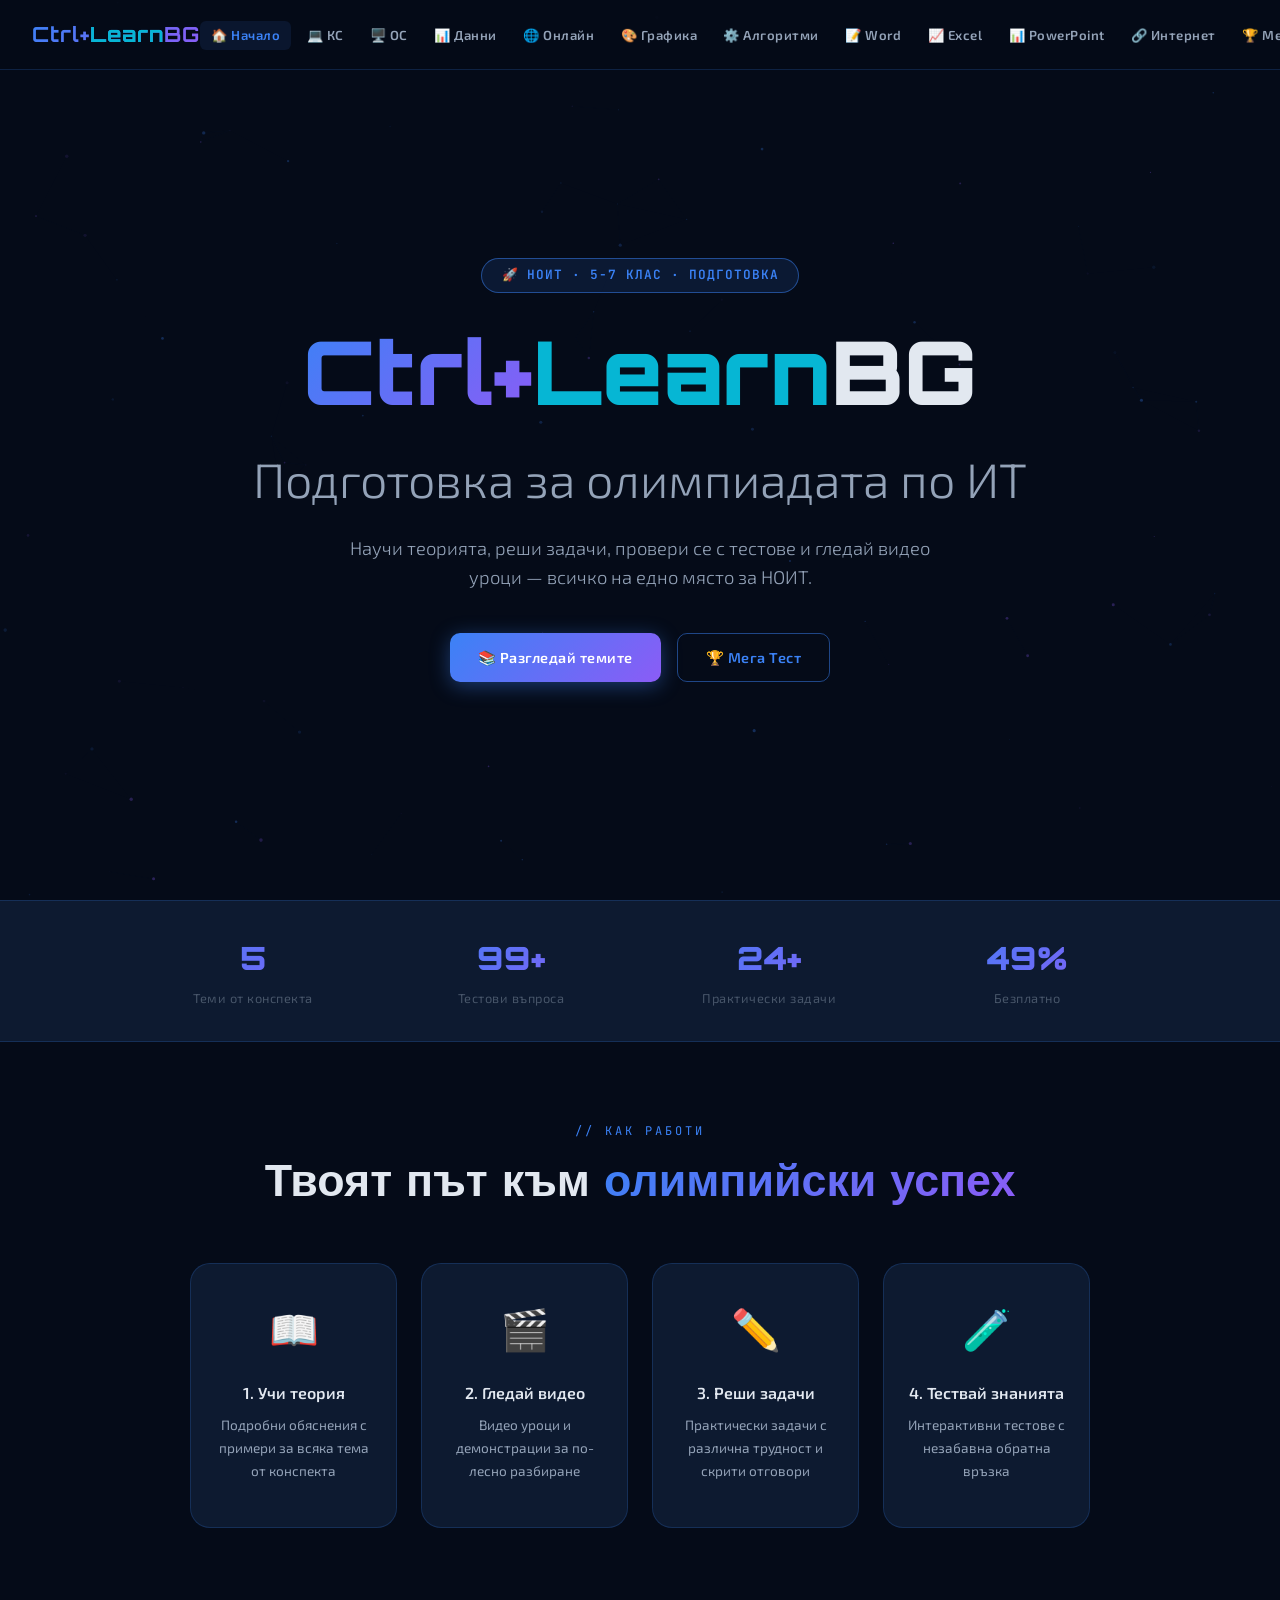
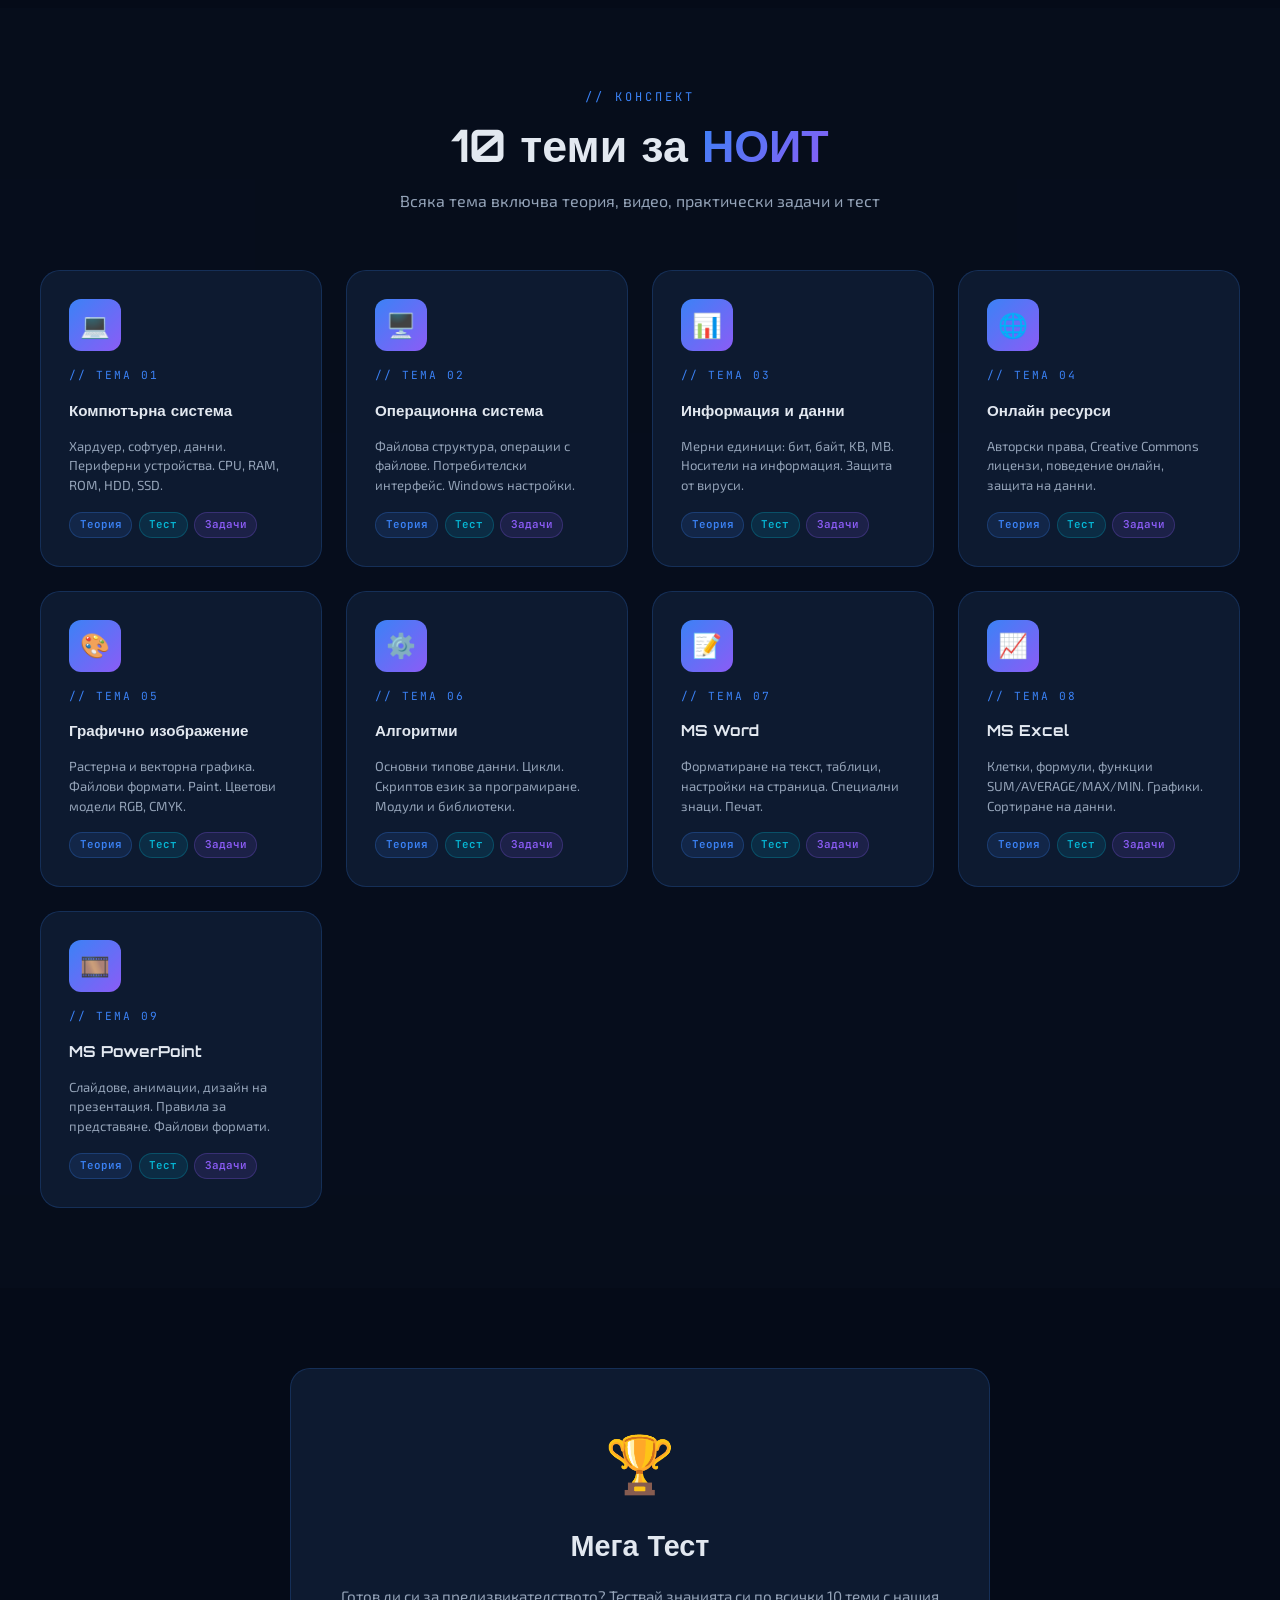
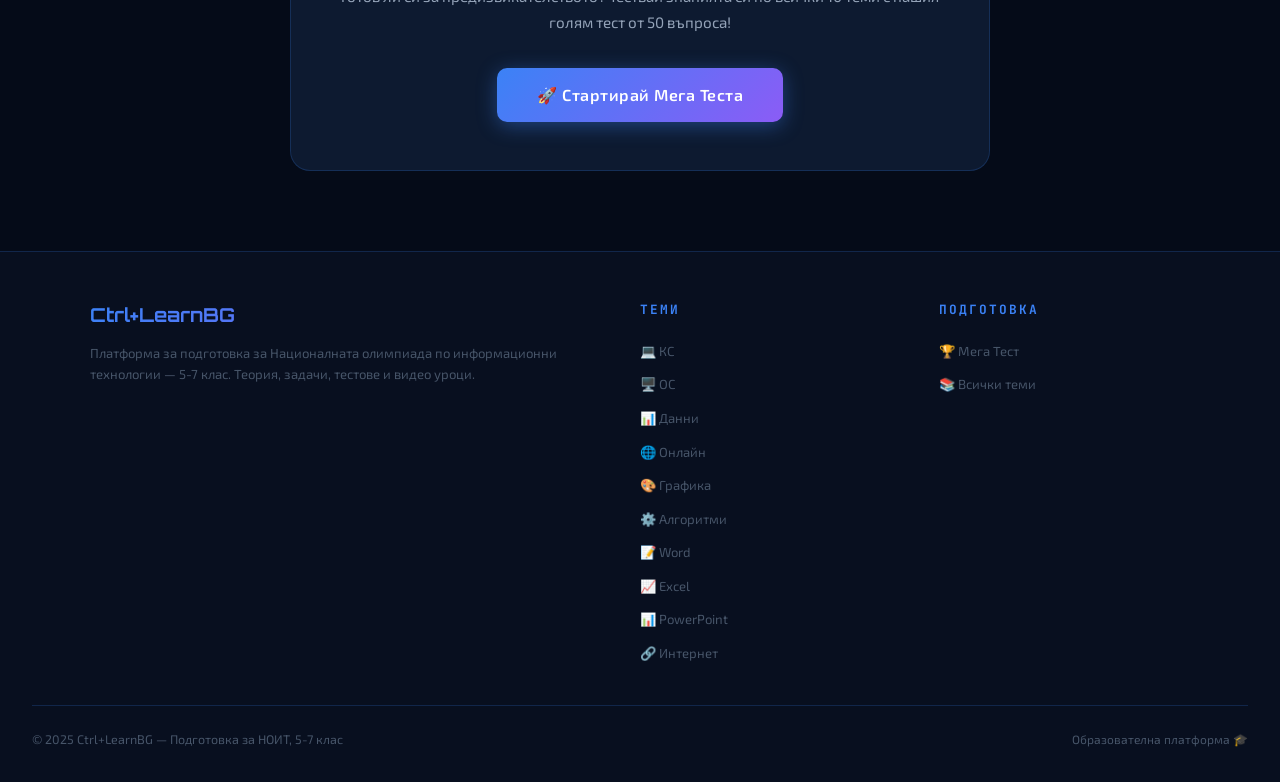
<file: index.html>
<!DOCTYPE html>
<html lang="bg">
<head>
  <meta charset="UTF-8">
  <meta name="viewport" content="width=device-width, initial-scale=1.0">
  <title>Ctrl+LearnBG — Подготовка за НОИТ 5-7 клас</title>
  <meta name="description" content="Безплатна платформа за подготовка за Националната олимпиада по ИТ за 5-7 клас. Теория, видео, задачи и тестове.">
  <link rel="stylesheet" href="css/style.css">
</head>
<body>

<canvas id="particles-canvas"></canvas>

<!-- NAV injected by nav.js -->

<div class="page-wrapper">

  <!-- ======== HERO ======== -->
  <section class="hero">
    <div class="hero-content">
      <div class="hero-badge">
        <span>🚀</span> НОИТ · 5-7 КЛАС · ПОДГОТОВКА
      </div>
      <h1 class="hero-title">
        <span class="gradient-text">Ctrl+</span><span class="cyan-text">Learn</span>BG<br>
        <span style="font-size:0.55em; color: var(--text-secondary); font-weight:300; font-family: var(--font-body);">Подготовка за олимпиадата по ИТ</span>
      </h1>
      <p class="hero-subtitle">
        Научи теорията, реши задачи, провери се с тестове и гледай видео уроци — всичко на едно място за НОИТ.
      </p>
      <div class="hero-buttons">
        <a href="#topics" class="btn btn-primary">📚 Разгледай темите</a>
        <a href="pages/mega-test.html" class="btn btn-outline">🏆 Мега Тест</a>
      </div>
    </div>
  </section>

  <!-- ======== STATS ======== -->
  <div class="stats-bar">
    <div class="stats-inner">
      <div class="stat-item reveal">
        <div class="stat-value" data-target="10" data-suffix="">0</div>
        <div class="stat-label">Теми от конспекта</div>
      </div>
      <div class="stat-item reveal">
        <div class="stat-value" data-target="200" data-suffix="+">0+</div>
        <div class="stat-label">Тестови въпроса</div>
      </div>
      <div class="stat-item reveal">
        <div class="stat-value" data-target="50" data-suffix="+">0+</div>
        <div class="stat-label">Практически задачи</div>
      </div>
      <div class="stat-item reveal">
        <div class="stat-value" data-target="100" data-suffix="%">0%</div>
        <div class="stat-label">Безплатно</div>
      </div>
    </div>
  </div>

  <!-- ======== HOW IT WORKS ======== -->
  <section class="section">
    <div class="section-header">
      <span class="section-label">// КАК РАБОТИ</span>
      <h2 class="section-title">Твоят път към <span class="gradient-text">олимпийски успех</span></h2>
    </div>
    <div style="max-width:900px; margin:0 auto; display:grid; grid-template-columns: repeat(auto-fit, minmax(200px, 1fr)); gap:1.5rem;">
      <div class="theory-block reveal" style="text-align:center; padding:2rem 1.5rem;">
        <div style="font-size:2.5rem; margin-bottom:1rem;">📖</div>
        <h3 style="color:var(--text-primary); font-size:1rem; margin-bottom:0.5rem;">1. Учи теория</h3>
        <p style="font-size:0.85rem;">Подробни обяснения с примери за всяка тема от конспекта</p>
      </div>
      <div class="theory-block reveal" style="text-align:center; padding:2rem 1.5rem;">
        <div style="font-size:2.5rem; margin-bottom:1rem;">🎬</div>
        <h3 style="color:var(--text-primary); font-size:1rem; margin-bottom:0.5rem;">2. Гледай видео</h3>
        <p style="font-size:0.85rem;">Видео уроци и демонстрации за по-лесно разбиране</p>
      </div>
      <div class="theory-block reveal" style="text-align:center; padding:2rem 1.5rem;">
        <div style="font-size:2.5rem; margin-bottom:1rem;">✏️</div>
        <h3 style="color:var(--text-primary); font-size:1rem; margin-bottom:0.5rem;">3. Реши задачи</h3>
        <p style="font-size:0.85rem;">Практически задачи с различна трудност и скрити отговори</p>
      </div>
      <div class="theory-block reveal" style="text-align:center; padding:2rem 1.5rem;">
        <div style="font-size:2.5rem; margin-bottom:1rem;">🧪</div>
        <h3 style="color:var(--text-primary); font-size:1rem; margin-bottom:0.5rem;">4. Тествай знанията</h3>
        <p style="font-size:0.85rem;">Интерактивни тестове с незабавна обратна връзка</p>
      </div>
    </div>
  </section>

  <!-- ======== TOPICS ======== -->
  <section class="section" id="topics" style="background: rgba(8,15,31,0.6);">
    <div class="section-header">
      <span class="section-label">// КОНСПЕКТ</span>
      <h2 class="section-title">10 теми за <span class="gradient-text">НОИТ</span></h2>
      <p class="section-desc">Всяка тема включва теория, видео, практически задачи и тест</p>
    </div>

    <div class="card-grid">

      <a href="pages/topic-1.html" class="topic-card reveal">
        <div class="card-icon">💻</div>
        <div class="card-number">// ТЕМА 01</div>
        <div class="card-title">Компютърна система</div>
        <div class="card-desc">Хардуер, софтуер, данни. Периферни устройства. CPU, RAM, ROM, HDD, SSD.</div>
        <div class="card-tags"><span class="tag">Теория</span><span class="tag cyan">Тест</span><span class="tag purple">Задачи</span></div>
      </a>

      <a href="pages/topic-2.html" class="topic-card reveal">
        <div class="card-icon">🖥️</div>
        <div class="card-number">// ТЕМА 02</div>
        <div class="card-title">Операционна система</div>
        <div class="card-desc">Файлова структура, операции с файлове. Потребителски интерфейс. Windows настройки.</div>
        <div class="card-tags"><span class="tag">Теория</span><span class="tag cyan">Тест</span><span class="tag purple">Задачи</span></div>
      </a>

      <a href="pages/topic-3.html" class="topic-card reveal">
        <div class="card-icon">📊</div>
        <div class="card-number">// ТЕМА 03</div>
        <div class="card-title">Информация и данни</div>
        <div class="card-desc">Мерни единици: бит, байт, KB, MB. Носители на информация. Защита от вируси.</div>
        <div class="card-tags"><span class="tag">Теория</span><span class="tag cyan">Тест</span><span class="tag purple">Задачи</span></div>
      </a>

      <a href="pages/topic-4.html" class="topic-card reveal">
        <div class="card-icon">🌐</div>
        <div class="card-number">// ТЕМА 04</div>
        <div class="card-title">Онлайн ресурси</div>
        <div class="card-desc">Авторски права, Creative Commons лицензи, поведение онлайн, защита на данни.</div>
        <div class="card-tags"><span class="tag">Теория</span><span class="tag cyan">Тест</span><span class="tag purple">Задачи</span></div>
      </a>

      <a href="pages/topic-5.html" class="topic-card reveal">
        <div class="card-icon">🎨</div>
        <div class="card-number">// ТЕМА 05</div>
        <div class="card-title">Графично изображение</div>
        <div class="card-desc">Растерна и векторна графика. Файлови формати. Paint. Цветови модели RGB, CMYK.</div>
        <div class="card-tags"><span class="tag">Теория</span><span class="tag cyan">Тест</span><span class="tag purple">Задачи</span></div>
      </a>

      <a href="pages/topic-6.html" class="topic-card reveal">
        <div class="card-icon">⚙️</div>
        <div class="card-number">// ТЕМА 06</div>
        <div class="card-title">Алгоритми</div>
        <div class="card-desc">Основни типове данни. Цикли. Скриптов език за програмиране. Модули и библиотеки.</div>
        <div class="card-tags"><span class="tag">Теория</span><span class="tag cyan">Тест</span><span class="tag purple">Задачи</span></div>
      </a>

      <a href="pages/topic-7.html" class="topic-card reveal">
        <div class="card-icon">📝</div>
        <div class="card-number">// ТЕМА 07</div>
        <div class="card-title">MS Word</div>
        <div class="card-desc">Форматиране на текст, таблици, настройки на страница. Специални знаци. Печат.</div>
        <div class="card-tags"><span class="tag">Теория</span><span class="tag cyan">Тест</span><span class="tag purple">Задачи</span></div>
      </a>

      <a href="pages/topic-8.html" class="topic-card reveal">
        <div class="card-icon">📈</div>
        <div class="card-number">// ТЕМА 08</div>
        <div class="card-title">MS Excel</div>
        <div class="card-desc">Клетки, формули, функции SUM/AVERAGE/MAX/MIN. Графики. Сортиране на данни.</div>
        <div class="card-tags"><span class="tag">Теория</span><span class="tag cyan">Тест</span><span class="tag purple">Задачи</span></div>
      </a>

      <a href="pages/topic-9.html" class="topic-card reveal">
        <div class="card-icon">🎞️</div>
        <div class="card-number">// ТЕМА 09</div>
        <div class="card-title">MS PowerPoint</div>
        <div class="card-desc">Слайдове, анимации, дизайн на презентация. Правила за представяне. Файлови формати.</div>
        <div class="card-tags"><span class="tag">Теория</span><span class="tag cyan">Тест</span><span class="tag purple">Задачи</span></div>
      </a>

      <a href="pages/topic-10.html" class="topic-card reveal">
        <div class="card-icon">🔗</div>
        <div class="card-number">// ТЕМА 10</div>
        <div class="card-title">Интернет</div>
        <div class="card-desc">Глобална мрежа, начини за достъп. Ел. поща, прикачени файлове. Комуникация в реално време.</div>
        <div class="card-tags"><span class="tag">Теория</span><span class="tag cyan">Тест</span><span class="tag purple">Задачи</span></div>
      </a>

    </div>
  </section>

  <!-- ======== MEGA TEST CTA ======== -->
  <section class="section" style="text-align:center;">
    <div style="max-width:700px; margin:0 auto;">
      <div class="theory-block glow-pulse" style="padding:3rem 2rem;">
        <div style="font-size:3.5rem; margin-bottom:1rem;">🏆</div>
        <h2 style="font-family:var(--font-display); font-size:1.8rem; color:var(--text-primary); border:none; padding:0; margin-bottom:1rem; display:block;">Мега Тест</h2>
        <p style="color:var(--text-secondary); margin-bottom:2rem; font-size:0.95rem;">
          Готов ли си за предизвикателството? Тествай знанията си по всички 10 теми с нашия голям тест от 50 въпроса!
        </p>
        <a href="pages/mega-test.html" class="btn btn-primary" style="font-size:1rem; padding:0.9rem 2.5rem;">
          🚀 Стартирай Мега Теста
        </a>
      </div>
    </div>
  </section>

</div><!-- /.page-wrapper -->

<script src="js/main.js"></script>
<script src="js/nav.js"></script>
</body>
</html>
</file>
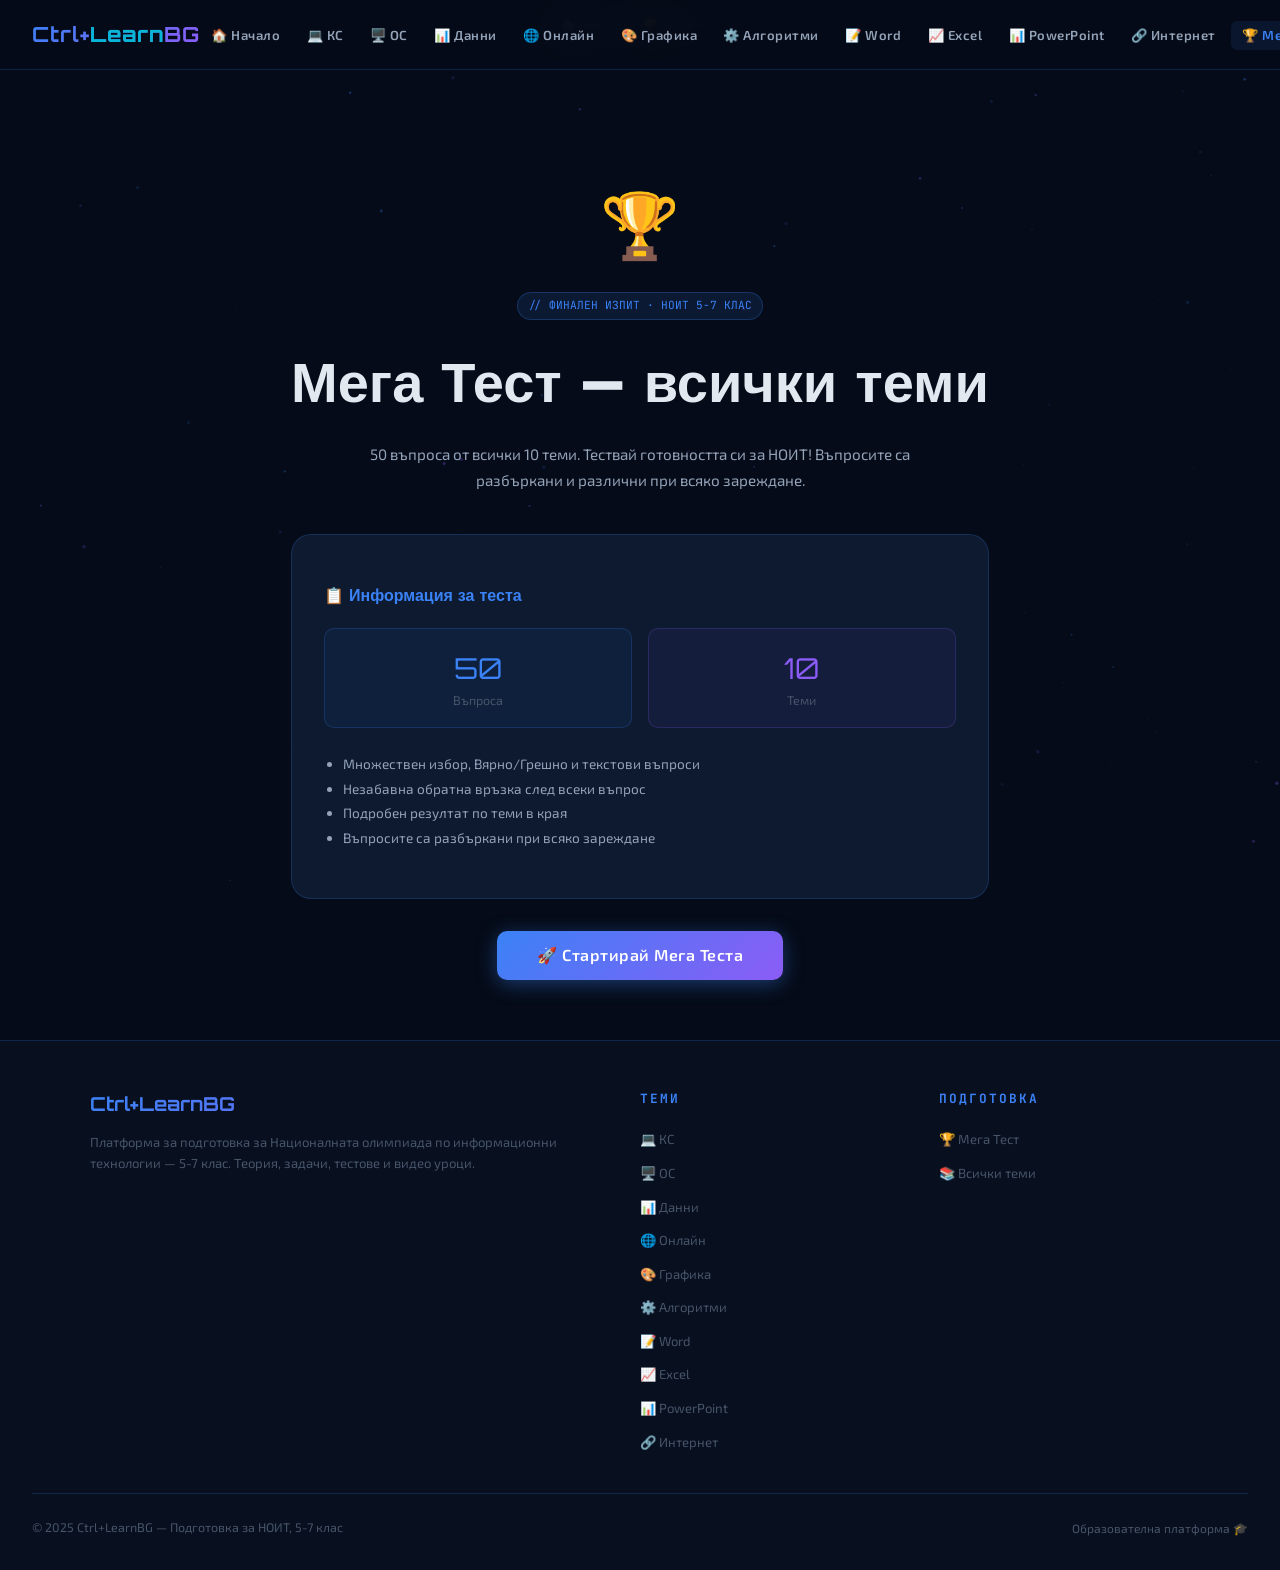
<file: pages/mega-test.html>
<!DOCTYPE html>
<html lang="bg">
<head>
  <meta charset="UTF-8">
  <meta name="viewport" content="width=device-width, initial-scale=1.0">
  <title>Мега Тест — НОИТ 5-7 клас | Ctrl+LearnBG</title>
  <link rel="stylesheet" href="../css/style.css">
  <style>
    .mega-hero {
      min-height: 55vh;
      display: flex;
      align-items: center;
      justify-content: center;
      text-align: center;
      padding: 120px 2rem 60px;
    }

    .mega-start-card {
      background: var(--bg-card);
      border: 1px solid var(--border);
      border-radius: var(--radius-lg);
      padding: 3rem 2rem;
      max-width: 700px;
      margin: 0 auto;
    }

    .topic-progress-row {
      display: flex;
      align-items: center;
      gap: 0.75rem;
      padding: 0.5rem 0;
      border-bottom: 1px solid rgba(59,130,246,0.08);
      font-size: 0.85rem;
    }
    .topic-progress-row:last-child { border-bottom: none; }
    .topic-name { flex: 1; color: var(--text-secondary); }
    .topic-score { font-family: var(--font-mono); font-size: 0.8rem; color: var(--accent-cyan); }
    .mini-bar { width: 80px; height: 4px; background: var(--bg-secondary); border-radius: 2px; overflow: hidden; }
    .mini-bar-fill { height: 100%; background: var(--gradient-main); border-radius: 2px; transition: width 0.5s ease; }

    .mega-score-ring {
      width: 140px;
      height: 140px;
      border-radius: 50%;
      background: conic-gradient(var(--accent-blue) var(--pct, 0%), var(--bg-card) 0%);
      display: flex;
      align-items: center;
      justify-content: center;
      margin: 0 auto 1.5rem;
      position: relative;
    }
    .mega-score-ring::before {
      content: '';
      position: absolute;
      inset: 12px;
      background: var(--bg-primary);
      border-radius: 50%;
    }
    .mega-score-ring .ring-text {
      position: relative;
      z-index: 1;
      font-family: var(--font-display);
      font-size: 1.6rem;
      font-weight: 900;
      background: var(--gradient-main);
      -webkit-background-clip: text;
      -webkit-text-fill-color: transparent;
      background-clip: text;
    }

    .topic-badge {
      display: inline-flex;
      align-items: center;
      gap: 0.4rem;
      font-family: var(--font-mono);
      font-size: 0.7rem;
      padding: 0.25rem 0.65rem;
      border-radius: 20px;
      background: rgba(59,130,246,0.12);
      border: 1px solid rgba(59,130,246,0.25);
      color: var(--accent-blue);
      margin-bottom: 1rem;
    }
  </style>
</head>
<body>
<canvas id="particles-canvas"></canvas>
<div class="page-wrapper">

  <div class="breadcrumb">
    <a href="../index.html">🏠 Начало</a>
    <span class="sep">›</span>
    <span>🏆 Мега Тест</span>
  </div>

  <!-- START SCREEN -->
  <div id="screen-start">
    <section class="mega-hero">
      <div>
        <div style="font-size:4rem; margin-bottom:1rem;">🏆</div>
        <div class="topic-badge">// ФИНАЛЕН ИЗПИТ · НОИТ 5-7 КЛАС</div>
        <h1 class="topic-hero-title" style="font-size:clamp(2rem,6vw,3.5rem);">
          Мега Тест — <span class="gradient-text">всички теми</span>
        </h1>
        <p style="color:var(--text-secondary); max-width:550px; margin:0 auto 2.5rem; font-size:0.95rem; line-height:1.7;">
          50 въпроса от всички 10 теми. Тествай готовността си за НОИТ! Въпросите са разбъркани и различни при всяко зареждане.
        </p>

        <div class="mega-start-card" style="margin-bottom:2rem; text-align:left;">
          <h3 style="font-family:var(--font-display); font-size:1rem; color:var(--accent-blue); margin-bottom:1.25rem;">📋 Информация за теста</h3>
          <div style="display:grid; grid-template-columns:1fr 1fr; gap:1rem; margin-bottom:1.5rem;">
            <div style="background:rgba(59,130,246,0.06); border:1px solid var(--border); border-radius:10px; padding:1rem; text-align:center;">
              <div style="font-family:var(--font-display); font-size:1.8rem; color:var(--accent-blue);">50</div>
              <div style="font-size:0.78rem; color:var(--text-muted);">Въпроса</div>
            </div>
            <div style="background:rgba(139,92,246,0.06); border:1px solid rgba(139,92,246,0.2); border-radius:10px; padding:1rem; text-align:center;">
              <div style="font-family:var(--font-display); font-size:1.8rem; color:var(--accent-purple);">10</div>
              <div style="font-size:0.78rem; color:var(--text-muted);">Теми</div>
            </div>
          </div>
          <ul style="color:var(--text-secondary); font-size:0.85rem; line-height:1.8; padding-left:1.2rem;">
            <li>Множествен избор, Вярно/Грешно и текстови въпроси</li>
            <li>Незабавна обратна връзка след всеки въпрос</li>
            <li>Подробен резултат по теми в края</li>
            <li>Въпросите са разбъркани при всяко зареждане</li>
          </ul>
        </div>

        <button class="btn btn-primary" onclick="startMegaTest()" style="font-size:1rem; padding:0.9rem 2.5rem;">
          🚀 Стартирай Мега Теста
        </button>
      </div>
    </section>
  </div>

  <!-- QUIZ SCREEN -->
  <div id="screen-quiz" class="hidden" style="padding:100px 2rem 4rem;">
    <div style="max-width:800px; margin:0 auto;">
      <div style="display:flex; justify-content:space-between; align-items:center; margin-bottom:1rem;">
        <div class="topic-badge" id="current-topic-label">// ТЕМА</div>
        <span class="quiz-score-badge" id="mega-score-live">⭐ 0 точки</span>
      </div>
      <div class="quiz-progress-bar" style="margin-bottom:0.5rem;">
        <div class="quiz-progress-fill" id="mega-progress-fill" style="width:0%"></div>
      </div>
      <div style="display:flex; justify-content:space-between; font-family:var(--font-mono); font-size:0.72rem; color:var(--text-muted); margin-bottom:2rem;">
        <span id="mega-counter">Въпрос 1 от 50</span>
        <span id="mega-pct">0%</span>
      </div>
      <div id="mega-quiz-area"></div>
    </div>
  </div>

  <!-- RESULT SCREEN -->
  <div id="screen-result" class="hidden" style="padding:100px 2rem 4rem;">
    <div style="max-width:800px; margin:0 auto;">
      <div style="text-align:center; margin-bottom:2rem;">
        <div id="result-emoji" style="font-size:4rem; margin-bottom:1rem;"></div>
        <h2 id="result-title" style="font-family:var(--font-display); font-size:2rem; margin-bottom:0.5rem;"></h2>
        <div class="mega-score-ring" id="result-ring" style="--pct:0deg; margin-top:1.5rem;">
          <div class="ring-text" id="result-score-text">0/50</div>
        </div>
        <p id="result-msg" style="color:var(--text-secondary); margin-bottom:0.5rem;"></p>
        <p id="result-pct" style="font-family:var(--font-mono); font-size:0.9rem; color:var(--accent-cyan);"></p>
      </div>

      <!-- Per-topic breakdown -->
      <div class="theory-block" style="margin-bottom:1.5rem;">
        <h2 style="font-size:1rem;">📊 Резултати по теми</h2>
        <div id="topic-breakdown"></div>
      </div>

      <div style="text-align:center; display:flex; gap:1rem; justify-content:center; flex-wrap:wrap;">
        <button class="btn btn-primary" onclick="location.reload()">🔄 Опитай отново</button>
        <a href="../index.html" class="btn btn-outline">🏠 Начало</a>
      </div>
    </div>
  </div>

</div>

<script src="../js/main.js"></script>
<script src="../js/nav.js"></script>
<script>
/* ============================================
   MEGA TEST ENGINE
   ============================================ */

const MEGA_QUESTIONS = [
  // ТЕМА 1 — Компютърна система
  { topic:1, topicName:'💻 Компютърна система', type:'mc', question:'Компютърната система се състои от:', options:['Само хардуер','Само софтуер','Хардуер, софтуер и данни','Монитор, клавиатура и мишка'], correct:'Хардуер, софтуер и данни' },
  { topic:1, topicName:'💻 Компютърна система', type:'mc', question:'Кое устройство е ВХОДНО?', options:['Монитор','Принтер','Тонколони','Скенер'], correct:'Скенер' },
  { topic:1, topicName:'💻 Компютърна система', type:'tf', question:'RAM памет запазва данните при изключване на компютъра.', correct:'Грешно' },
  { topic:1, topicName:'💻 Компютърна система', type:'mc', question:'CPU означава:', options:['Central Power Unit','Central Processing Unit','Computer Personal Unit','Core Processing Utility'], correct:'Central Processing Unit' },
  { topic:1, topicName:'💻 Компютърна система', type:'mc', question:'SSD се различава от HDD по това, че:', options:['Съхранява по-малко данни','Използва флаш памет вместо магнитни плочи','Работи по-бавно','Е по-евтин'], correct:'Използва флаш памет вместо магнитни плочи' },
  { topic:1, topicName:'💻 Компютърна система', type:'mc', question:'Тактовата честота на процесора се измерва в:', options:['Байтове','MB','Hz (херцове)','Ватове'], correct:'Hz (херцове)' },
  // ТЕМА 2 — Операционна система
  { topic:2, topicName:'🖥️ Операционна система', type:'mc', question:'Операционната система е:', options:['Приложен软件','Хардуер','Системен软件','Мрежова карта'], correct:'Системен软件' },
  { topic:2, topicName:'🖥️ Операционна система', type:'mc', question:'Ctrl+C в Windows изпълнява:', options:['Поставяне','Изрязване','Копиране','Изтриване'], correct:'Копиране' },
  { topic:2, topicName:'🖥️ Операционна система', type:'tf', question:'Контекстното меню се отваря с десен бутон на мишката.', correct:'Вярно' },
  { topic:2, topicName:'🖥️ Операционна система', type:'mc', question:'Разширението на файл .docx означава:', options:['Excel таблица','Word документ','PowerPoint','Снимка'], correct:'Word документ' },
  { topic:2, topicName:'🖥️ Операционна система', type:'mc', question:'Desktop (Работен плот) е:', options:['Програма за писане','Началният екран на Windows','Файлов мениджър','Браузър'], correct:'Началният екран на Windows' },
  { topic:2, topicName:'🖥️ Операционна система', type:'mc', question:'Клавишната комбинация за нова папка е:', options:['Ctrl+N','Ctrl+F','Ctrl+Shift+N','F2'], correct:'Ctrl+Shift+N' },
  // ТЕМА 3 — Информация и данни
  { topic:3, topicName:'📊 Информация и данни', type:'mc', question:'1 байт е равен на:', options:['4 бита','6 бита','8 бита','16 бита'], correct:'8 бита' },
  { topic:3, topicName:'📊 Информация и данни', type:'mc', question:'1 GB = ?', options:['1000 KB','1000 B','1000 MB','1000 TB'], correct:'1000 MB' },
  { topic:3, topicName:'📊 Информация и данни', type:'tf', question:'Компютърният червей сам се копира от система в система.', correct:'Вярно' },
  { topic:3, topicName:'📊 Информация и данни', type:'mc', question:'Рансъмуерът:', options:['Подобрява производителността','Криптира файлове и иска откуп','Е антивирусна програма','Ускорява интернет'], correct:'Криптира файлове и иска откуп' },
  { topic:3, topicName:'📊 Информация и данни', type:'mc', question:'Кой метод на запис използва USB Flash паметта?', options:['Магнитен','Оптичен','Механичен','Електронен'], correct:'Електронен' },
  { topic:3, topicName:'📊 Информация и данни', type:'mc', question:'Windows Defender е:', options:['Вирус','Антивирусна програма','Браузър','Файлов мениджър'], correct:'Антивирусна програма' },
  // ТЕМА 4 — Онлайн ресурси
  { topic:4, topicName:'🌐 Онлайн ресурси', type:'mc', question:'CC BY-NC означава:', options:['Свободно ползване','Само за некомерсиална употреба','Без промени','Само за комерсиална употреба'], correct:'Само за некомерсиална употреба' },
  { topic:4, topicName:'🌐 Онлайн ресурси', type:'tf', question:'CC0 означава, че авторът се отказва от всички права.', correct:'Вярно' },
  { topic:4, topicName:'🌐 Онлайн ресурси', type:'mc', question:'LibreOffice е:', options:['Proprietary软件','Open Source软件','Freeware','Вирус'], correct:'Open Source软件' },
  { topic:4, topicName:'🌐 Онлайн ресурси', type:'mc', question:'Фишингът е метод за:', options:['Бързо сваляне на файлове','Кражба на лични данни чрез измама','Защита на пароли','Оптимизация на мрежа'], correct:'Кражба на лични данни чрез измама' },
  { topic:4, topicName:'🌐 Онлайн ресурси', type:'mc', question:'Нетикетът е:', options:['Вид вирус','Мрежов протокол','Правила за поведение в онлайн среда','Файлов формат'], correct:'Правила за поведение в онлайн среда' },
  { topic:4, topicName:'🌐 Онлайн ресурси', type:'mc', question:'CC BY изисква задължително:', options:['Некомерсиална употреба','Посочване на автора','Без промени','Споделяне под същия лиценз'], correct:'Посочване на автора' },
  // ТЕМА 5 — Графика
  { topic:5, topicName:'🎨 Графично изображение', type:'mc', question:'При преоразмеряване кой вид графика губи качество?', options:['Векторна','Растерна','И двете','Нито една'], correct:'Растерна' },
  { topic:5, topicName:'🎨 Графично изображение', type:'mc', question:'PNG форматът поддържа:', options:['Само 256 цвята','Анимации','Прозрачност','Само черно-бяло'], correct:'Прозрачност' },
  { topic:5, topicName:'🎨 Графично изображение', type:'tf', question:'GIF форматът поддържа анимации.', correct:'Вярно' },
  { topic:5, topicName:'🎨 Графично изображение', type:'mc', question:'RGB цветовият модел е за:', options:['Печат','Екрани и монитори','Архивиране','Компресия'], correct:'Екрани и монитори' },
  { topic:5, topicName:'🎨 Графично изображение', type:'mc', question:'Разделителната способност dpi означава:', options:['Дялове на инч','Точки на инч','Дълбочина на изображение','Диагонал в инчове'], correct:'Точки на инч' },
  { topic:5, topicName:'🎨 Графично изображение', type:'mc', question:'Inkscape и CorelDraw са редактори за:', options:['Растерна графика','Векторна графика','Видео','Звук'], correct:'Векторна графика' },
  // ТЕМА 6 — Алгоритми
  { topic:6, topicName:'⚙️ Алгоритми', type:'mc', question:'range(5) генерира числата:', options:['1,2,3,4,5','0,1,2,3,4','0,1,2,3,4,5','1,2,3,4'], correct:'0,1,2,3,4' },
  { topic:6, topicName:'⚙️ Алгоритми', type:'mc', question:'Кой тип данни е стойността 3.14?', options:['int','str','float','bool'], correct:'float' },
  { topic:6, topicName:'⚙️ Алгоритми', type:'tf', question:'While цикълът се изпълнява докато условието е вярно (True).', correct:'Вярно' },
  { topic:6, topicName:'⚙️ Алгоритми', type:'mc', question:'Командата за включване на модул в Python е:', options:['include','use','import','require'], correct:'import' },
  { topic:6, topicName:'⚙️ Алгоритми', type:'mc', question:'Кой тип данни е [1, 2, 3]?', options:['int','str','bool','list'], correct:'list' },
  { topic:6, topicName:'⚙️ Алгоритми', type:'mc', question:'For цикълът е подходящ, когато:', options:['Броят на повторенията е неизвестен','Броят на повторенията е известен','Условието е False','Няма повторения'], correct:'Броят на повторенията е известен' },
  // ТЕМА 7 — MS Word
  { topic:7, topicName:'📝 MS Word', type:'mc', question:'В MS Word "Bold" означава:', options:['Курсив','Подчертан','Удебелен','Зачертан'], correct:'Удебелен' },
  { topic:7, topicName:'📝 MS Word', type:'mc', question:'Клавишната комбинация за запис в Word е:', options:['Ctrl+P','Ctrl+S','Ctrl+Z','Ctrl+N'], correct:'Ctrl+S' },
  { topic:7, topicName:'📝 MS Word', type:'tf', question:'Landscape означава хоризонтална ориентация на страницата.', correct:'Вярно' },
  { topic:7, topicName:'📝 MS Word', type:'mc', question:'Специални знаци в Word се вмъкват от:', options:['Home → Font','Insert → Symbol','View → Special','Format → Character'], correct:'Insert → Symbol' },
  { topic:7, topicName:'📝 MS Word', type:'mc', question:'Justify подравняването означава:', options:['Ляво','Дясно','Централно','Двустранно разтегнато'], correct:'Двустранно разтегнато' },
  { topic:7, topicName:'📝 MS Word', type:'mc', question:'A4 листът е с размери:', options:['21×29.7 cm','29.7×42 cm','21×27.9 cm','15×21 cm'], correct:'21×29.7 cm' },
  // ТЕМА 8 — MS Excel
  { topic:8, topicName:'📈 MS Excel', type:'mc', question:'Клетката в 2-ри ред и колона B се казва:', options:['2B','B2','ROW2B','B:2'], correct:'B2' },
  { topic:8, topicName:'📈 MS Excel', type:'mc', question:'Функцията за средноаритметично е:', options:['=SUM()','=AVG()','=AVERAGE()','=MEAN()'], correct:'=AVERAGE()' },
  { topic:8, topicName:'📈 MS Excel', type:'tf', question:'Всяка формула в Excel задължително започва с =.', correct:'Вярно' },
  { topic:8, topicName:'📈 MS Excel', type:'mc', question:'=MAX(A1:A5) връща:', options:['Сумата','Средната стойност','Максималната стойност','Минималната стойност'], correct:'Максималната стойност' },
  { topic:8, topicName:'📈 MS Excel', type:'mc', question:'=IF(A1>10,"Да","Не") — ако A1=7, резултатът е:', options:['Да','Не','7','Грешка'], correct:'Не' },
  // ТЕМА 9 — PowerPoint
  { topic:9, topicName:'🎞️ MS PowerPoint', type:'mc', question:'Transition ефектите в PowerPoint са:', options:['Анимации на обекти','Ефекти при смяна на слайдове','Цветови теми','Шрифтове'], correct:'Ефекти при смяна на слайдове' },
  { topic:9, topicName:'🎞️ MS PowerPoint', type:'mc', question:'Кой формат отваря директно като SlideShow?', options:['.pptx','.ppt','.pps','.docx'], correct:'.pps' },
  { topic:9, topicName:'🎞️ MS PowerPoint', type:'mc', question:'Препоръчителният минимален размер на шрифта в презентация е:', options:['10pt','16pt','24pt','36pt'], correct:'24pt' },
  // ТЕМА 10 — Интернет
  { topic:10, topicName:'🔗 Интернет', type:'mc', question:'Кой достъп до интернет е НАЙ-БЪРз?', options:['DSL','WiFi','Оптичен (Fiber)','3G'], correct:'Оптичен (Fiber)' },
  { topic:10, topicName:'🔗 Интернет', type:'tf', question:'HTTPS означава защитена (криптирана) връзка.', correct:'Вярно' },
  { topic:10, topicName:'🔗 Интернет', type:'mc', question:'BCC в имейл означава:', options:['Копие до видим получател','Скрито копие','Тема на писмото','Прикачен файл'], correct:'Скрито копие' },
];

let megaQ = [];
let megaCurrent = 0;
let megaScore = 0;
let megaAnswered = false;
let topicScores = {};

function startMegaTest() {
  // Shuffle all questions
  megaQ = [...MEGA_QUESTIONS].sort(() => Math.random() - 0.5);
  megaCurrent = 0;
  megaScore = 0;
  topicScores = {};

  document.getElementById('screen-start').classList.add('hidden');
  document.getElementById('screen-quiz').classList.remove('hidden');
  renderMegaQuestion();
}

function renderMegaQuestion() {
  if (megaCurrent >= megaQ.length) {
    showMegaResult();
    return;
  }
  megaAnswered = false;
  const q = megaQ[megaCurrent];
  const pct = Math.round(megaCurrent / megaQ.length * 100);

  document.getElementById('mega-progress-fill').style.width = pct + '%';
  document.getElementById('mega-counter').textContent = `Въпрос ${megaCurrent + 1} от ${megaQ.length}`;
  document.getElementById('mega-pct').textContent = pct + '%';
  document.getElementById('mega-score-live').textContent = `⭐ ${megaScore} точки`;
  document.getElementById('current-topic-label').textContent = `// ${q.topicName}`;

  const letters = ['А', 'Б', 'В', 'Г'];
  let optionsHTML = '';

  if (q.type === 'mc') {
    const opts = [...q.options].sort(() => Math.random() - 0.5);
    opts.forEach((opt, i) => {
      optionsHTML += `<button class="option-btn" data-value="${opt}" onclick="megaCheck(this,'${q.correct.replace(/'/g,"\\'")}')"><span class="opt-letter">${letters[i]}</span>${opt}</button>`;
    });
  } else if (q.type === 'tf') {
    optionsHTML = `
      <button class="option-btn" data-value="Вярно" onclick="megaCheck(this,'${q.correct}')"><span class="opt-letter">А</span>Вярно ✅</button>
      <button class="option-btn" data-value="Грешно" onclick="megaCheck(this,'${q.correct}')"><span class="opt-letter">Б</span>Грешно ❌</button>`;
  }

  document.getElementById('mega-quiz-area').innerHTML = `
    <div class="question-card">
      <span class="question-type-label">${q.type === 'mc' ? '▣ МНОЖЕСТВЕН ИЗБОР' : '◎ ВЯРНО / ГРЕШНО'}</span>
      <p class="question-text">${q.question}</p>
      <div class="options-grid">${optionsHTML}</div>
      <div class="quiz-feedback" id="mega-fb"></div>
    </div>
    <div class="quiz-nav" style="justify-content:flex-end;">
      <button class="btn btn-outline btn-sm" id="mega-skip" onclick="megaSkip()">Пропусни →</button>
      <button class="btn btn-primary" id="mega-next" onclick="megaNext()" style="display:none">Следващ →</button>
    </div>`;
}

window.megaCheck = function(btn, correct) {
  if (megaAnswered) return;
  megaAnswered = true;
  const allBtns = document.querySelectorAll('#mega-quiz-area .option-btn');
  const fb = document.getElementById('mega-fb');
  const q = megaQ[megaCurrent];

  allBtns.forEach(b => {
    b.disabled = true;
    if (b.dataset.value === correct) b.classList.add('correct');
  });

  if (btn.dataset.value === correct) {
    btn.classList.add('correct');
    fb.className = 'quiz-feedback correct-fb';
    fb.textContent = '✅ Браво! Верен отговор!';
    megaScore++;
    // Track topic score
    if (!topicScores[q.topic]) topicScores[q.topic] = { name: q.topicName, correct: 0, total: 0 };
    topicScores[q.topic].correct++;
  } else {
    btn.classList.add('wrong');
    fb.className = 'quiz-feedback wrong-fb';
    fb.textContent = `❌ Грешно. Верният отговор е: ${correct}`;
  }

  if (!topicScores[q.topic]) topicScores[q.topic] = { name: q.topicName, correct: 0, total: 0 };
  topicScores[q.topic].total++;

  document.getElementById('mega-skip').style.display = 'none';
  document.getElementById('mega-next').style.display = 'inline-flex';
  document.getElementById('mega-score-live').textContent = `⭐ ${megaScore} точки`;
};

window.megaSkip = function() {
  const q = megaQ[megaCurrent];
  if (!topicScores[q.topic]) topicScores[q.topic] = { name: q.topicName, correct: 0, total: 0 };
  topicScores[q.topic].total++;
  megaCurrent++;
  renderMegaQuestion();
};

window.megaNext = function() {
  megaCurrent++;
  renderMegaQuestion();
};

function showMegaResult() {
  document.getElementById('screen-quiz').classList.add('hidden');
  document.getElementById('screen-result').classList.remove('hidden');

  const total = megaQ.length;
  const pct = Math.round(megaScore / total * 100);

  let emoji = '😔', title = 'Продължавай напред!', msg = 'Прегледай теорията и опитай отново.';
  if (pct >= 90) { emoji = '🏆'; title = 'Олимпийски резултат!'; msg = 'Изключително представяне! Готов/а си за НОИТ!'; }
  else if (pct >= 75) { emoji = '🥇'; title = 'Отличен резултат!'; msg = 'Много добре! Само малко повече и ще си перфектен/на.'; }
  else if (pct >= 60) { emoji = '🥈'; title = 'Добро представяне!'; msg = 'Добра работа! Прегледай по-слабите теми.'; }
  else if (pct >= 40) { emoji = '👍'; title = 'Горе-долу!'; msg = 'Нужна е повече подготовка. Не се отказвай!'; }

  document.getElementById('result-emoji').textContent = emoji;
  document.getElementById('result-title').textContent = title;
  document.getElementById('result-score-text').textContent = `${megaScore}/${total}`;
  document.getElementById('result-msg').textContent = msg;
  document.getElementById('result-pct').textContent = `${pct}% правилни отговора`;

  // Animate ring
  const ring = document.getElementById('result-ring');
  ring.style.setProperty('--pct', `${pct * 3.6}deg`);

  // Topic breakdown
  const breakdown = document.getElementById('topic-breakdown');
  const rows = Object.entries(topicScores).map(([topicId, data]) => {
    const t = data.total || 1;
    const p = Math.round(data.correct / t * 100);
    return `
      <div class="topic-progress-row">
        <span class="topic-name">${data.name}</span>
        <div class="mini-bar"><div class="mini-bar-fill" style="width:${p}%"></div></div>
        <span class="topic-score">${data.correct}/${data.total} (${p}%)</span>
      </div>`;
  }).join('');
  breakdown.innerHTML = rows || '<p style="color:var(--text-muted); font-size:0.85rem;">Няма данни.</p>';
}
</script>
</body>
</html>
</file>
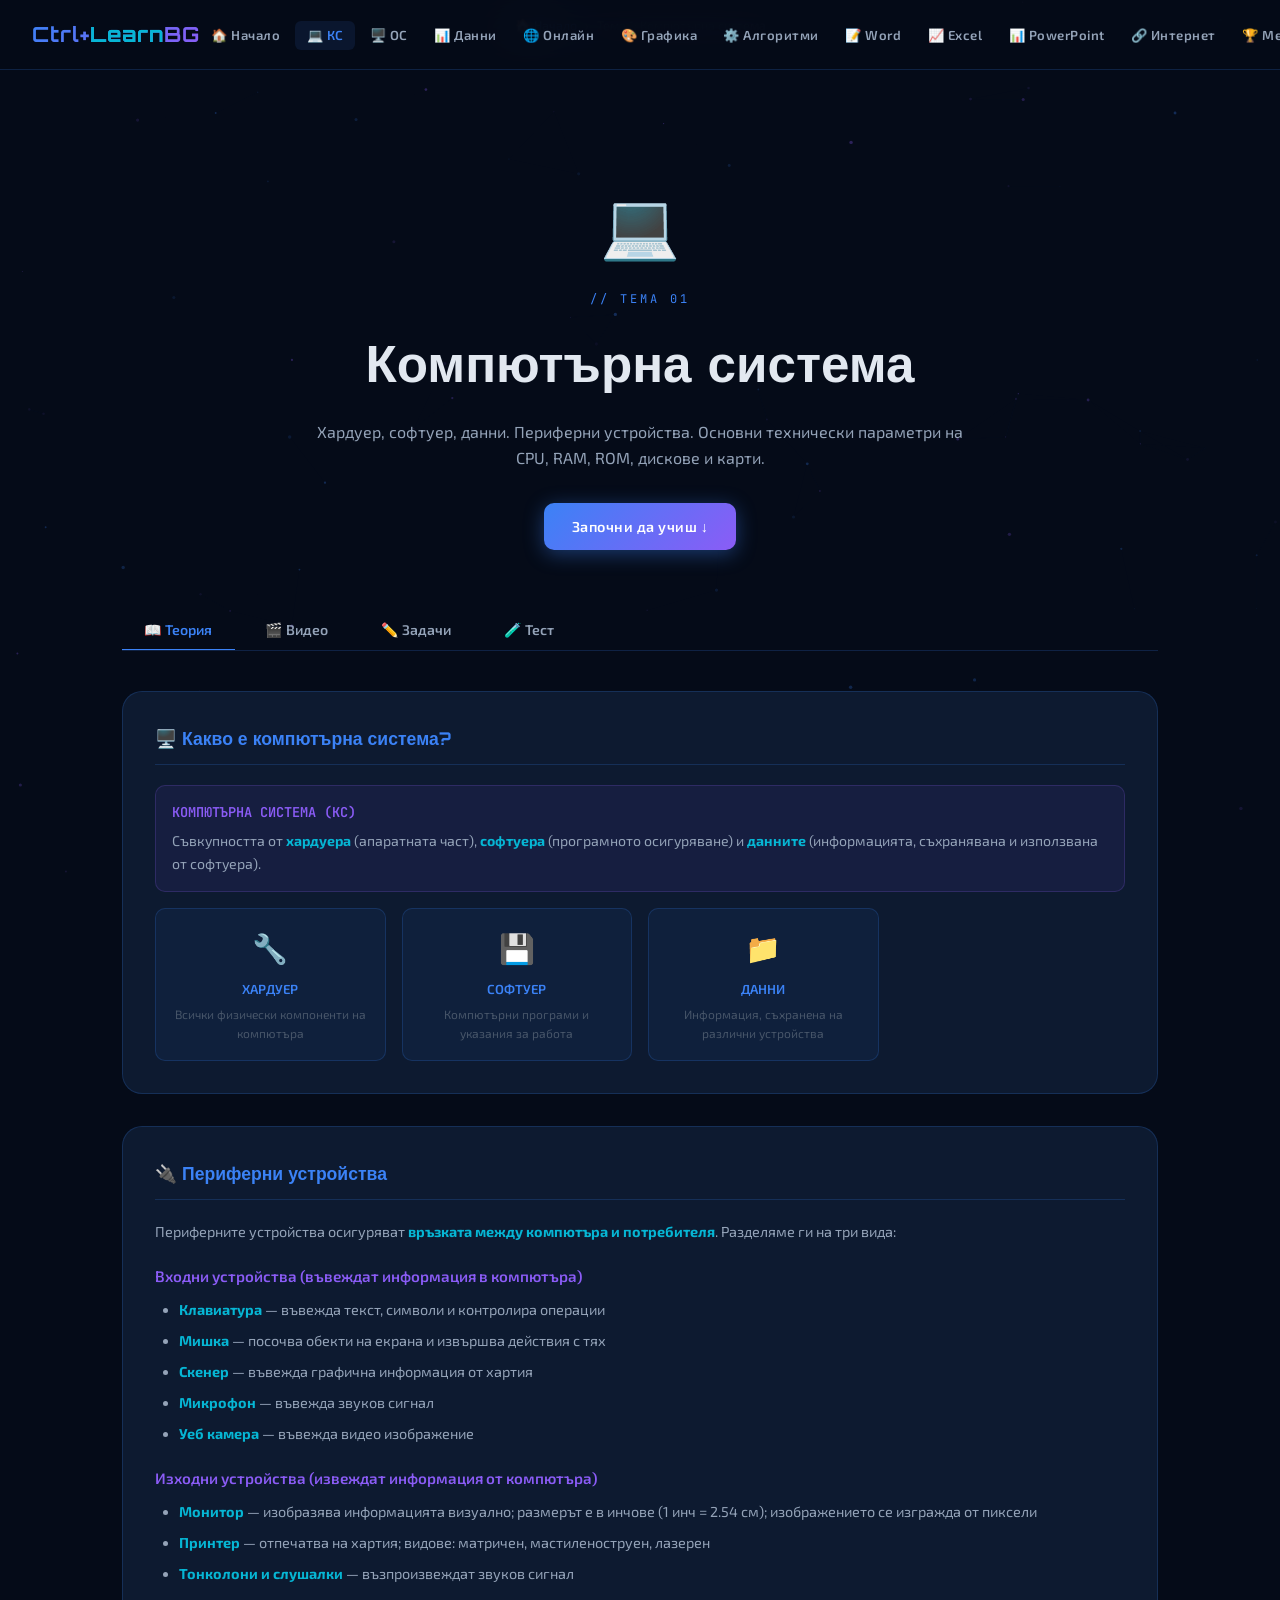
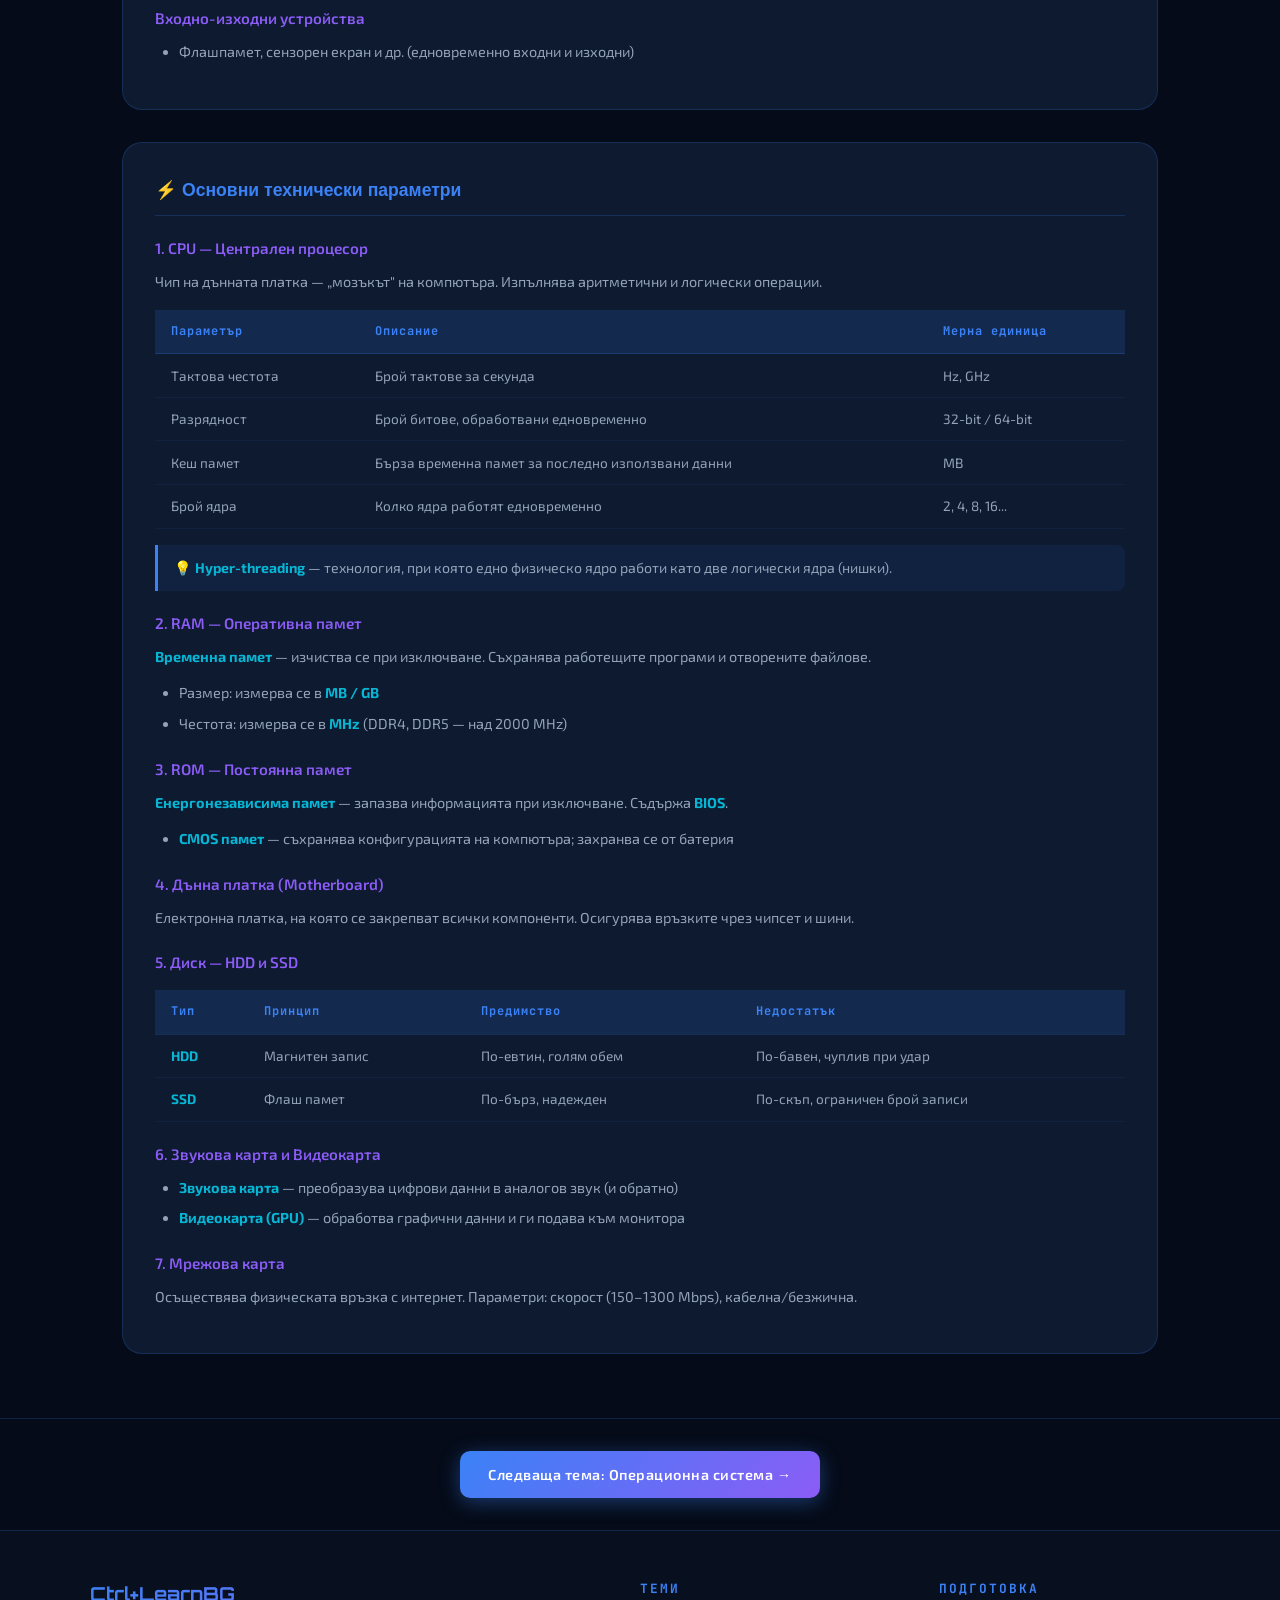
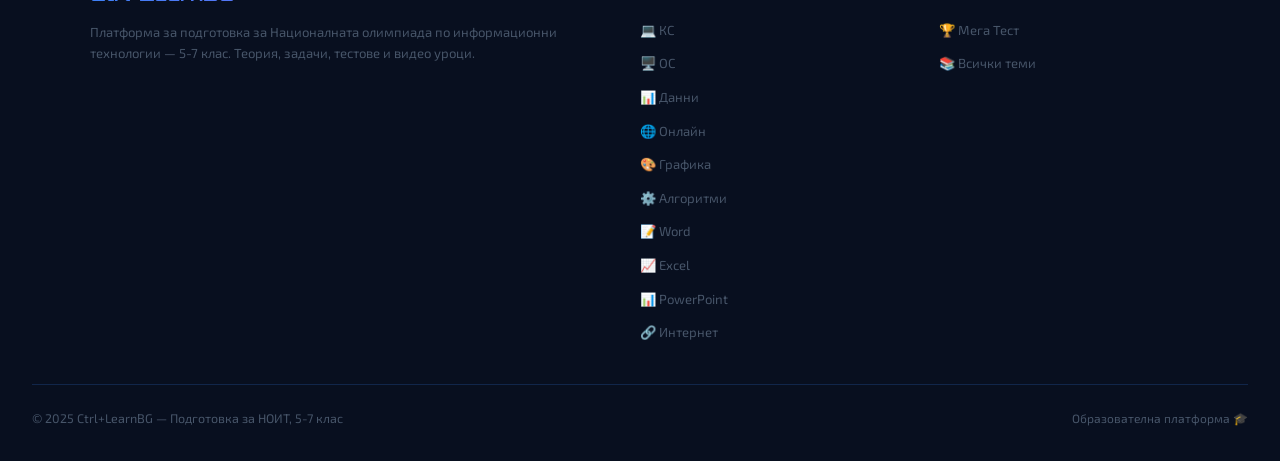
<file: pages/topic-1.html>
<!DOCTYPE html>
<html lang="bg">
<head>
  <meta charset="UTF-8">
  <meta name="viewport" content="width=device-width, initial-scale=1.0">
  <title>Тема 1: Компютърна система | Ctrl+LearnBG</title>
  <link rel="stylesheet" href="../css/style.css">
</head>
<body>
<canvas id="particles-canvas"></canvas>
<div class="page-wrapper">

  <div class="breadcrumb">
    <a href="../index.html">🏠 Начало</a>
    <span class="sep">›</span>
    <span>Тема 1: Компютърна система</span>
  </div>

  <div class="topic-hero">
    <span class="topic-hero-icon">💻</span>
    <span class="topic-hero-num">// ТЕМА 01</span>
    <h1 class="topic-hero-title">Компютърна <span class="gradient-text">система</span></h1>
    <p class="topic-hero-desc">Хардуер, софтуер, данни. Периферни устройства. Основни технически параметри на CPU, RAM, ROM, дискове и карти.</p>
    <a href="#tabs-section" class="btn btn-primary">Започни да учиш ↓</a>
  </div>

  <div class="tabs-container" id="tabs-section">
    <div class="tabs-nav">
      <button class="tab-btn active" data-tab="theory">📖 Теория</button>
      <button class="tab-btn" data-tab="video">🎬 Видео</button>
      <button class="tab-btn" data-tab="tasks">✏️ Задачи</button>
      <button class="tab-btn" data-tab="test">🧪 Тест</button>
    </div>

    <!-- ======== THEORY ======== -->
    <div class="tab-panel active" id="tab-theory">
      <div class="theory-content">

        <div class="theory-block reveal">
          <h2>🖥️ Какво е компютърна система?</h2>
          <div class="definition">
            <div class="def-term">КОМПЮТЪРНА СИСТЕМА (КС)</div>
            <div class="def-body">Съвкупността от <strong>хардуера</strong> (апаратната част), <strong>софтуера</strong> (програмното осигуряване) и <strong>данните</strong> (информацията, съхранявана и използвана от софтуера).</div>
          </div>
          <div class="info-grid">
            <div class="info-item">
              <div class="info-icon">🔧</div>
              <div class="info-name">ХАРДУЕР</div>
              <div class="info-desc">Всички физически компоненти на компютъра</div>
            </div>
            <div class="info-item">
              <div class="info-icon">💾</div>
              <div class="info-name">СОФТУЕР</div>
              <div class="info-desc">Компютърни програми и указания за работа</div>
            </div>
            <div class="info-item">
              <div class="info-icon">📁</div>
              <div class="info-name">ДАННИ</div>
              <div class="info-desc">Информация, съхранена на различни устройства</div>
            </div>
          </div>
        </div>

        <div class="theory-block reveal">
          <h2>🔌 Периферни устройства</h2>
          <p>Периферните устройства осигуряват <strong>връзката между компютъра и потребителя</strong>. Разделяме ги на три вида:</p>

          <h3>Входни устройства (въвеждат информация в компютъра)</h3>
          <ul>
            <li><strong>Клавиатура</strong> — въвежда текст, символи и контролира операции</li>
            <li><strong>Мишка</strong> — посочва обекти на екрана и извършва действия с тях</li>
            <li><strong>Скенер</strong> — въвежда графична информация от хартия</li>
            <li><strong>Микрофон</strong> — въвежда звуков сигнал</li>
            <li><strong>Уеб камера</strong> — въвежда видео изображение</li>
          </ul>

          <h3>Изходни устройства (извеждат информация от компютъра)</h3>
          <ul>
            <li><strong>Монитор</strong> — изобразява информацията визуално; размерът е в инчове (1 инч = 2.54 см); изображението се изгражда от пиксели</li>
            <li><strong>Принтер</strong> — отпечатва на хартия; видове: матричен, мастиленоструен, лазерен</li>
            <li><strong>Тонколони и слушалки</strong> — възпроизвеждат звуков сигнал</li>
          </ul>

          <h3>Входно-изходни устройства</h3>
          <ul>
            <li>Флашпамет, сензорен екран и др. (едновременно входни и изходни)</li>
          </ul>
        </div>

        <div class="theory-block reveal">
          <h2>⚡ Основни технически параметри</h2>

          <h3>1. CPU — Централен процесор</h3>
          <p>Чип на дънната платка — „мозъкът" на компютъра. Изпълнява аритметични и логически операции.</p>
          <table class="data-table">
            <tr><th>Параметър</th><th>Описание</th><th>Мерна единица</th></tr>
            <tr><td>Тактова честота</td><td>Брой тактове за секунда</td><td>Hz, GHz</td></tr>
            <tr><td>Разрядност</td><td>Брой битове, обработвани едновременно</td><td>32-bit / 64-bit</td></tr>
            <tr><td>Кеш памет</td><td>Бърза временна памет за последно използвани данни</td><td>MB</td></tr>
            <tr><td>Брой ядра</td><td>Колко ядра работят едновременно</td><td>2, 4, 8, 16...</td></tr>
          </table>
          <div class="highlight-box">💡 <strong>Hyper-threading</strong> — технология, при която едно физическо ядро работи като две логически ядра (нишки).</div>

          <h3>2. RAM — Оперативна памет</h3>
          <p><strong>Временна памет</strong> — изчиства се при изключване. Съхранява работещите програми и отворените файлове.</p>
          <ul>
            <li>Размер: измерва се в <strong>MB / GB</strong></li>
            <li>Честота: измерва се в <strong>MHz</strong> (DDR4, DDR5 — над 2000 MHz)</li>
          </ul>

          <h3>3. ROM — Постоянна памет</h3>
          <p><strong>Енергонезависима памет</strong> — запазва информацията при изключване. Съдържа <strong>BIOS</strong>.</p>
          <ul>
            <li><strong>CMOS памет</strong> — съхранява конфигурацията на компютъра; захранва се от батерия</li>
          </ul>

          <h3>4. Дънна платка (Motherboard)</h3>
          <p>Електронна платка, на която се закрепват всички компоненти. Осигурява връзките чрез чипсет и шини.</p>

          <h3>5. Диск — HDD и SSD</h3>
          <table class="data-table">
            <tr><th>Тип</th><th>Принцип</th><th>Предимство</th><th>Недостатък</th></tr>
            <tr><td><strong>HDD</strong></td><td>Магнитен запис</td><td>По-евтин, голям обем</td><td>По-бавен, чуплив при удар</td></tr>
            <tr><td><strong>SSD</strong></td><td>Флаш памет</td><td>По-бърз, надежден</td><td>По-скъп, ограничен брой записи</td></tr>
          </table>

          <h3>6. Звукова карта и Видеокарта</h3>
          <ul>
            <li><strong>Звукова карта</strong> — преобразува цифрови данни в аналогов звук (и обратно)</li>
            <li><strong>Видеокарта (GPU)</strong> — обработва графични данни и ги подава към монитора</li>
          </ul>

          <h3>7. Мрежова карта</h3>
          <p>Осъществява физическата връзка с интернет. Параметри: скорост (150–1300 Mbps), кабелна/безжична.</p>
        </div>

      </div>
    </div>

    <!-- ======== VIDEO ======== -->
    <div class="tab-panel" id="tab-video">
      <div class="video-grid">
        <div class="video-card">
          <div class="video-thumb">
            <iframe src="https://www.youtube.com/embed/ExxFxD4OSZ0" allowfullscreen loading="lazy"></iframe>
          </div>
          <div class="video-info">
            <div class="video-title">Компютърна система — хардуер и компоненти</div>
            <div class="video-channel">📺 Обяснение за ученици</div>
          </div>
        </div>
        <div class="video-card">
          <div class="video-thumb">
            <div class="video-placeholder">
              <div class="play-icon">▶</div>
              <div>CPU: Как работи процесорът</div>
            </div>
          </div>
          <div class="video-info">
            <div class="video-title">Как работи процесорът (CPU)?</div>
            <div class="video-channel">📺 Видео урок</div>
          </div>
        </div>
        <div class="video-card">
          <div class="video-thumb">
            <div class="video-placeholder">
              <div class="play-icon">▶</div>
              <div>HDD vs SSD — Разлики</div>
            </div>
          </div>
          <div class="video-info">
            <div class="video-title">HDD vs SSD — Каква е разликата?</div>
            <div class="video-channel">📺 Видео урок</div>
          </div>
        </div>
      </div>
    </div>

    <!-- ======== TASKS ======== -->
    <div class="tab-panel" id="tab-tasks">
      <div class="tasks-grid">

        <div class="task-card reveal">
          <div class="task-header">
            <div class="task-title">Задача 1: Класифицирай устройствата</div>
            <span class="difficulty-badge easy">Лесна</span>
          </div>
          <div class="task-desc">Класифицирай следните устройства като <strong>входни</strong>, <strong>изходни</strong> или <strong>входно-изходни</strong>: клавиатура, монитор, скенер, принтер, флашпамет, микрофон, тонколони, сензорен екран, мишка, слушалки.</div>
          <button class="task-answer-toggle">💡 Покажи отговора</button>
          <div class="task-answer">
            <strong>Входни:</strong> клавиатура, скенер, микрофон, мишка<br>
            <strong>Изходни:</strong> монитор, принтер, тонколони, слушалки<br>
            <strong>Входно-изходни:</strong> флашпамет, сензорен екран
          </div>
        </div>

        <div class="task-card reveal">
          <div class="task-header">
            <div class="task-title">Задача 2: Параметри на CPU</div>
            <span class="difficulty-badge easy">Лесна</span>
          </div>
          <div class="task-desc">Посочи 4 основни параметъра на централния процесор и в какви единици се измерват.</div>
          <button class="task-answer-toggle">💡 Покажи отговора</button>
          <div class="task-answer">
            <strong>1. Тактова честота</strong> — Hz / GHz<br>
            <strong>2. Разрядност</strong> — битове (32-bit / 64-bit)<br>
            <strong>3. Кеш памет</strong> — MB<br>
            <strong>4. Брой ядра</strong> — брой (dual-core, quad-core...)
          </div>
        </div>

        <div class="task-card reveal">
          <div class="task-header">
            <div class="task-title">Задача 3: HDD vs SSD</div>
            <span class="difficulty-badge medium">Средна</span>
          </div>
          <div class="task-desc">Направи сравнителна таблица между HDD и SSD по следните критерии: принцип на работа, скорост, издръжливост при удар, цена.</div>
          <button class="task-answer-toggle">💡 Покажи отговора</button>
          <div class="task-answer">
            <strong>HDD:</strong> магнитен запис, по-бавен, чуплив при удар, по-евтин<br>
            <strong>SSD:</strong> флаш памет, по-бърз, устойчив при удар (без движещи се части), по-скъп
          </div>
        </div>

        <div class="task-card reveal">
          <div class="task-header">
            <div class="task-title">Задача 4: Компонентите на КС</div>
            <span class="difficulty-badge medium">Средна</span>
          </div>
          <div class="task-desc">Обясни накратко какво е RAM и защо се казва "временна памет". Какво се случва с информацията в RAM при изключване на компютъра?</div>
          <button class="task-answer-toggle">💡 Покажи отговора</button>
          <div class="task-answer">
            RAM (Random Access Memory) е <strong>оперативната памет</strong> на компютъра. Тя е временна, защото при изключване на захранването <strong>информацията в нея се изтрива</strong>. В нея се съхранява програмният код на всички стартирани програми и данните, с които работят в момента.
          </div>
        </div>

        <div class="task-card reveal">
          <div class="task-header">
            <div class="task-title">Задача 5: Три компонента на КС</div>
            <span class="difficulty-badge hard">Трудна</span>
          </div>
          <div class="task-desc">Дадена е следната ситуация: стартираш програмата Paint и отваряш снимка за редактиране. Кои от трите компонента на компютърната система (хардуер, софтуер, данни) участват и как?</div>
          <button class="task-answer-toggle">💡 Покажи отговора</button>
          <div class="task-answer">
            <strong>Хардуер:</strong> процесорът обработва командите, RAM-ът зарежда програмата и снимката, дискът (HDD/SSD) съхранява файловете, мониторът визуализира резултата.<br>
            <strong>Софтуер:</strong> програмата Paint е приложен софтуер; ОС управлява хардуера и стартира Paint.<br>
            <strong>Данни:</strong> снимката (файл .jpg/.png) е данните, с които работи програмата.
          </div>
        </div>

      </div>
    </div>

    <!-- ======== TEST ======== -->
    <div class="tab-panel" id="tab-test">
      <div class="quiz-container">
        <h2 style="font-family:var(--font-display); margin-bottom:1.5rem; font-size:1.3rem;">
          🧪 Тест: Компютърна система
        </h2>
        <div id="quiz-topic1"></div>
      </div>
    </div>

  </div><!-- /.tabs-container -->

  <div style="text-align:center; padding:2rem; border-top:1px solid var(--border);">
    <a href="topic-2.html" class="btn btn-primary">Следваща тема: Операционна система →</a>
  </div>

</div><!-- /.page-wrapper -->

<script src="../js/main.js"></script>
<script src="../js/nav.js"></script>
<script>
const q1 = [
  { type:'mc', question:'Какво представлява компютърната система?', options:['Само хардуерът на компютъра','Само софтуерът','Съвкупност от хардуер, софтуер и данни','Само периферните устройства'], correct:'Съвкупност от хардуер, софтуер и данни' },
  { type:'mc', question:'Кое от следните е ВХОДНО устройство?', options:['Монитор','Принтер','Скенер','Тонколони'], correct:'Скенер' },
  { type:'mc', question:'Коя памет се изчиства при изключване на компютъра?', options:['ROM','HDD','RAM','SSD'], correct:'RAM' },
  { type:'tf', question:'CPU означава "Central Processing Unit" — Централен процесор.', correct:'Вярно' },
  { type:'mc', question:'В какви единици се измерва тактовата честота на процесора?', options:['Байтове','Hz (херцове)','Ватове','Волтове'], correct:'Hz (херцове)' },
  { type:'mc', question:'Кое устройство е ИЗХОДНО?', options:['Клавиатура','Мишка','Монитор','Микрофон'], correct:'Монитор' },
  { type:'mc', question:'Какво съхранява BIOS?', options:['Потребителски файлове','Програми за първоначално стартиране на компютъра','Снимки','Видео файлове'], correct:'Програми за първоначално стартиране на компютъра' },
  { type:'tf', question:'SSD дискът работи на магнитен принцип.', correct:'Грешно' },
  { type:'mc', question:'Колко бита се обработват едновременно при 64-битов процесор?', options:['32','16','64','128'], correct:'64' },
  { type:'mc', question:'Кое устройство е ВХОДНО-ИЗХОДНО?', options:['Монитор','Флашпамет','Клавиатура','Принтер'], correct:'Флашпамет' },
  { type:'text', question:'Как се казва технологията, при която едно физическо ядро работи като две логически ядра?', correct:'hyper-threading|хипертрединг|hyper threading' },
  { type:'mc', question:'Размерът на монитора се измерва в:', options:['Сантиметри','Инчове','Пиксели','Мегапиксели'], correct:'Инчове' },
];

document.addEventListener('DOMContentLoaded', () => {
  const qs = [...q1].sort(() => Math.random() - 0.5).slice(0, 10);
  let total = qs.length;

  initQuiz(qs, 'quiz-topic1');

  // Override result renderer
  const origState = window['quizState_quiz-topic1'];
  if (origState) {
    const origRender = origState.render;
    origState.render = function() {
      if (origState.current() >= total) {
        renderQuizResult(document.getElementById('quiz-topic1'), origState.score(), total);
      } else {
        origRender();
      }
    };
  }
});
</script>
</body>
</html>
</file>
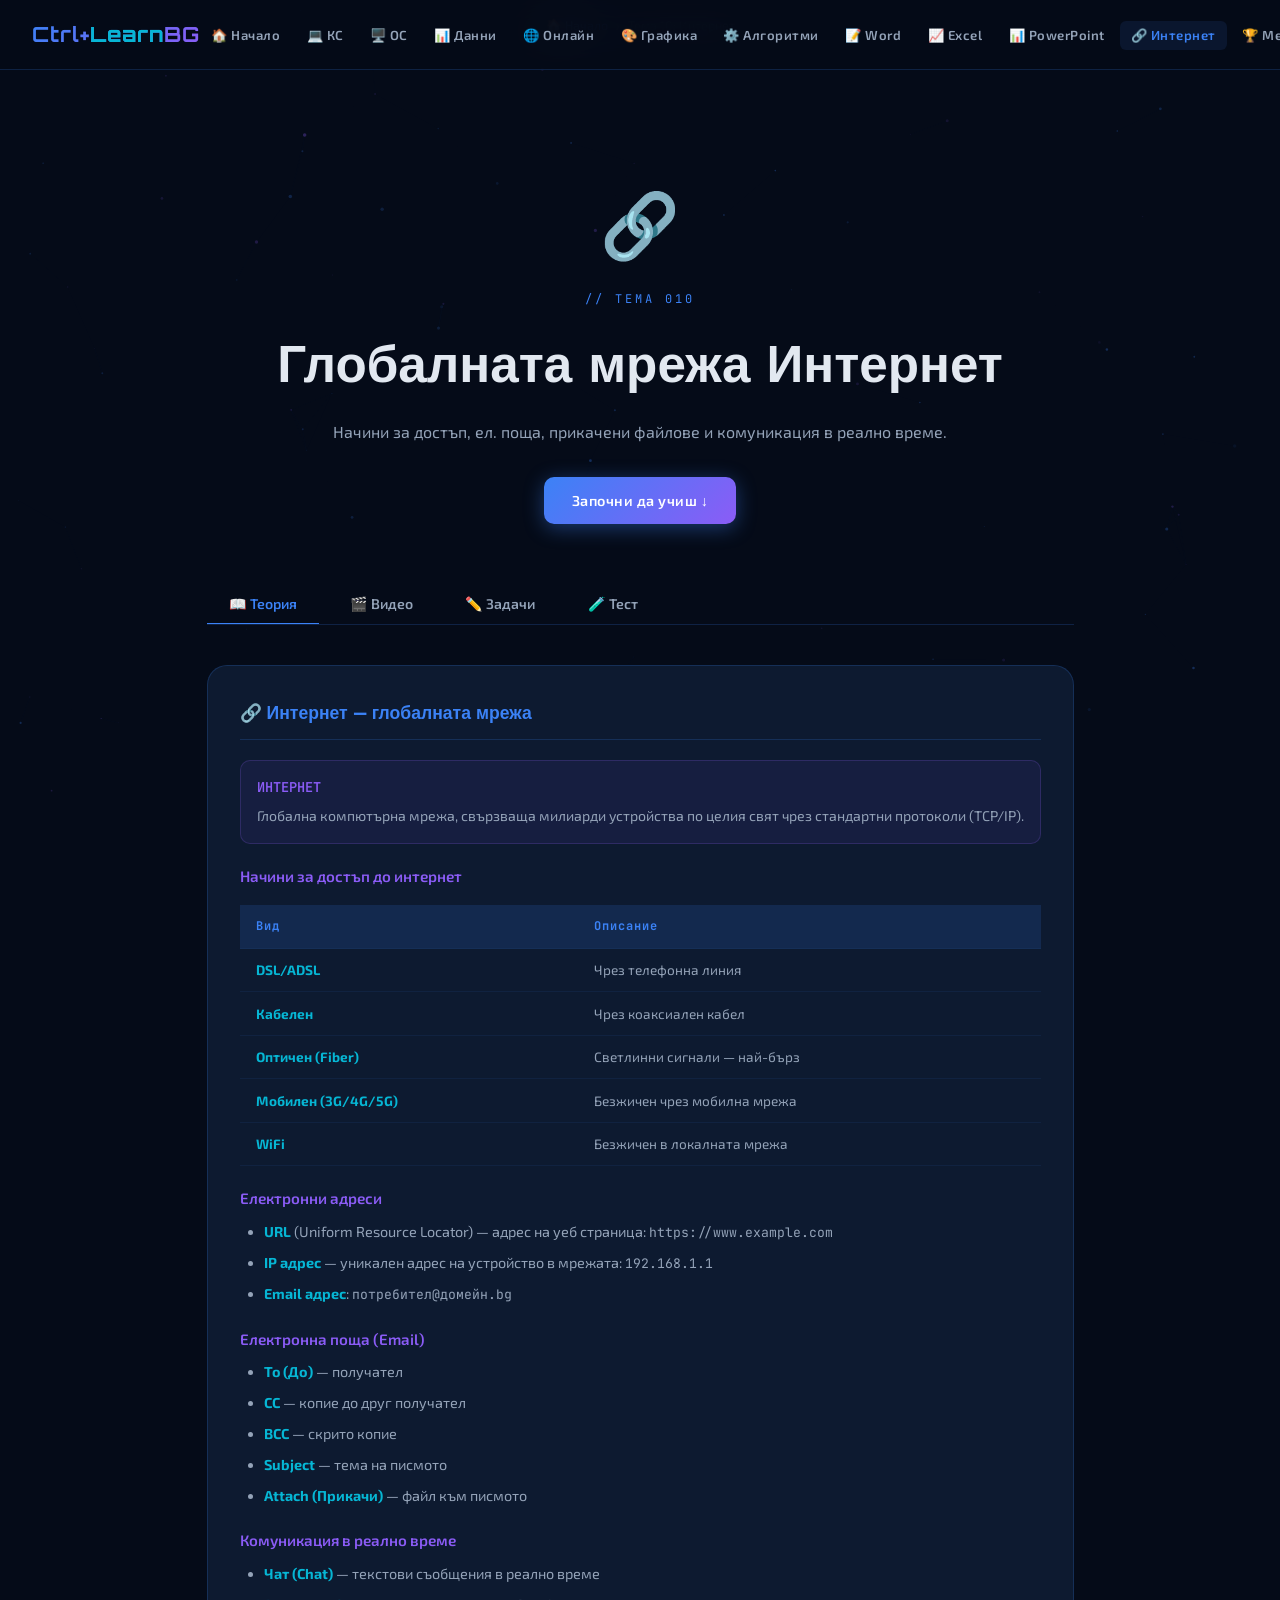
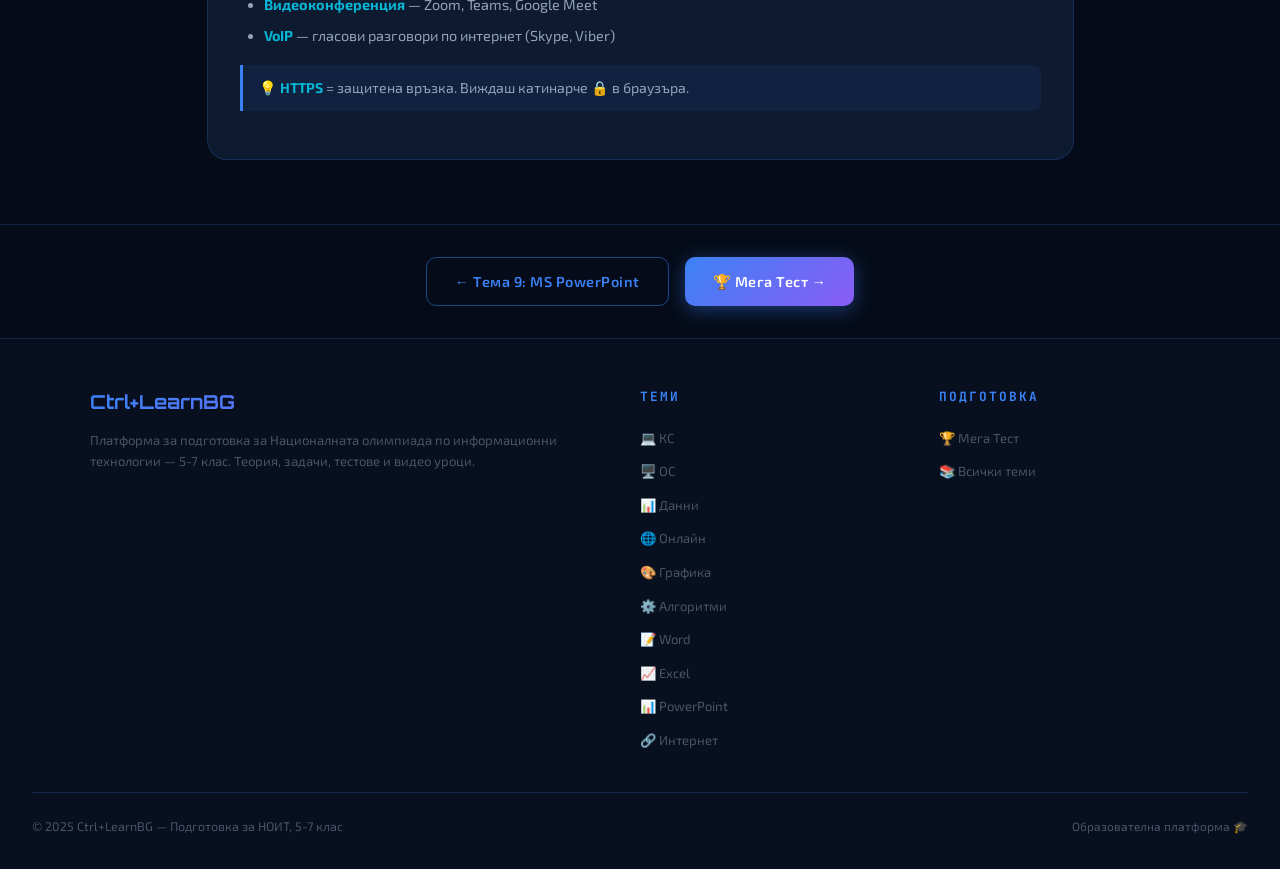
<file: pages/topic-10.html>
<!DOCTYPE html>
<html lang="bg">
<head>
  <meta charset="UTF-8">
  <meta name="viewport" content="width=device-width, initial-scale=1.0">
  <title>Тема 10: Интернет | Ctrl+LearnBG</title>
  <link rel="stylesheet" href="../css/style.css">
</head>
<body>
<canvas id="particles-canvas"></canvas>
<div class="page-wrapper">
  <div class="breadcrumb"><a href="../index.html">🏠 Начало</a><span class="sep">›</span><span>Тема 10: Интернет</span></div>
  <div class="topic-hero">
    <span class="topic-hero-icon">🔗</span>
    <span class="topic-hero-num">// ТЕМА 010</span>
    <h1 class="topic-hero-title">Глобалната мрежа <span class="gradient-text">Интернет</span></h1>
    <p class="topic-hero-desc">Начини за достъп, ел. поща, прикачени файлове и комуникация в реално време.</p>
    <a href="#tabs-section" class="btn btn-primary">Започни да учиш ↓</a>
  </div>
  <div class="tabs-container" id="tabs-section">
    <div class="tabs-nav">
      <button class="tab-btn active" data-tab="theory">📖 Теория</button>
      <button class="tab-btn" data-tab="video">🎬 Видео</button>
      <button class="tab-btn" data-tab="tasks">✏️ Задачи</button>
      <button class="tab-btn" data-tab="test">🧪 Тест</button>
    </div>
    <div class="tab-panel active" id="tab-theory">
      <div class="theory-content">
        <div class="theory-block reveal" id="theory-content-10">
          <h2>🔗 Теория: Интернет</h2>
          <p>Теорията за тази тема ще бъде заредена тук.</p>
        </div>
      </div>
    </div>
    <div class="tab-panel" id="tab-video">
      <div class="video-grid">
        <div class="video-card"><div class="video-thumb"><div class="video-placeholder"><div class="play-icon">▶</div><div>Интернет урок 1</div></div></div><div class="video-info"><div class="video-title">Интернет — основни функции</div><div class="video-channel">📺 Видео урок</div></div></div>
        <div class="video-card"><div class="video-thumb"><div class="video-placeholder"><div class="play-icon">▶</div><div>Интернет урок 2</div></div></div><div class="video-info"><div class="video-title">Интернет — практически примери</div><div class="video-channel">📺 Видео урок</div></div></div>
      </div>
    </div>
    <div class="tab-panel" id="tab-tasks">
      <div class="tasks-grid" id="tasks-content-10">
        <div class="task-card reveal"><div class="task-header"><div class="task-title">Задачите се зареждат...</div><span class="difficulty-badge easy">Лесна</span></div><div class="task-desc">Задачите за тази тема се добавят скоро.</div></div>
      </div>
    </div>
    <div class="tab-panel" id="tab-test">
      <div class="quiz-container">
        <h2 style="font-family:var(--font-display); margin-bottom:1.5rem; font-size:1.3rem;">🧪 Тест: Интернет</h2>
        <div id="quiz-topic10"></div>
      </div>
    </div>
  </div>
  <div style="text-align:center; padding:2rem; border-top:1px solid var(--border); display:flex; gap:1rem; justify-content:center; flex-wrap:wrap;">
    <a href="topic-9.html" class="btn btn-outline">← Тема 9: MS PowerPoint</a>
    <a href='mega-test.html' class='btn btn-primary'>🏆 Мега Тест →</a>
  </div>
</div>
<script src="../js/main.js"></script>
<script src="../js/topic-content.js"></script>
<script src="../js/nav.js"></script>
<script>
// Inject theory and tasks for topic 10
document.addEventListener('DOMContentLoaded', () => {
  loadTopicContent(10);
});
</script>
</body>
</html>
</file>
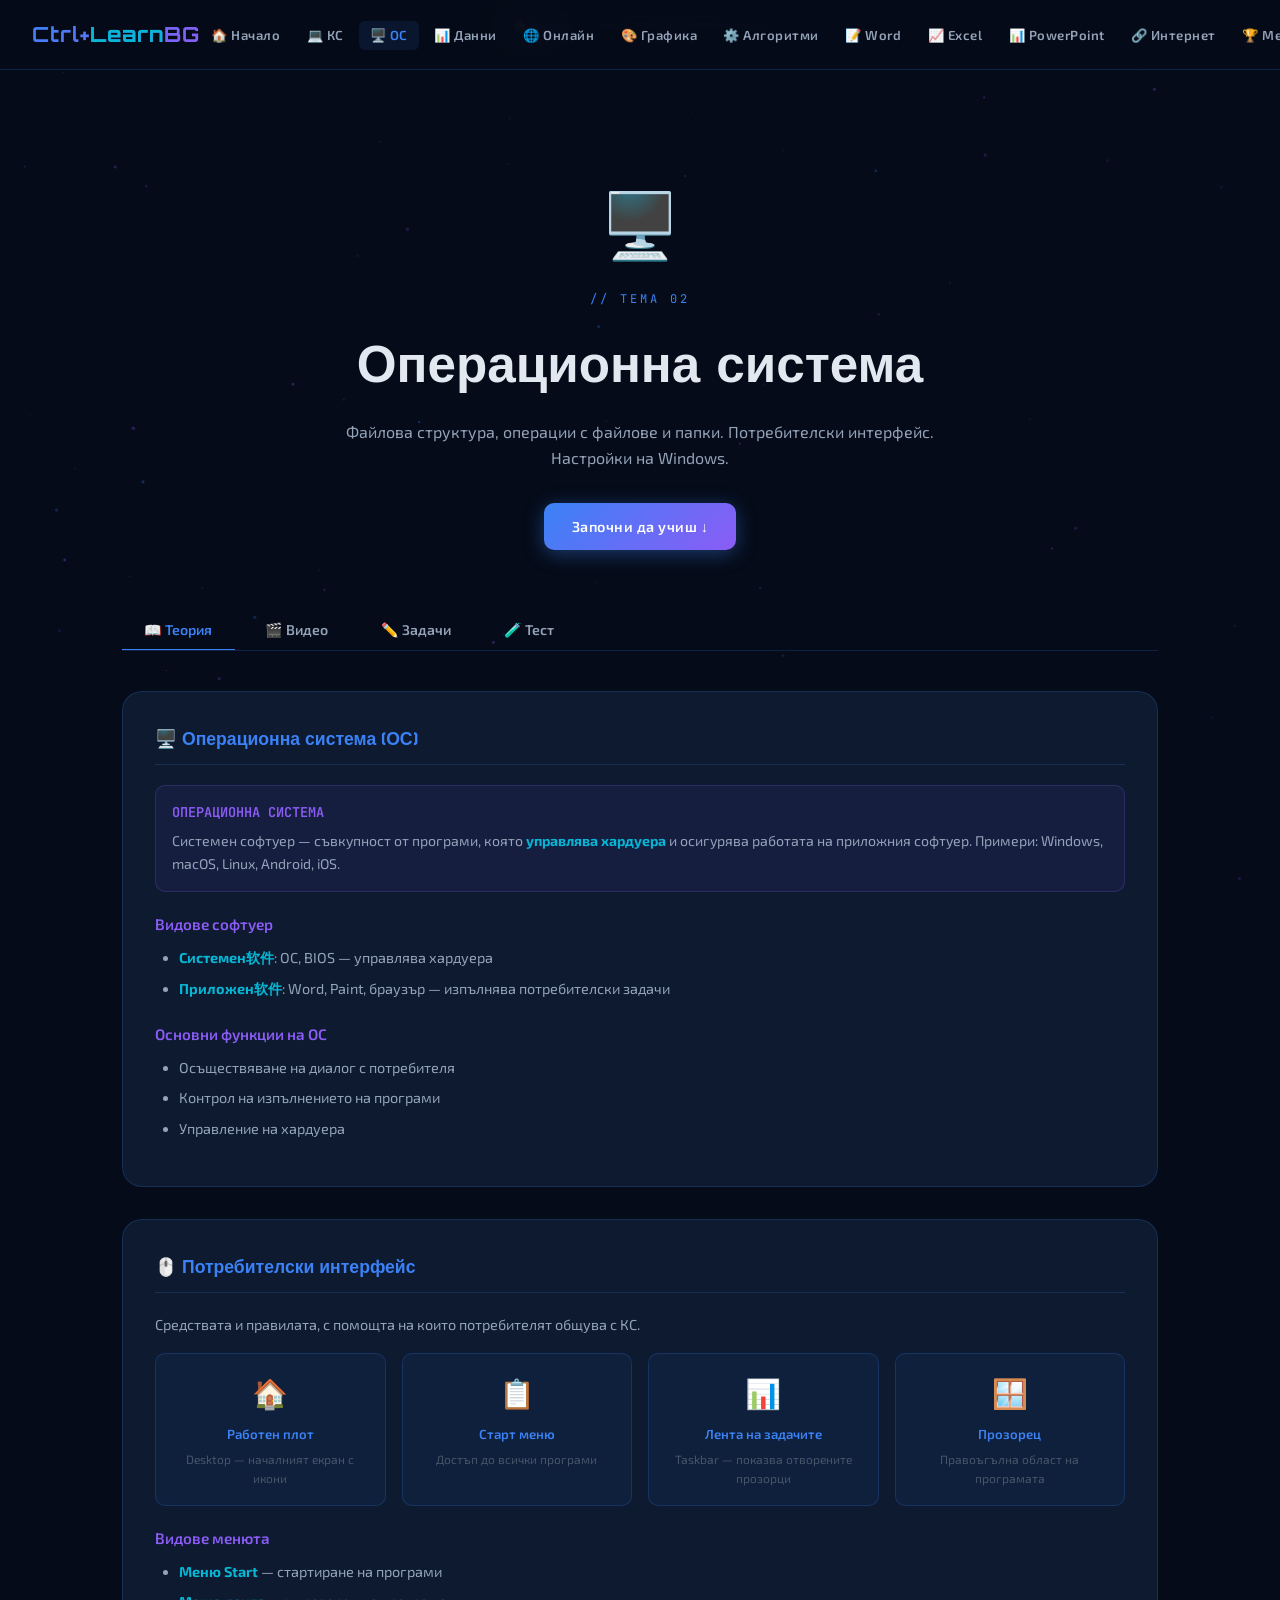
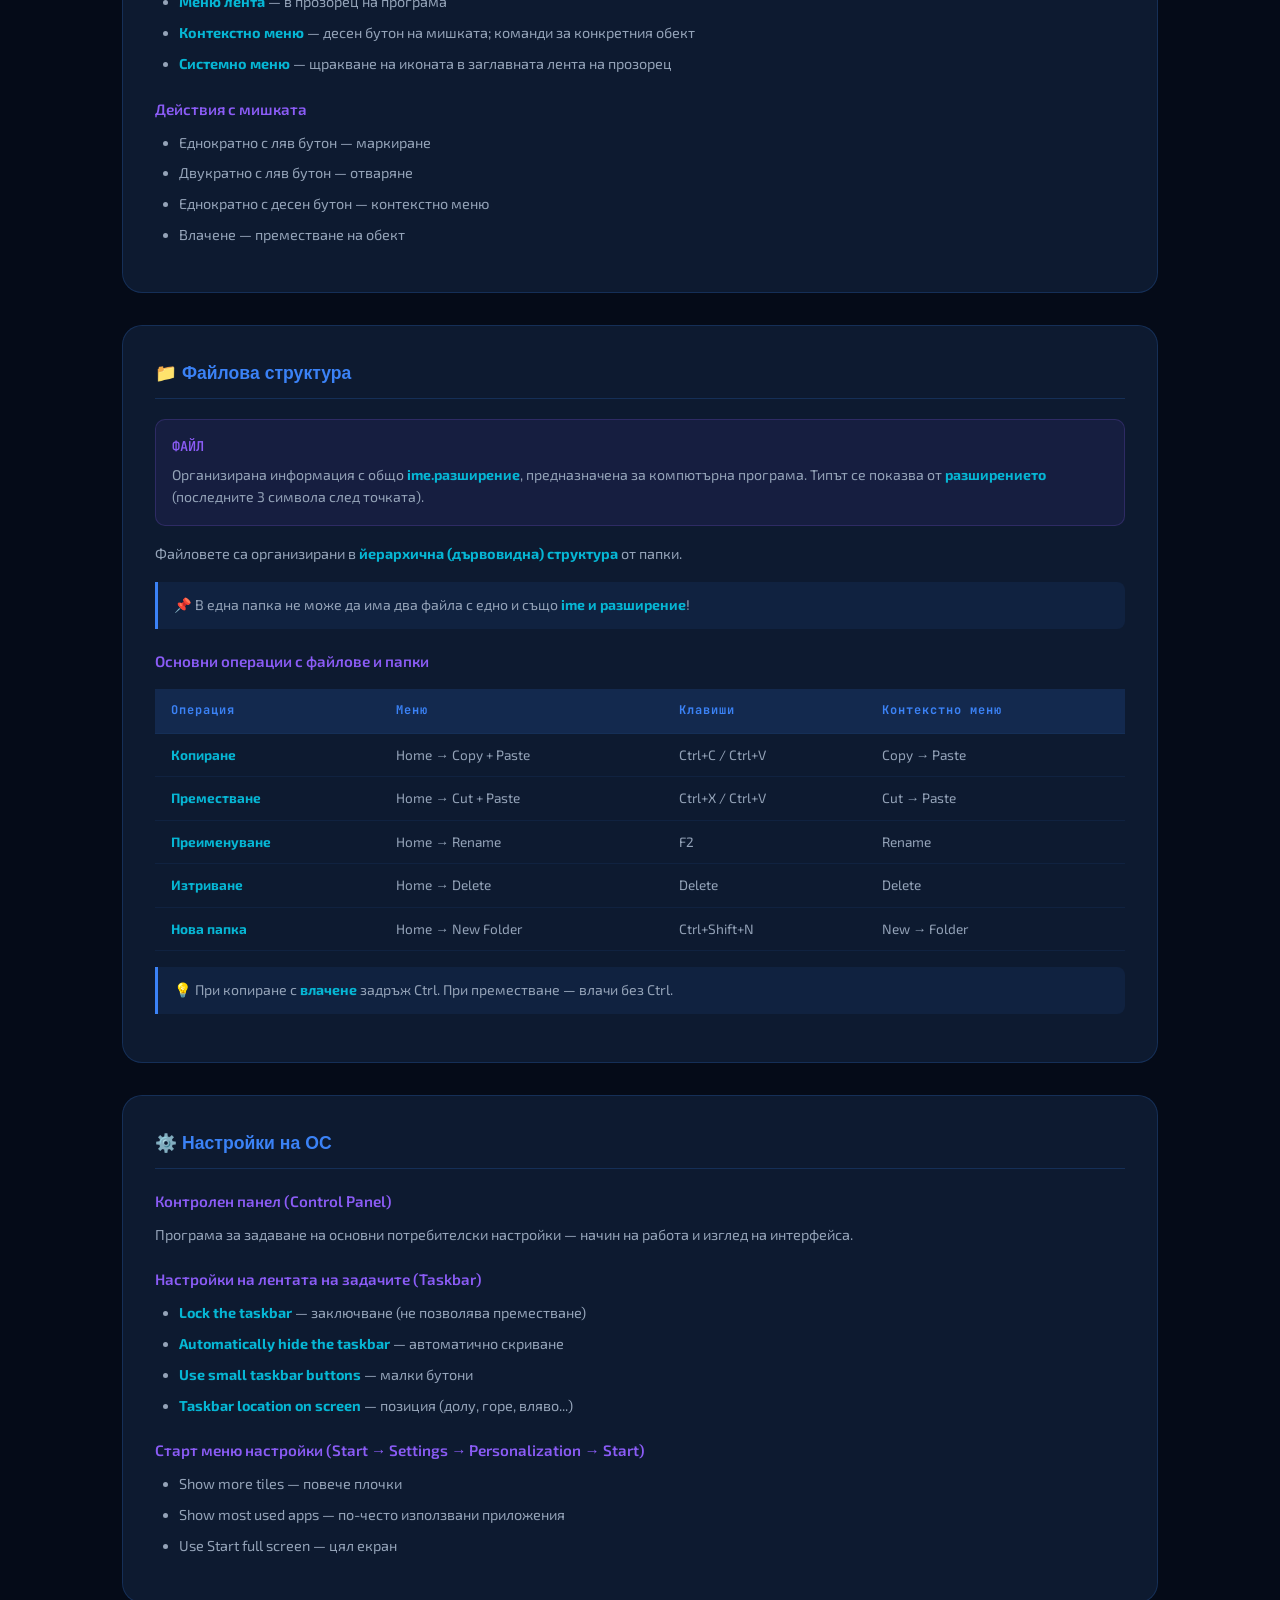
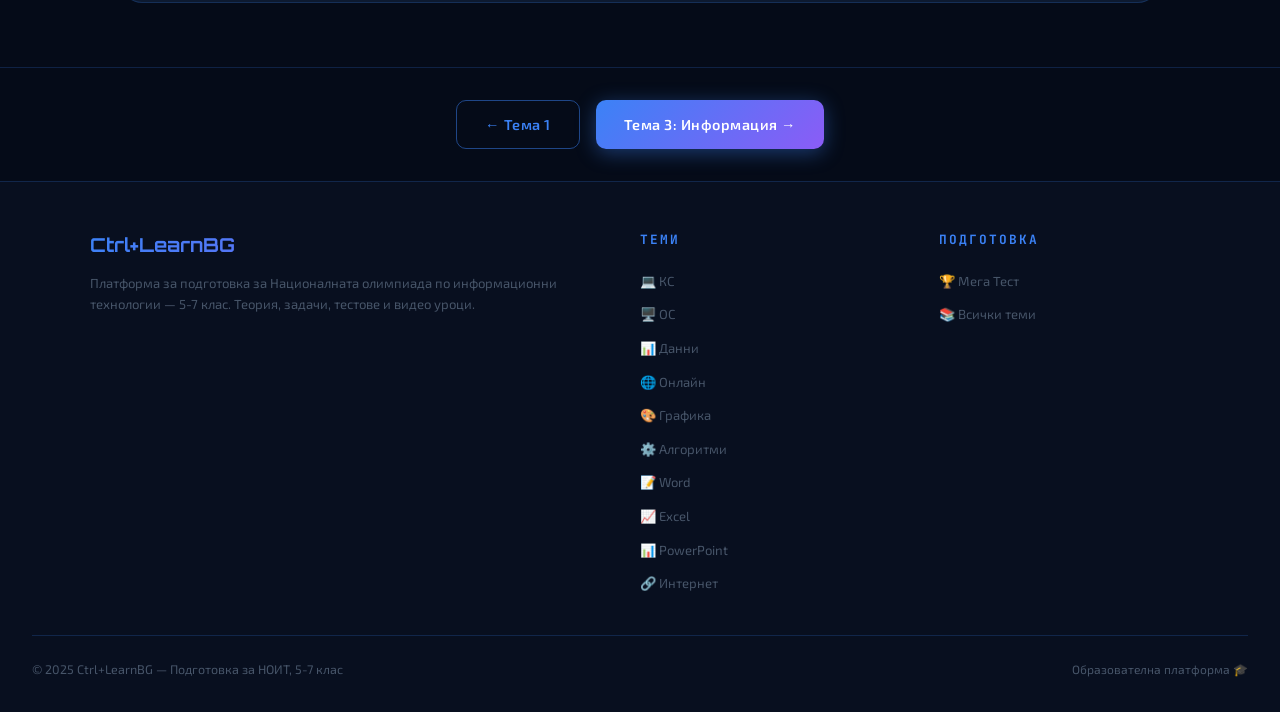
<file: pages/topic-2.html>
<!DOCTYPE html>
<html lang="bg">
<head>
  <meta charset="UTF-8">
  <meta name="viewport" content="width=device-width, initial-scale=1.0">
  <title>Тема 2: Операционна система | Ctrl+LearnBG</title>
  <link rel="stylesheet" href="../css/style.css">
</head>
<body>
<canvas id="particles-canvas"></canvas>
<div class="page-wrapper">

  <div class="breadcrumb">
    <a href="../index.html">🏠 Начало</a>
    <span class="sep">›</span>
    <span>Тема 2: Операционна система</span>
  </div>

  <div class="topic-hero">
    <span class="topic-hero-icon">🖥️</span>
    <span class="topic-hero-num">// ТЕМА 02</span>
    <h1 class="topic-hero-title">Операционна <span class="gradient-text">система</span></h1>
    <p class="topic-hero-desc">Файлова структура, операции с файлове и папки. Потребителски интерфейс. Настройки на Windows.</p>
    <a href="#tabs-section" class="btn btn-primary">Започни да учиш ↓</a>
  </div>

  <div class="tabs-container" id="tabs-section">
    <div class="tabs-nav">
      <button class="tab-btn active" data-tab="theory">📖 Теория</button>
      <button class="tab-btn" data-tab="video">🎬 Видео</button>
      <button class="tab-btn" data-tab="tasks">✏️ Задачи</button>
      <button class="tab-btn" data-tab="test">🧪 Тест</button>
    </div>

    <div class="tab-panel active" id="tab-theory">
      <div class="theory-content">

        <div class="theory-block reveal">
          <h2>🖥️ Операционна система (ОС)</h2>
          <div class="definition">
            <div class="def-term">ОПЕРАЦИОННА СИСТЕМА</div>
            <div class="def-body">Системен софтуер — съвкупност от програми, която <strong>управлява хардуера</strong> и осигурява работата на приложния софтуер. Примери: Windows, macOS, Linux, Android, iOS.</div>
          </div>
          <h3>Видове софтуер</h3>
          <ul>
            <li><strong>Системен软件</strong>: ОС, BIOS — управлява хардуера</li>
            <li><strong>Приложен软件</strong>: Word, Paint, браузър — изпълнява потребителски задачи</li>
          </ul>
          <h3>Основни функции на ОС</h3>
          <ul>
            <li>Осъществяване на диалог с потребителя</li>
            <li>Контрол на изпълнението на програми</li>
            <li>Управление на хардуера</li>
          </ul>
        </div>

        <div class="theory-block reveal">
          <h2>🖱️ Потребителски интерфейс</h2>
          <p>Средствата и правилата, с помощта на които потребителят общува с КС.</p>
          <div class="info-grid">
            <div class="info-item"><div class="info-icon">🏠</div><div class="info-name">Работен плот</div><div class="info-desc">Desktop — началният екран с икони</div></div>
            <div class="info-item"><div class="info-icon">📋</div><div class="info-name">Старт меню</div><div class="info-desc">Достъп до всички програми</div></div>
            <div class="info-item"><div class="info-icon">📊</div><div class="info-name">Лента на задачите</div><div class="info-desc">Taskbar — показва отворените прозорци</div></div>
            <div class="info-item"><div class="info-icon">🪟</div><div class="info-name">Прозорец</div><div class="info-desc">Правоъгълна област на програмата</div></div>
          </div>
          <h3>Видове менюта</h3>
          <ul>
            <li><strong>Меню Start</strong> — стартиране на програми</li>
            <li><strong>Меню лента</strong> — в прозорец на програма</li>
            <li><strong>Контекстно меню</strong> — десен бутон на мишката; команди за конкретния обект</li>
            <li><strong>Системно меню</strong> — щракване на иконата в заглавната лента на прозорец</li>
          </ul>
          <h3>Действия с мишката</h3>
          <ul>
            <li>Еднократно с ляв бутон — маркиране</li>
            <li>Двукратно с ляв бутон — отваряне</li>
            <li>Еднократно с десен бутон — контекстно меню</li>
            <li>Влачене — преместване на обект</li>
          </ul>
        </div>

        <div class="theory-block reveal">
          <h2>📁 Файлова структура</h2>
          <div class="definition">
            <div class="def-term">ФАЙЛ</div>
            <div class="def-body">Организирана информация с общо <strong>ime.разширение</strong>, предназначена за компютърна програма. Типът се показва от <strong>разширението</strong> (последните 3 символа след точката).</div>
          </div>
          <p>Файловете са организирани в <strong>йерархична (дървовидна) структура</strong> от папки.</p>
          <div class="highlight-box">📌 В една папка не може да има два файла с едно и също <strong>ime и разширение</strong>!</div>

          <h3>Основни операции с файлове и папки</h3>
          <table class="data-table">
            <tr><th>Операция</th><th>Меню</th><th>Клавиши</th><th>Контекстно меню</th></tr>
            <tr><td><strong>Копиране</strong></td><td>Home → Copy + Paste</td><td>Ctrl+C / Ctrl+V</td><td>Copy → Paste</td></tr>
            <tr><td><strong>Преместване</strong></td><td>Home → Cut + Paste</td><td>Ctrl+X / Ctrl+V</td><td>Cut → Paste</td></tr>
            <tr><td><strong>Преименуване</strong></td><td>Home → Rename</td><td>F2</td><td>Rename</td></tr>
            <tr><td><strong>Изтриване</strong></td><td>Home → Delete</td><td>Delete</td><td>Delete</td></tr>
            <tr><td><strong>Нова папка</strong></td><td>Home → New Folder</td><td>Ctrl+Shift+N</td><td>New → Folder</td></tr>
          </table>

          <div class="highlight-box">💡 При копиране с <strong>влачене</strong> задръж Ctrl. При преместване — влачи без Ctrl.</div>
        </div>

        <div class="theory-block reveal">
          <h2>⚙️ Настройки на ОС</h2>
          <h3>Контролен панел (Control Panel)</h3>
          <p>Програма за задаване на основни потребителски настройки — начин на работа и изглед на интерфейса.</p>

          <h3>Настройки на лентата на задачите (Taskbar)</h3>
          <ul>
            <li><strong>Lock the taskbar</strong> — заключване (не позволява преместване)</li>
            <li><strong>Automatically hide the taskbar</strong> — автоматично скриване</li>
            <li><strong>Use small taskbar buttons</strong> — малки бутони</li>
            <li><strong>Taskbar location on screen</strong> — позиция (долу, горе, вляво...)</li>
          </ul>

          <h3>Старт меню настройки (Start → Settings → Personalization → Start)</h3>
          <ul>
            <li>Show more tiles — повече плочки</li>
            <li>Show most used apps — по-често използвани приложения</li>
            <li>Use Start full screen — цял екран</li>
          </ul>
        </div>

      </div>
    </div>

    <div class="tab-panel" id="tab-video">
      <div class="video-grid">
        <div class="video-card">
          <div class="video-thumb">
            <div class="video-placeholder"><div class="play-icon">▶</div><div>Windows File Explorer урок</div></div>
          </div>
          <div class="video-info"><div class="video-title">Работа с File Explorer в Windows</div><div class="video-channel">📺 Видео урок</div></div>
        </div>
        <div class="video-card">
          <div class="video-thumb">
            <div class="video-placeholder"><div class="play-icon">▶</div><div>Файлова структура в Windows</div></div>
          </div>
          <div class="video-info"><div class="video-title">Файлова структура и операции с файлове</div><div class="video-channel">📺 Видео урок</div></div>
        </div>
      </div>
    </div>

    <div class="tab-panel" id="tab-tasks">
      <div class="tasks-grid">

        <div class="task-card reveal">
          <div class="task-header"><div class="task-title">Задача 1: Клавишни комбинации</div><span class="difficulty-badge easy">Лесна</span></div>
          <div class="task-desc">Свържи операцията с правилната клавишна комбинация: Копиране, Поставяне, Изрязване, Undo (Отмяна), Нова папка.</div>
          <button class="task-answer-toggle">💡 Покажи отговора</button>
          <div class="task-answer">
            Копиране → <strong>Ctrl+C</strong><br>
            Поставяне → <strong>Ctrl+V</strong><br>
            Изрязване → <strong>Ctrl+X</strong><br>
            Undo → <strong>Ctrl+Z</strong><br>
            Нова папка → <strong>Ctrl+Shift+N</strong>
          </div>
        </div>

        <div class="task-card reveal">
          <div class="task-header"><div class="task-title">Задача 2: Разширения на файлове</div><span class="difficulty-badge easy">Лесна</span></div>
          <div class="task-desc">Определи вида на следните файлове по разширението: <code>doklad.docx</code>, <code>foto.jpg</code>, <code>muzika.mp3</code>, <code>video.avi</code>, <code>prezentacia.pptx</code>, <code>tablica.xlsx</code>.</div>
          <button class="task-answer-toggle">💡 Покажи отговора</button>
          <div class="task-answer">
            doklad.docx → <strong>Word документ</strong><br>
            foto.jpg → <strong>Изображение (JPEG)</strong><br>
            muzika.mp3 → <strong>Аудио файл</strong><br>
            video.avi → <strong>Видео файл</strong><br>
            prezentacia.pptx → <strong>PowerPoint презентация</strong><br>
            tablica.xlsx → <strong>Excel таблица</strong>
          </div>
        </div>

        <div class="task-card reveal">
          <div class="task-header"><div class="task-title">Задача 3: Разлика копиране/преместване</div><span class="difficulty-badge medium">Средна</span></div>
          <div class="task-desc">Обясни каква е разликата между <strong>копиране</strong> и <strong>преместване</strong> на файл. Кога ще използваш всяка операция?</div>
          <button class="task-answer-toggle">💡 Покажи отговора</button>
          <div class="task-answer">
            <strong>Копиране</strong>: файлът остава на оригиналното място И се появява ново копие на новото място. Използваш при: резервно копие, споделяне.<br>
            <strong>Преместване</strong>: файлът се <strong>премахва</strong> от оригиналното място и се появява само на новото. Използваш при: организиране на папки.
          </div>
        </div>

        <div class="task-card reveal">
          <div class="task-header"><div class="task-title">Задача 4: Контекстно меню</div><span class="difficulty-badge medium">Средна</span></div>
          <div class="task-desc">Какво се случва при щракване с десен бутон на мишката върху файл в Windows Explorer? Изброй 5 команди, които обикновено се намират в това меню.</div>
          <button class="task-answer-toggle">💡 Покажи отговора</button>
          <div class="task-answer">
            Отваря се <strong>контекстното меню</strong> — съдържа команди, приложими за посочения обект. Типични команди: <strong>Open (Отвори), Copy (Копирай), Cut (Изрежи), Rename (Преименувай), Delete (Изтрий), Properties (Свойства)</strong>.
          </div>
        </div>

      </div>
    </div>

    <div class="tab-panel" id="tab-test">
      <div class="quiz-container">
        <h2 style="font-family:var(--font-display); margin-bottom:1.5rem; font-size:1.3rem;">🧪 Тест: Операционна система</h2>
        <div id="quiz-topic2"></div>
      </div>
    </div>
  </div>

  <div style="text-align:center; padding:2rem; border-top:1px solid var(--border); display:flex; gap:1rem; justify-content:center; flex-wrap:wrap;">
    <a href="topic-1.html" class="btn btn-outline">← Тема 1</a>
    <a href="topic-3.html" class="btn btn-primary">Тема 3: Информация →</a>
  </div>

</div>
<script src="../js/main.js"></script>
<script src="../js/nav.js"></script>
<script>
const q2 = [
  { type:'mc', question:'Кое е системен软件?', options:['MS Word','Adobe Photoshop','Операционна система Windows','Google Chrome'], correct:'Операционна система Windows' },
  { type:'mc', question:'Контекстното меню се отваря с:', options:['Двойно щракване с ляв бутон','Щракване с десен бутон','Ctrl+C','F2'], correct:'Щракване с десен бутон' },
  { type:'mc', question:'Клавишната комбинация за копиране е:', options:['Ctrl+X','Ctrl+V','Ctrl+Z','Ctrl+C'], correct:'Ctrl+C' },
  { type:'tf', question:'В една папка може да имам два файла с имена "снимка.jpg" и "снимка.jpg".', correct:'Грешно' },
  { type:'mc', question:'Как се казва началният екран на Windows?', options:['Taskbar','Start Menu','Desktop (Работен плот)','Control Panel'], correct:'Desktop (Работен плот)' },
  { type:'mc', question:'Клавишната комбинация за преместване (изрязване) е:', options:['Ctrl+C','Ctrl+V','Ctrl+X','Ctrl+Z'], correct:'Ctrl+X' },
  { type:'tf', question:'File Explorer е програма за управление на файлове и папки.', correct:'Вярно' },
  { type:'mc', question:'Разширението на файла показва:', options:['Размера на файла','Датата на създаване','Вида на информацията в него','Автора на файла'], correct:'Вида на информацията в него' },
  { type:'mc', question:'Клавишната комбинация за нова папка е:', options:['Ctrl+N','Ctrl+F','Ctrl+Shift+N','Alt+F4'], correct:'Ctrl+Shift+N' },
  { type:'mc', question:'Лентата на задачите (Taskbar) показва:', options:['Само часа','Само иконите на работния плот','Отворените прозорци и програми','Само Start менюто'], correct:'Отворените прозорци и програми' },
];
document.addEventListener('DOMContentLoaded', () => {
  const qs = [...q2].sort(() => Math.random() - 0.5).slice(0, 10);
  initQuiz(qs, 'quiz-topic2');
  const st = window['quizState_quiz-topic2'];
  if (st) { const r = st.render; st.render = function() { if(st.current()>=qs.length) renderQuizResult(document.getElementById('quiz-topic2'),st.score(),qs.length); else r(); }; }
});
</script>
</body>
</html>
</file>
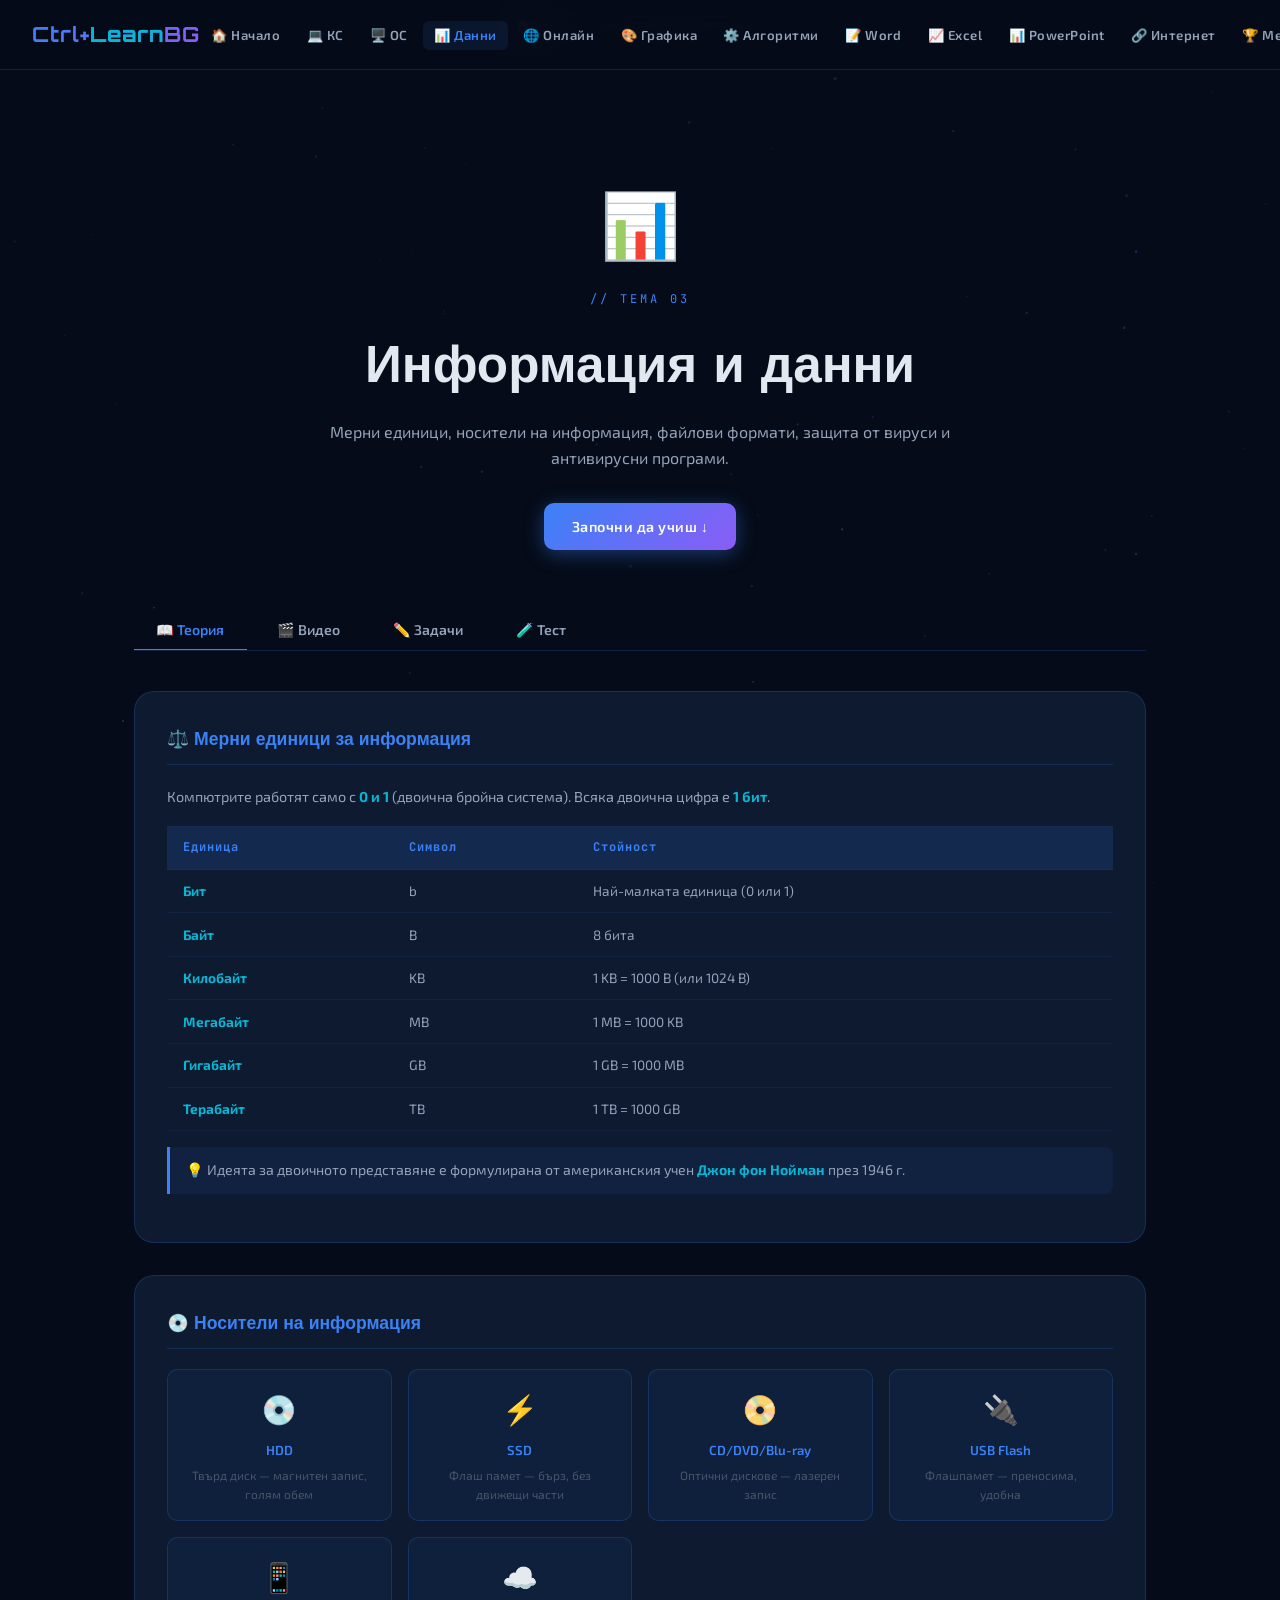
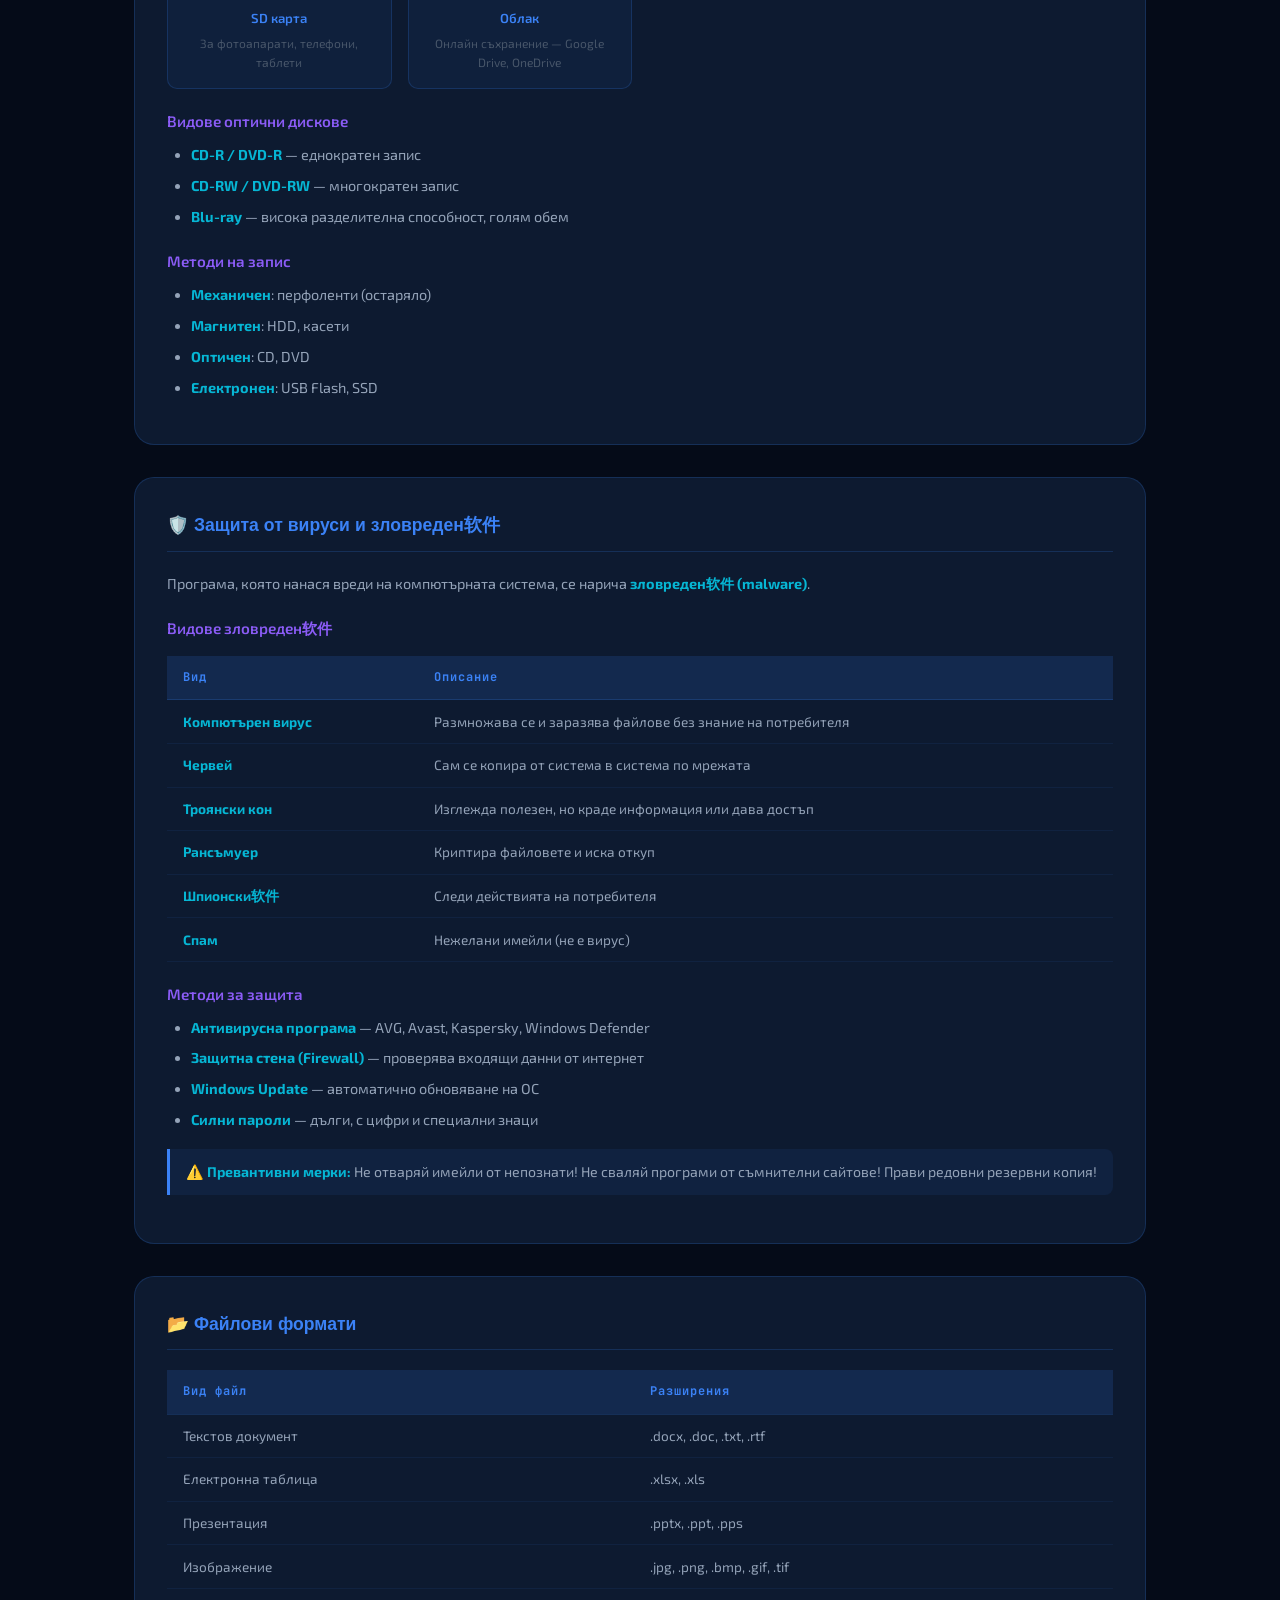
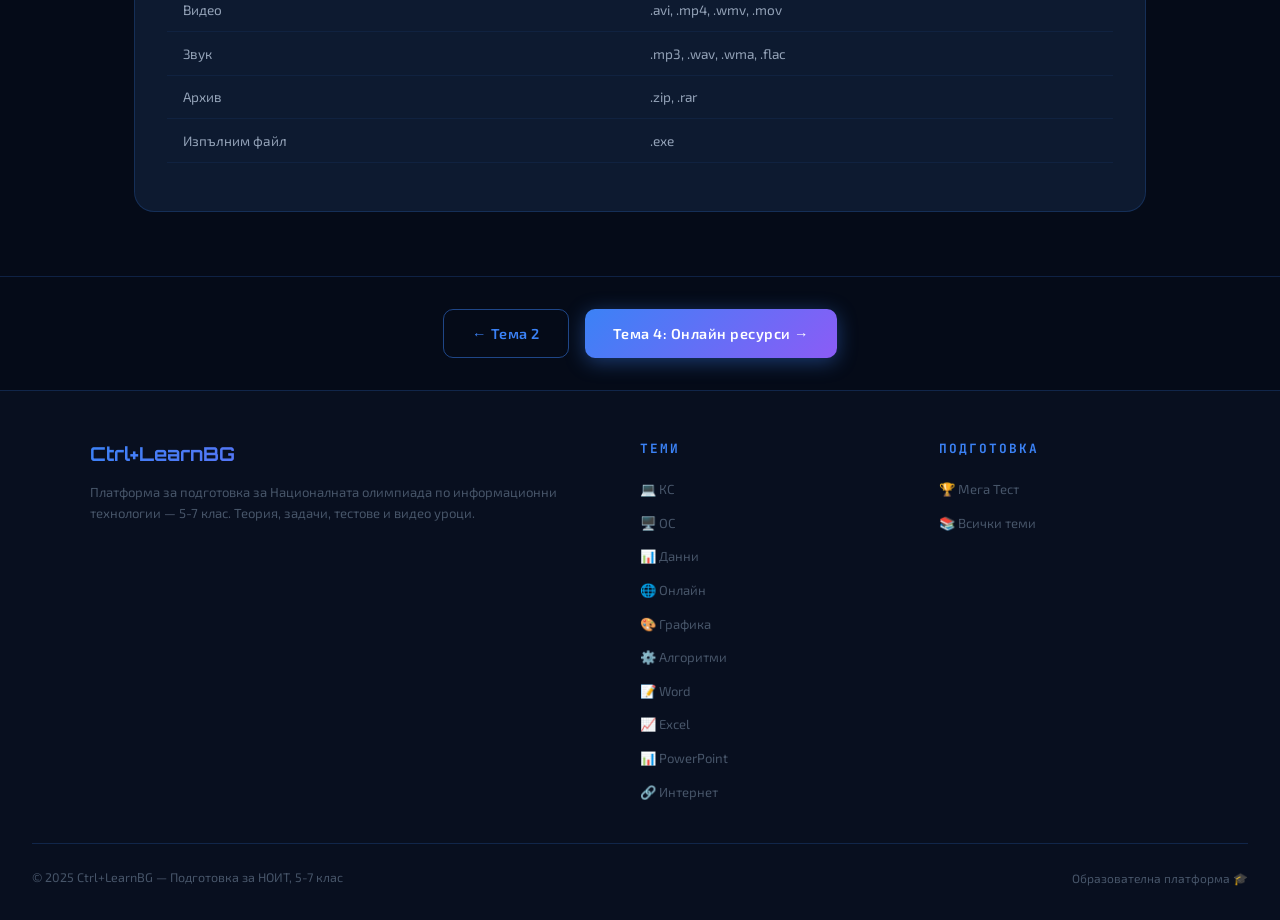
<file: pages/topic-3.html>
<!DOCTYPE html>
<html lang="bg">
<head>
  <meta charset="UTF-8">
  <meta name="viewport" content="width=device-width, initial-scale=1.0">
  <title>Тема 3: Информация и данни | Ctrl+LearnBG</title>
  <link rel="stylesheet" href="../css/style.css">
</head>
<body>
<canvas id="particles-canvas"></canvas>
<div class="page-wrapper">
  <div class="breadcrumb"><a href="../index.html">🏠 Начало</a><span class="sep">›</span><span>Тема 3: Информация и данни</span></div>

  <div class="topic-hero">
    <span class="topic-hero-icon">📊</span>
    <span class="topic-hero-num">// ТЕМА 03</span>
    <h1 class="topic-hero-title">Информация и <span class="gradient-text">данни</span></h1>
    <p class="topic-hero-desc">Мерни единици, носители на информация, файлови формати, защита от вируси и антивирусни програми.</p>
    <a href="#tabs-section" class="btn btn-primary">Започни да учиш ↓</a>
  </div>

  <div class="tabs-container" id="tabs-section">
    <div class="tabs-nav">
      <button class="tab-btn active" data-tab="theory">📖 Теория</button>
      <button class="tab-btn" data-tab="video">🎬 Видео</button>
      <button class="tab-btn" data-tab="tasks">✏️ Задачи</button>
      <button class="tab-btn" data-tab="test">🧪 Тест</button>
    </div>

    <div class="tab-panel active" id="tab-theory">
      <div class="theory-content">

        <div class="theory-block reveal">
          <h2>⚖️ Мерни единици за информация</h2>
          <p>Компютрите работят само с <strong>0 и 1</strong> (двоична бройна система). Всяка двоична цифра е <strong>1 бит</strong>.</p>
          <table class="data-table">
            <tr><th>Единица</th><th>Символ</th><th>Стойност</th></tr>
            <tr><td><strong>Бит</strong></td><td>b</td><td>Най-малката единица (0 или 1)</td></tr>
            <tr><td><strong>Байт</strong></td><td>B</td><td>8 бита</td></tr>
            <tr><td><strong>Килобайт</strong></td><td>KB</td><td>1 KB = 1000 B (или 1024 B)</td></tr>
            <tr><td><strong>Мегабайт</strong></td><td>MB</td><td>1 MB = 1000 KB</td></tr>
            <tr><td><strong>Гигабайт</strong></td><td>GB</td><td>1 GB = 1000 MB</td></tr>
            <tr><td><strong>Терабайт</strong></td><td>TB</td><td>1 TB = 1000 GB</td></tr>
          </table>
          <div class="highlight-box">💡 Идеята за двоичното представяне е формулирана от американския учен <strong>Джон фон Нойман</strong> през 1946 г.</div>
        </div>

        <div class="theory-block reveal">
          <h2>💿 Носители на информация</h2>
          <div class="info-grid">
            <div class="info-item"><div class="info-icon">💿</div><div class="info-name">HDD</div><div class="info-desc">Твърд диск — магнитен запис, голям обем</div></div>
            <div class="info-item"><div class="info-icon">⚡</div><div class="info-name">SSD</div><div class="info-desc">Флаш памет — бърз, без движещи части</div></div>
            <div class="info-item"><div class="info-icon">📀</div><div class="info-name">CD/DVD/Blu-ray</div><div class="info-desc">Оптични дискове — лазерен запис</div></div>
            <div class="info-item"><div class="info-icon">🔌</div><div class="info-name">USB Flash</div><div class="info-desc">Флашпамет — преносима, удобна</div></div>
            <div class="info-item"><div class="info-icon">📱</div><div class="info-name">SD карта</div><div class="info-desc">За фотоапарати, телефони, таблети</div></div>
            <div class="info-item"><div class="info-icon">☁️</div><div class="info-name">Облак</div><div class="info-desc">Онлайн съхранение — Google Drive, OneDrive</div></div>
          </div>
          <h3>Видове оптични дискове</h3>
          <ul>
            <li><strong>CD-R / DVD-R</strong> — еднократен запис</li>
            <li><strong>CD-RW / DVD-RW</strong> — многократен запис</li>
            <li><strong>Blu-ray</strong> — висока разделителна способност, голям обем</li>
          </ul>
          <h3>Методи на запис</h3>
          <ul>
            <li><strong>Механичен</strong>: перфоленти (остаряло)</li>
            <li><strong>Магнитен</strong>: HDD, касети</li>
            <li><strong>Оптичен</strong>: CD, DVD</li>
            <li><strong>Електронен</strong>: USB Flash, SSD</li>
          </ul>
        </div>

        <div class="theory-block reveal">
          <h2>🛡️ Защита от вируси и зловреден软件</h2>
          <p>Програма, която нанася вреди на компютърната система, се нарича <strong>зловреден软件 (malware)</strong>.</p>

          <h3>Видове зловреден软件</h3>
          <table class="data-table">
            <tr><th>Вид</th><th>Описание</th></tr>
            <tr><td><strong>Компютърен вирус</strong></td><td>Размножава се и заразява файлове без знание на потребителя</td></tr>
            <tr><td><strong>Червей</strong></td><td>Сам се копира от система в система по мрежата</td></tr>
            <tr><td><strong>Троянски кон</strong></td><td>Изглежда полезен, но краде информация или дава достъп</td></tr>
            <tr><td><strong>Рансъмуер</strong></td><td>Криптира файловете и иска откуп</td></tr>
            <tr><td><strong>Шпионски软件</strong></td><td>Следи действията на потребителя</td></tr>
            <tr><td><strong>Спам</strong></td><td>Нежелани имейли (не е вирус)</td></tr>
          </table>

          <h3>Методи за защита</h3>
          <ul>
            <li><strong>Антивирусна програма</strong> — AVG, Avast, Kaspersky, Windows Defender</li>
            <li><strong>Защитна стена (Firewall)</strong> — проверява входящи данни от интернет</li>
            <li><strong>Windows Update</strong> — автоматично обновяване на ОС</li>
            <li><strong>Силни пароли</strong> — дълги, с цифри и специални знаци</li>
          </ul>
          <div class="highlight-box">⚠️ <strong>Превантивни мерки:</strong> Не отваряй имейли от непознати! Не сваляй програми от съмнителни сайтове! Прави редовни резервни копия!</div>
        </div>

        <div class="theory-block reveal">
          <h2>📂 Файлови формати</h2>
          <table class="data-table">
            <tr><th>Вид файл</th><th>Разширения</th></tr>
            <tr><td>Текстов документ</td><td>.docx, .doc, .txt, .rtf</td></tr>
            <tr><td>Електронна таблица</td><td>.xlsx, .xls</td></tr>
            <tr><td>Презентация</td><td>.pptx, .ppt, .pps</td></tr>
            <tr><td>Изображение</td><td>.jpg, .png, .bmp, .gif, .tif</td></tr>
            <tr><td>Видео</td><td>.avi, .mp4, .wmv, .mov</td></tr>
            <tr><td>Звук</td><td>.mp3, .wav, .wma, .flac</td></tr>
            <tr><td>Архив</td><td>.zip, .rar</td></tr>
            <tr><td>Изпълним файл</td><td>.exe</td></tr>
          </table>
        </div>

      </div>
    </div>

    <div class="tab-panel" id="tab-video">
      <div class="video-grid">
        <div class="video-card">
          <div class="video-thumb"><div class="video-placeholder"><div class="play-icon">▶</div><div>Мерни единици за информация</div></div></div>
          <div class="video-info"><div class="video-title">Бит, байт, килобайт... — обяснение</div><div class="video-channel">📺 Видео урок</div></div>
        </div>
        <div class="video-card">
          <div class="video-thumb"><div class="video-placeholder"><div class="play-icon">▶</div><div>Видове компютърни вируси</div></div></div>
          <div class="video-info"><div class="video-title">Компютърни вируси и защита</div><div class="video-channel">📺 Видео урок</div></div>
        </div>
      </div>
    </div>

    <div class="tab-panel" id="tab-tasks">
      <div class="tasks-grid">

        <div class="task-card reveal">
          <div class="task-header"><div class="task-title">Задача 1: Преобразувания</div><span class="difficulty-badge easy">Лесна</span></div>
          <div class="task-desc">Попълни: 1 KB = ___ B; 1 MB = ___ KB; 1 GB = ___ MB; 1 TB = ___ GB; 8 бита = ___ байт.</div>
          <button class="task-answer-toggle">💡 Покажи отговора</button>
          <div class="task-answer">1 KB = <strong>1000 B</strong>; 1 MB = <strong>1000 KB</strong>; 1 GB = <strong>1000 MB</strong>; 1 TB = <strong>1000 GB</strong>; 8 бита = <strong>1 байт</strong></div>
        </div>

        <div class="task-card reveal">
          <div class="task-header"><div class="task-title">Задача 2: Разпознай вируса</div><span class="difficulty-badge medium">Средна</span></div>
          <div class="task-desc">Прочети описанието и определи вида зловреден软件: <br>А) Програма, която криптира всички файлове и показва съобщение за откуп.<br>Б) Програма, която изглежда като игра, но краде пароли.<br>В) Програма, която се копира от компютър на компютър по мрежата.</div>
          <button class="task-answer-toggle">💡 Покажи отговора</button>
          <div class="task-answer">А) <strong>Рансъмуер</strong><br>Б) <strong>Троянски кон</strong><br>В) <strong>Червей</strong></div>
        </div>

        <div class="task-card reveal">
          <div class="task-header"><div class="task-title">Задача 3: Носители на информация</div><span class="difficulty-badge medium">Средна</span></div>
          <div class="task-desc">Кой носител на информация е подходящ за всяка ситуация?<br>А) Искаш да запишеш 100 GB от данни и да ги пренесеш на друг компютър.<br>Б) Правиш снимки с фотоапарат.<br>В) Запис на филм с капацитет 25 GB.</div>
          <button class="task-answer-toggle">💡 Покажи отговора</button>
          <div class="task-answer">А) <strong>Външен HDD или USB Flash</strong> (голям капацитет)<br>Б) <strong>SD карта</strong><br>В) <strong>Blu-ray диск</strong> (или external HDD)</div>
        </div>

      </div>
    </div>

    <div class="tab-panel" id="tab-test">
      <div class="quiz-container">
        <h2 style="font-family:var(--font-display); margin-bottom:1.5rem; font-size:1.3rem;">🧪 Тест: Информация и данни</h2>
        <div id="quiz-topic3"></div>
      </div>
    </div>
  </div>

  <div style="text-align:center; padding:2rem; border-top:1px solid var(--border); display:flex; gap:1rem; justify-content:center; flex-wrap:wrap;">
    <a href="topic-2.html" class="btn btn-outline">← Тема 2</a>
    <a href="topic-4.html" class="btn btn-primary">Тема 4: Онлайн ресурси →</a>
  </div>
</div>
<script src="../js/main.js"></script>
<script src="../js/nav.js"></script>
<script>
const q3 = [
  { type:'mc', question:'Колко бита има в 1 байт?', options:['4','6','8','16'], correct:'8' },
  { type:'mc', question:'Коя е НАЙ-МАЛКАТА мерна единица за информация?', options:['Байт','Бит','Килобайт','Мегабайт'], correct:'Бит' },
  { type:'mc', question:'1 GB = ?', options:['1000 KB','1000 B','1000 MB','1000 TB'], correct:'1000 MB' },
  { type:'tf', question:'Компютърният вирус може да се разпространи чрез прикачени файлове в имейл.', correct:'Вярно' },
  { type:'mc', question:'Кой е вид зловреден软件, който криптира файлове и иска откуп?', options:['Спам','Рансъмуер','Антивирус','Firewall'], correct:'Рансъмуер' },
  { type:'mc', question:'Кой метод на запис използва CD дискът?', options:['Магнитен','Механичен','Оптичен (лазерен)','Електронен'], correct:'Оптичен (лазерен)' },
  { type:'mc', question:'Програмата Windows Defender е:', options:['Вирус','Антивирусна програма','Браузър','Файлов мениджър'], correct:'Антивирусна програма' },
  { type:'tf', question:'SSD дискът използва флаш памет.', correct:'Вярно' },
  { type:'mc', question:'Файл с разширение .mp3 съдържа:', options:['Видео','Текст','Звук','Изображение'], correct:'Звук' },
  { type:'mc', question:'Троянският кон се различава от вируса по това, че:', options:['Не нанася вреди','За стартирането му не е нужна програма-домакин','Изтрива само снимки','Работи само в интернет'], correct:'За стартирането му не е нужна програма-домакин' },
];
document.addEventListener('DOMContentLoaded', () => {
  const qs = [...q3].sort(() => Math.random() - 0.5).slice(0, 10);
  initQuiz(qs, 'quiz-topic3');
  const st = window['quizState_quiz-topic3'];
  if (st) { const r = st.render; st.render = function() { if(st.current()>=qs.length) renderQuizResult(document.getElementById('quiz-topic3'),st.score(),qs.length); else r(); }; }
});
</script>
</body>
</html>
</file>
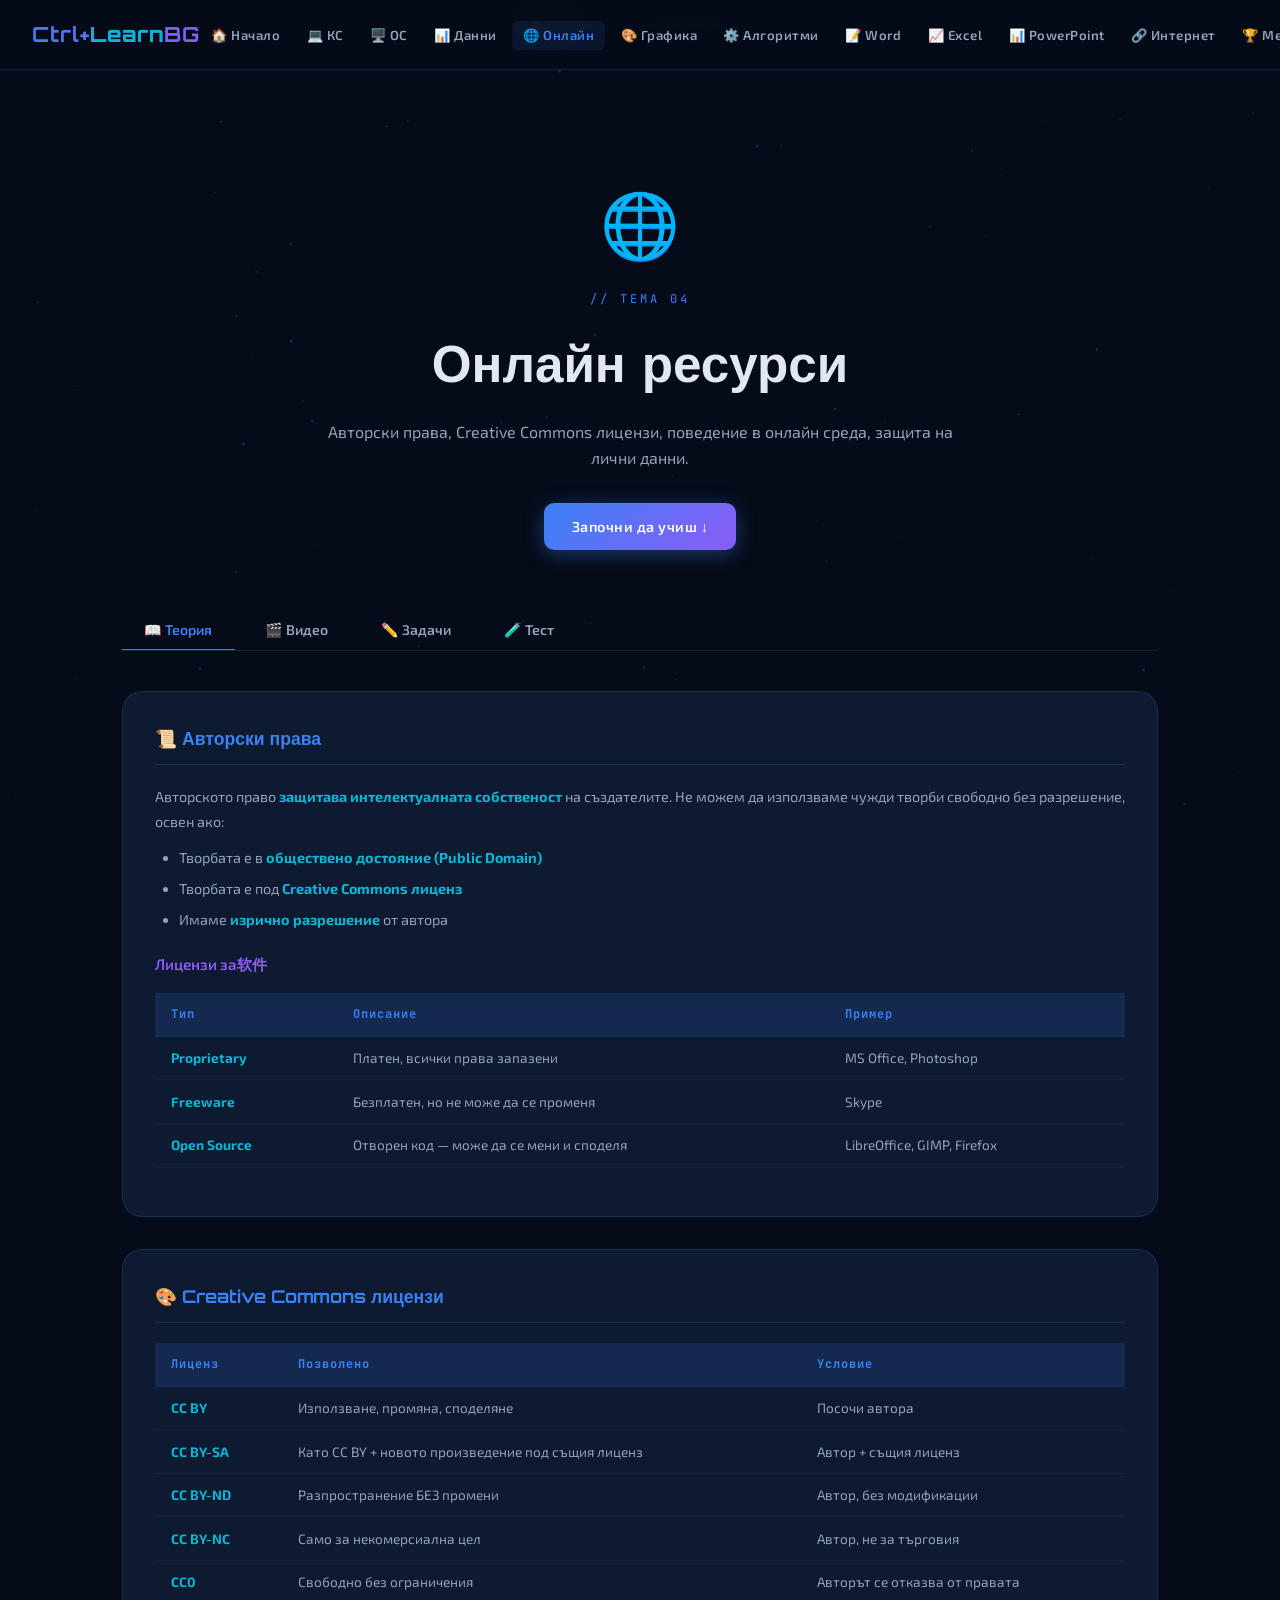
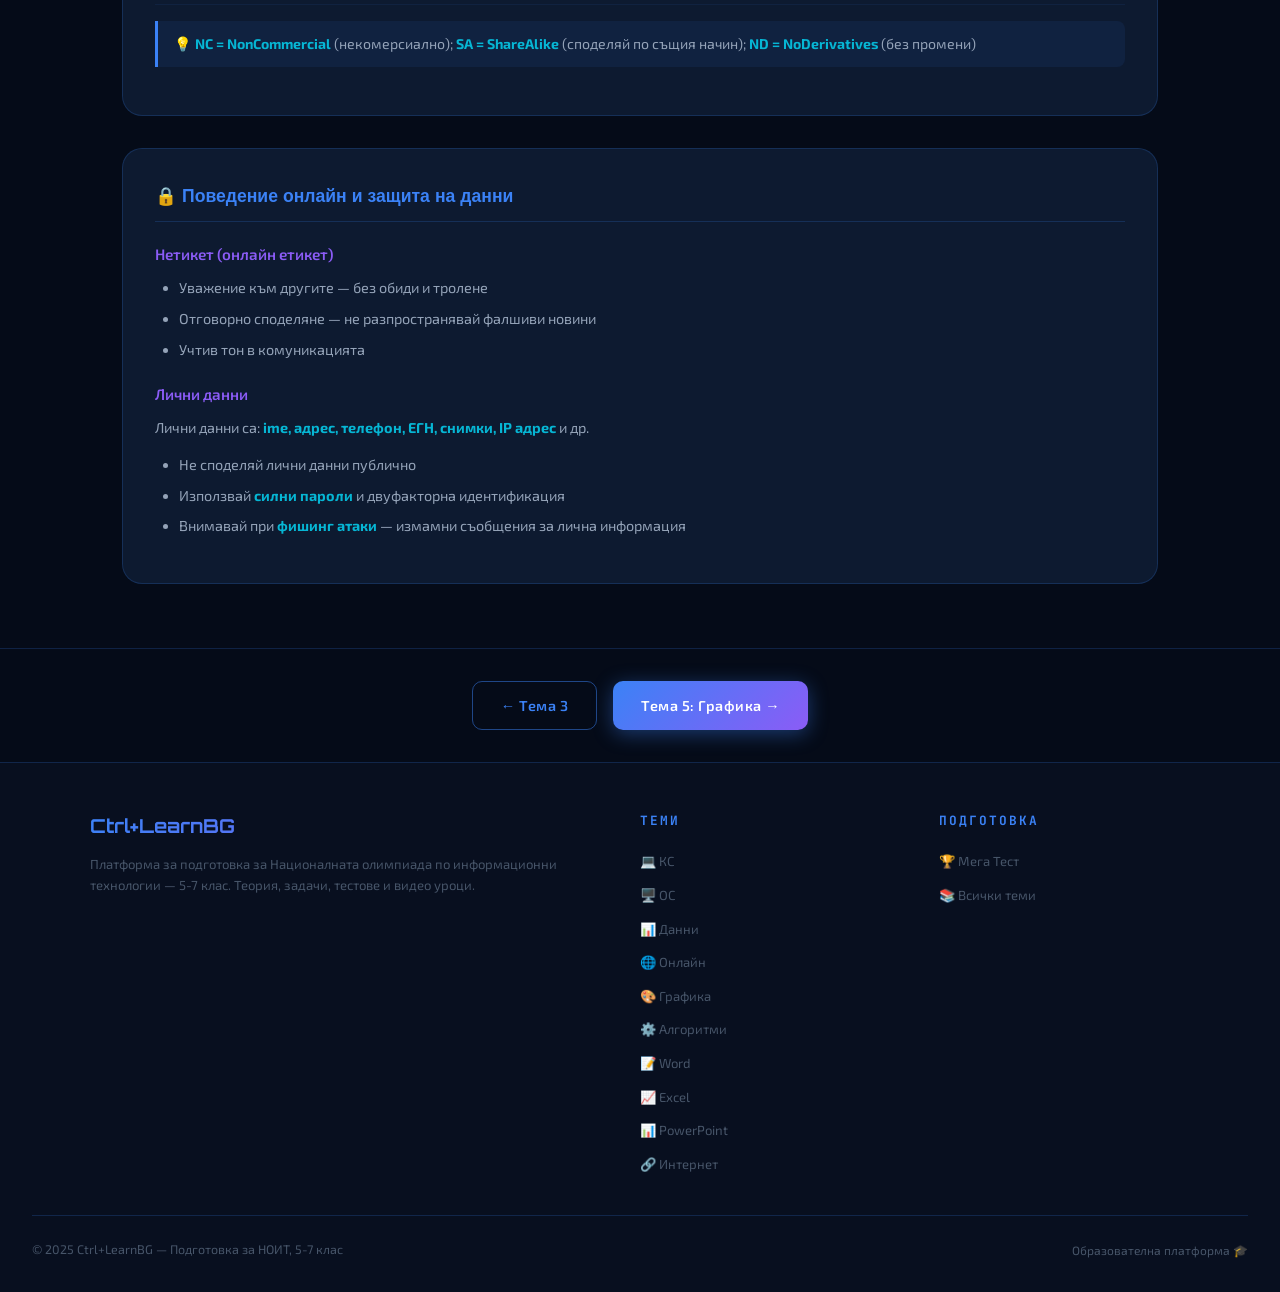
<file: pages/topic-4.html>
<!DOCTYPE html>
<html lang="bg">
<head>
  <meta charset="UTF-8">
  <meta name="viewport" content="width=device-width, initial-scale=1.0">
  <title>Тема 4: Онлайн ресурси | Ctrl+LearnBG</title>
  <link rel="stylesheet" href="../css/style.css">
</head>
<body>
<canvas id="particles-canvas"></canvas>
<div class="page-wrapper">
  <div class="breadcrumb"><a href="../index.html">🏠 Начало</a><span class="sep">›</span><span>Тема 4: Онлайн ресурси</span></div>
  <div class="topic-hero">
    <span class="topic-hero-icon">🌐</span>
    <span class="topic-hero-num">// ТЕМА 04</span>
    <h1 class="topic-hero-title">Онлайн <span class="gradient-text">ресурси</span></h1>
    <p class="topic-hero-desc">Авторски права, Creative Commons лицензи, поведение в онлайн среда, защита на лични данни.</p>
    <a href="#tabs-section" class="btn btn-primary">Започни да учиш ↓</a>
  </div>
  <div class="tabs-container" id="tabs-section">
    <div class="tabs-nav">
      <button class="tab-btn active" data-tab="theory">📖 Теория</button>
      <button class="tab-btn" data-tab="video">🎬 Видео</button>
      <button class="tab-btn" data-tab="tasks">✏️ Задачи</button>
      <button class="tab-btn" data-tab="test">🧪 Тест</button>
    </div>
    <div class="tab-panel active" id="tab-theory">
      <div class="theory-content">
        <div class="theory-block reveal">
          <h2>📜 Авторски права</h2>
          <p>Авторското право <strong>защитава интелектуалната собственост</strong> на създателите. Не можем да използваме чужди творби свободно без разрешение, освен ако:</p>
          <ul>
            <li>Творбата е в <strong>обществено достояние (Public Domain)</strong></li>
            <li>Творбата е под <strong>Creative Commons лиценз</strong></li>
            <li>Имаме <strong>изрично разрешение</strong> от автора</li>
          </ul>
          <h3>Лицензи за软件</h3>
          <table class="data-table">
            <tr><th>Тип</th><th>Описание</th><th>Пример</th></tr>
            <tr><td><strong>Proprietary</strong></td><td>Платен, всички права запазени</td><td>MS Office, Photoshop</td></tr>
            <tr><td><strong>Freeware</strong></td><td>Безплатен, но не може да се променя</td><td>Skype</td></tr>
            <tr><td><strong>Open Source</strong></td><td>Отворен код — може да се мени и споделя</td><td>LibreOffice, GIMP, Firefox</td></tr>
          </table>
        </div>
        <div class="theory-block reveal">
          <h2>🎨 Creative Commons лицензи</h2>
          <table class="data-table">
            <tr><th>Лиценз</th><th>Позволено</th><th>Условие</th></tr>
            <tr><td><strong>CC BY</strong></td><td>Използване, промяна, споделяне</td><td>Посочи автора</td></tr>
            <tr><td><strong>CC BY-SA</strong></td><td>Като CC BY + новото произведение под същия лиценз</td><td>Автор + същия лиценз</td></tr>
            <tr><td><strong>CC BY-ND</strong></td><td>Разпространение БЕЗ промени</td><td>Автор, без модификации</td></tr>
            <tr><td><strong>CC BY-NC</strong></td><td>Само за некомерсиална цел</td><td>Автор, не за търговия</td></tr>
            <tr><td><strong>CC0</strong></td><td>Свободно без ограничения</td><td>Авторът се отказва от правата</td></tr>
          </table>
          <div class="highlight-box">💡 <strong>NC = NonCommercial</strong> (некомерсиално); <strong>SA = ShareAlike</strong> (споделяй по същия начин); <strong>ND = NoDerivatives</strong> (без промени)</div>
        </div>
        <div class="theory-block reveal">
          <h2>🔒 Поведение онлайн и защита на данни</h2>
          <h3>Нетикет (онлайн етикет)</h3>
          <ul>
            <li>Уважение към другите — без обиди и тролене</li>
            <li>Отговорно споделяне — не разпространявай фалшиви новини</li>
            <li>Учтив тон в комуникацията</li>
          </ul>
          <h3>Лични данни</h3>
          <p>Лични данни са: <strong>ime, адрес, телефон, ЕГН, снимки, IP адрес</strong> и др.</p>
          <ul>
            <li>Не споделяй лични данни публично</li>
            <li>Използвай <strong>силни пароли</strong> и двуфакторна идентификация</li>
            <li>Внимавай при <strong>фишинг атаки</strong> — измамни съобщения за лична информация</li>
          </ul>
        </div>
      </div>
    </div>
    <div class="tab-panel" id="tab-video">
      <div class="video-grid">
        <div class="video-card"><div class="video-thumb"><div class="video-placeholder"><div class="play-icon">▶</div><div>Creative Commons обяснение</div></div></div><div class="video-info"><div class="video-title">Creative Commons лицензи — как работят</div><div class="video-channel">📺 Видео урок</div></div></div>
        <div class="video-card"><div class="video-thumb"><div class="video-placeholder"><div class="play-icon">▶</div><div>Защита на лични данни онлайн</div></div></div><div class="video-info"><div class="video-title">Защита на лични данни в интернет</div><div class="video-channel">📺 Видео урок</div></div></div>
      </div>
    </div>
    <div class="tab-panel" id="tab-tasks">
      <div class="tasks-grid">
        <div class="task-card reveal">
          <div class="task-header"><div class="task-title">Задача 1: Кой лиценз?</div><span class="difficulty-badge easy">Лесна</span></div>
          <div class="task-desc">Намерил/а си музика с лиценз <strong>CC BY-NC</strong>. Можеш ли да я използваш в: А) Училищен проект Б) Реклама на магазин В) Личен блог?</div>
          <button class="task-answer-toggle">💡 Покажи отговора</button>
          <div class="task-answer">А) Да ✅ (некомерсиална цел)<br>Б) НЕ ❌ (реклама = комерсиална цел)<br>В) Да ✅ (ако блогът не е с търговска цел)</div>
        </div>
        <div class="task-card reveal">
          <div class="task-header"><div class="task-title">Задача 2: Фишинг атака</div><span class="difficulty-badge medium">Средна</span></div>
          <div class="task-desc">Получаваш имейл: "Честито! Спечели си iPhone! Кликни тук и въведи личните си данни." Как се казва тази атака и какво трябва да направиш?</div>
          <button class="task-answer-toggle">💡 Покажи отговора</button>
          <div class="task-answer">Това е <strong>фишинг атака</strong>. Трябва да: <strong>НЕ кликваш</strong> върху линка, <strong>НЕ въвеждаш</strong> лични данни, <strong>изтриеш</strong> имейла, евентуално докладваш като спам.</div>
        </div>
        <div class="task-card reveal">
          <div class="task-header"><div class="task-title">Задача 3: Open Source срещу Proprietary</div><span class="difficulty-badge medium">Средна</span></div>
          <div class="task-desc">Каква е разликата между Open Source и Proprietary软件? Дай по два примера за всеки вид.</div>
          <button class="task-answer-toggle">💡 Покажи отговора</button>
          <div class="task-answer"><strong>Open Source</strong>: изходният код е достъпен, може да се модифицира и споделя. Примери: LibreOffice, GIMP, Firefox, Linux.<br><strong>Proprietary</strong>: кодът е собственост на компания, изисква лиценз. Примери: Microsoft Office, Adobe Photoshop, Windows.</div>
        </div>
      </div>
    </div>
    <div class="tab-panel" id="tab-test">
      <div class="quiz-container">
        <h2 style="font-family:var(--font-display); margin-bottom:1.5rem; font-size:1.3rem;">🧪 Тест: Онлайн ресурси</h2>
        <div id="quiz-topic4"></div>
      </div>
    </div>
  </div>
  <div style="text-align:center; padding:2rem; border-top:1px solid var(--border); display:flex; gap:1rem; justify-content:center; flex-wrap:wrap;">
    <a href="topic-3.html" class="btn btn-outline">← Тема 3</a>
    <a href="topic-5.html" class="btn btn-primary">Тема 5: Графика →</a>
  </div>
</div>
<script src="../js/main.js"></script>
<script src="../js/nav.js"></script>
<script>
const q4 = [
  { type:'mc', question:'CC BY-NC означава, че творбата:', options:['Може да се използва с търговска цел','Не може да се използва по никакъв начин','Може да се използва само с некомерсиална цел','Може да се промени без ограничения'], correct:'Може да се използва само с некомерсиална цел' },
  { type:'mc', question:'Кой软件е Open Source?', options:['Microsoft Office','Adobe Photoshop','LibreOffice','Skype'], correct:'LibreOffice' },
  { type:'tf', question:'CC0 означава, че авторът се отказва от всички права.', correct:'Вярно' },
  { type:'mc', question:'Фишингът е:', options:['Вид антивирусна програма','Метод за измама с цел кражба на лични данни','Вид Creative Commons лиценз','Платен软件'], correct:'Метод за измама с цел кражба на лични данни' },
  { type:'mc', question:'CC BY-SA изисква:', options:['Само да посочиш автора','Да посочиш автора И новото произведение да е под същия лиценз','Само некомерсиална употреба','Никакви промени'], correct:'Да посочиш автора И новото произведение да е под същия лиценз' },
  { type:'tf', question:'Нетикетът е правилата за поведение в онлайн среда.', correct:'Вярно' },
  { type:'mc', question:'Proprietary软件е:', options:['Безплатен с отворен код','Платен с всички права запазени','Свободен за промяна','Само за образователни цели'], correct:'Платен с всички права запазени' },
  { type:'mc', question:'Кое НЕ е лично данни?', options:['Твоето ime','Твоят IP адрес','Любимият ти цвят','Твоето ЕГН'], correct:'Любимият ти цвят' },
];
document.addEventListener('DOMContentLoaded', () => {
  const qs = [...q4].sort(() => Math.random() - 0.5);
  initQuiz(qs, 'quiz-topic4');
  const st = window['quizState_quiz-topic4'];
  if (st) { const r = st.render; st.render = function() { if(st.current()>=qs.length) renderQuizResult(document.getElementById('quiz-topic4'),st.score(),qs.length); else r(); }; }
});
</script>
</body>
</html>
</file>
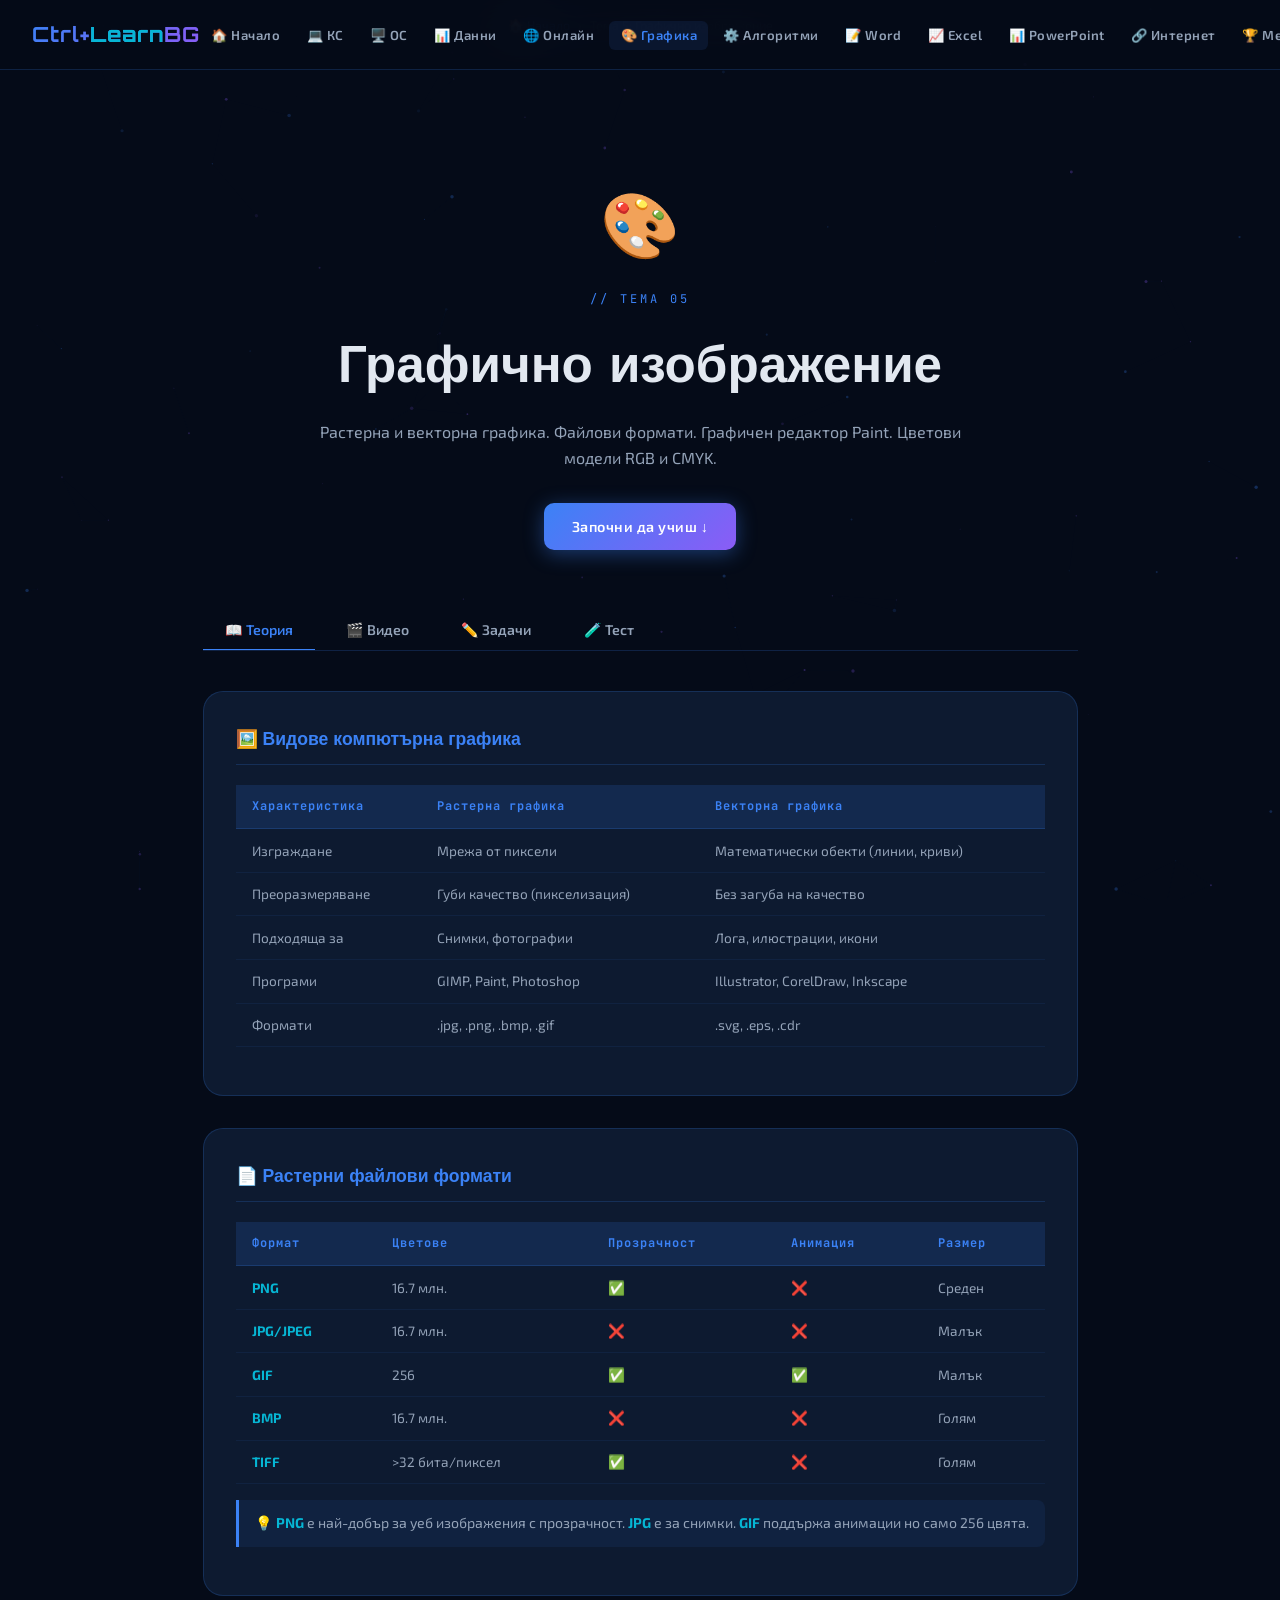
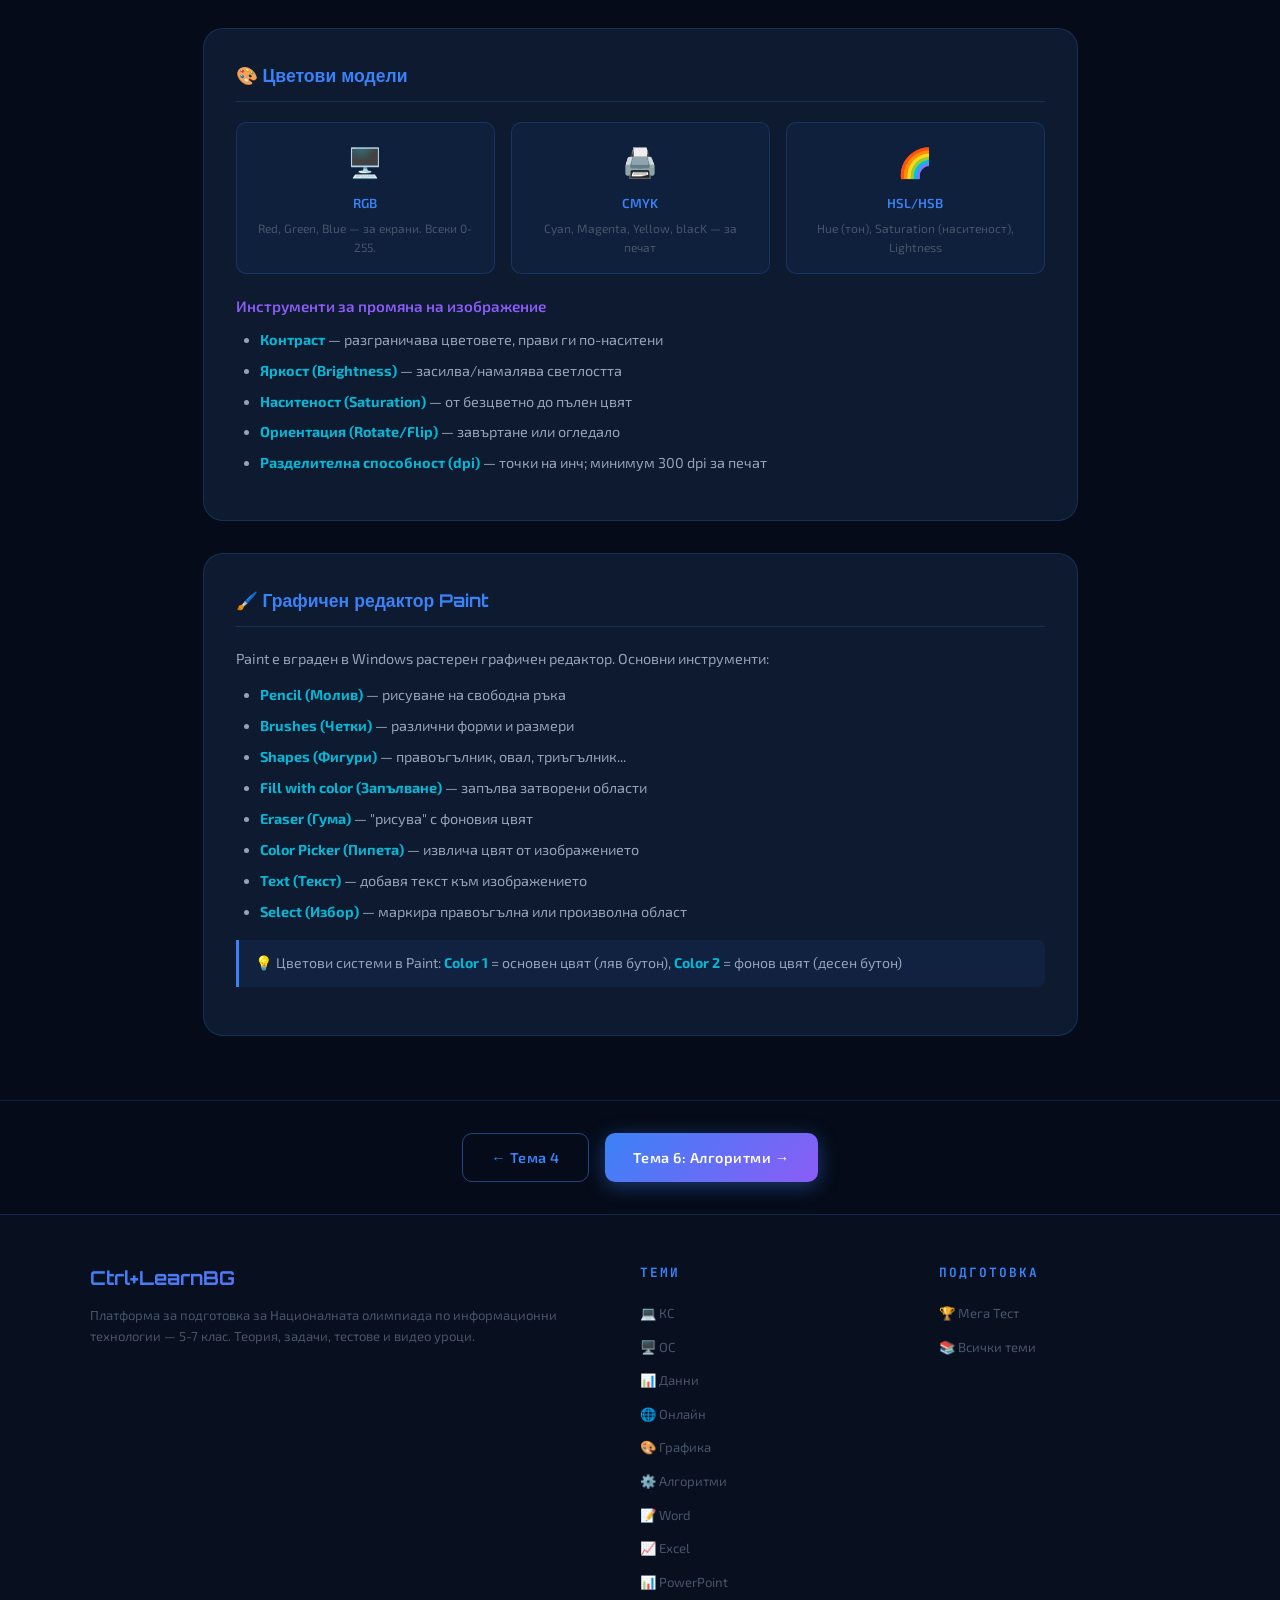
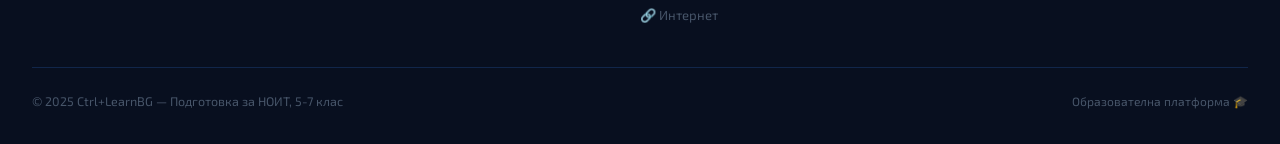
<file: pages/topic-5.html>
<!DOCTYPE html>
<html lang="bg">
<head>
  <meta charset="UTF-8">
  <meta name="viewport" content="width=device-width, initial-scale=1.0">
  <title>Тема 5: Графично изображение | Ctrl+LearnBG</title>
  <link rel="stylesheet" href="../css/style.css">
</head>
<body>
<canvas id="particles-canvas"></canvas>
<div class="page-wrapper">
  <div class="breadcrumb"><a href="../index.html">🏠 Начало</a><span class="sep">›</span><span>Тема 5: Графично изображение</span></div>
  <div class="topic-hero">
    <span class="topic-hero-icon">🎨</span>
    <span class="topic-hero-num">// ТЕМА 05</span>
    <h1 class="topic-hero-title">Графично <span class="gradient-text">изображение</span></h1>
    <p class="topic-hero-desc">Растерна и векторна графика. Файлови формати. Графичен редактор Paint. Цветови модели RGB и CMYK.</p>
    <a href="#tabs-section" class="btn btn-primary">Започни да учиш ↓</a>
  </div>
  <div class="tabs-container" id="tabs-section">
    <div class="tabs-nav">
      <button class="tab-btn active" data-tab="theory">📖 Теория</button>
      <button class="tab-btn" data-tab="video">🎬 Видео</button>
      <button class="tab-btn" data-tab="tasks">✏️ Задачи</button>
      <button class="tab-btn" data-tab="test">🧪 Тест</button>
    </div>
    <div class="tab-panel active" id="tab-theory">
      <div class="theory-content">
        <div class="theory-block reveal">
          <h2>🖼️ Видове компютърна графика</h2>
          <table class="data-table">
            <tr><th>Характеристика</th><th>Растерна графика</th><th>Векторна графика</th></tr>
            <tr><td>Изграждане</td><td>Мрежа от пиксели</td><td>Математически обекти (линии, криви)</td></tr>
            <tr><td>Преоразмеряване</td><td>Губи качество (пикселизация)</td><td>Без загуба на качество</td></tr>
            <tr><td>Подходяща за</td><td>Снимки, фотографии</td><td>Лога, илюстрации, икони</td></tr>
            <tr><td>Програми</td><td>GIMP, Paint, Photoshop</td><td>Illustrator, CorelDraw, Inkscape</td></tr>
            <tr><td>Формати</td><td>.jpg, .png, .bmp, .gif</td><td>.svg, .eps, .cdr</td></tr>
          </table>
        </div>
        <div class="theory-block reveal">
          <h2>📄 Растерни файлови формати</h2>
          <table class="data-table">
            <tr><th>Формат</th><th>Цветове</th><th>Прозрачност</th><th>Анимация</th><th>Размер</th></tr>
            <tr><td><strong>PNG</strong></td><td>16.7 млн.</td><td>✅</td><td>❌</td><td>Среден</td></tr>
            <tr><td><strong>JPG/JPEG</strong></td><td>16.7 млн.</td><td>❌</td><td>❌</td><td>Малък</td></tr>
            <tr><td><strong>GIF</strong></td><td>256</td><td>✅</td><td>✅</td><td>Малък</td></tr>
            <tr><td><strong>BMP</strong></td><td>16.7 млн.</td><td>❌</td><td>❌</td><td>Голям</td></tr>
            <tr><td><strong>TIFF</strong></td><td>>32 бита/пиксел</td><td>✅</td><td>❌</td><td>Голям</td></tr>
          </table>
          <div class="highlight-box">💡 <strong>PNG</strong> е най-добър за уеб изображения с прозрачност. <strong>JPG</strong> е за снимки. <strong>GIF</strong> поддържа анимации но само 256 цвята.</div>
        </div>
        <div class="theory-block reveal">
          <h2>🎨 Цветови модели</h2>
          <div class="info-grid">
            <div class="info-item"><div class="info-icon">🖥️</div><div class="info-name">RGB</div><div class="info-desc">Red, Green, Blue — за екрани. Всеки 0-255.</div></div>
            <div class="info-item"><div class="info-icon">🖨️</div><div class="info-name">CMYK</div><div class="info-desc">Cyan, Magenta, Yellow, blacK — за печат</div></div>
            <div class="info-item"><div class="info-icon">🌈</div><div class="info-name">HSL/HSB</div><div class="info-desc">Hue (тон), Saturation (наситеност), Lightness</div></div>
          </div>
          <h3>Инструменти за промяна на изображение</h3>
          <ul>
            <li><strong>Контраст</strong> — разграничава цветовете, прави ги по-наситени</li>
            <li><strong>Яркост (Brightness)</strong> — засилва/намалява светлостта</li>
            <li><strong>Наситеност (Saturation)</strong> — от безцветно до пълен цвят</li>
            <li><strong>Ориентация (Rotate/Flip)</strong> — завъртане или огледало</li>
            <li><strong>Разделителна способност (dpi)</strong> — точки на инч; минимум 300 dpi за печат</li>
          </ul>
        </div>
        <div class="theory-block reveal">
          <h2>🖌️ Графичен редактор Paint</h2>
          <p>Paint е вграден в Windows растерен графичен редактор. Основни инструменти:</p>
          <ul>
            <li><strong>Pencil (Молив)</strong> — рисуване на свободна ръка</li>
            <li><strong>Brushes (Четки)</strong> — различни форми и размери</li>
            <li><strong>Shapes (Фигури)</strong> — правоъгълник, овал, триъгълник...</li>
            <li><strong>Fill with color (Запълване)</strong> — запълва затворени области</li>
            <li><strong>Eraser (Гума)</strong> — "рисува" с фоновия цвят</li>
            <li><strong>Color Picker (Пипета)</strong> — извлича цвят от изображението</li>
            <li><strong>Text (Текст)</strong> — добавя текст към изображението</li>
            <li><strong>Select (Избор)</strong> — маркира правоъгълна или произволна област</li>
          </ul>
          <div class="highlight-box">💡 Цветови системи в Paint: <strong>Color 1</strong> = основен цвят (ляв бутон), <strong>Color 2</strong> = фонов цвят (десен бутон)</div>
        </div>
      </div>
    </div>
    <div class="tab-panel" id="tab-video">
      <div class="video-grid">
        <div class="video-card"><div class="video-thumb"><div class="video-placeholder"><div class="play-icon">▶</div><div>Растерна vs Векторна графика</div></div></div><div class="video-info"><div class="video-title">Растерна vs Векторна графика — разлики</div><div class="video-channel">📺 Видео урок</div></div></div>
        <div class="video-card"><div class="video-thumb"><div class="video-placeholder"><div class="play-icon">▶</div><div>Работа с Paint в Windows</div></div></div><div class="video-info"><div class="video-title">Урок по Paint — основни инструменти</div><div class="video-channel">📺 Видео урок</div></div></div>
      </div>
    </div>
    <div class="tab-panel" id="tab-tasks">
      <div class="tasks-grid">
        <div class="task-card reveal">
          <div class="task-header"><div class="task-title">Задача 1: Кой формат?</div><span class="difficulty-badge easy">Лесна</span></div>
          <div class="task-desc">Кой графичен формат е най-подходящ за: А) Снимка за уеб с прозрачен фон Б) Снимка от ваканция (малък размер) В) Кратка анимация с ограничени цветове?</div>
          <button class="task-answer-toggle">💡 Покажи отговора</button>
          <div class="task-answer">А) <strong>PNG</strong> (поддържа прозрачност)<br>Б) <strong>JPG</strong> (малък размер, много цветове)<br>В) <strong>GIF</strong> (поддържа анимация)</div>
        </div>
        <div class="task-card reveal">
          <div class="task-header"><div class="task-title">Задача 2: RGB модел</div><span class="difficulty-badge medium">Средна</span></div>
          <div class="task-desc">В RGB модела: какъв цвят дава R=255, G=0, B=0? Какъв цвят дава R=0, G=0, B=0? Какъв цвят дава R=255, G=255, B=255?</div>
          <button class="task-answer-toggle">💡 Покажи отговора</button>
          <div class="task-answer">R=255, G=0, B=0 → <strong>Червен</strong><br>R=0, G=0, B=0 → <strong>Черен</strong><br>R=255, G=255, B=255 → <strong>Бял</strong></div>
        </div>
        <div class="task-card reveal">
          <div class="task-header"><div class="task-title">Задача 3: Растерна vs Векторна</div><span class="difficulty-badge medium">Средна</span></div>
          <div class="task-desc">Дизайнер прави лого за фирма. Кой вид графика препоръчваш — растерна или векторна? Защо?</div>
          <button class="task-answer-toggle">💡 Покажи отговора</button>
          <div class="task-answer"><strong>Векторна графика</strong>! Защото логото трябва да се преоразмерява (визитка, билборд, уебсайт) без загуба на качество. Векторните обекти се мащабират свободно, докато растерните при уголемяване се "пикселизират".</div>
        </div>
      </div>
    </div>
    <div class="tab-panel" id="tab-test">
      <div class="quiz-container">
        <h2 style="font-family:var(--font-display); margin-bottom:1.5rem; font-size:1.3rem;">🧪 Тест: Графично изображение</h2>
        <div id="quiz-topic5"></div>
      </div>
    </div>
  </div>
  <div style="text-align:center; padding:2rem; border-top:1px solid var(--border); display:flex; gap:1rem; justify-content:center; flex-wrap:wrap;">
    <a href="topic-4.html" class="btn btn-outline">← Тема 4</a>
    <a href="topic-6.html" class="btn btn-primary">Тема 6: Алгоритми →</a>
  </div>
</div>
<script src="../js/main.js"></script>
<script src="../js/nav.js"></script>
<script>
const q5 = [
  { type:'mc', question:'Кой вид графика губи качество при преоразмеряване?', options:['Векторна','Растерна','И двете','Нито една'], correct:'Растерна' },
  { type:'mc', question:'Кой формат поддържа анимации?', options:['JPG','PNG','GIF','BMP'], correct:'GIF' },
  { type:'mc', question:'Растерната графика е изградена от:', options:['Математически формули','Мрежа от пиксели','Векторни обекти','Слоеве'], correct:'Мрежа от пиксели' },
  { type:'mc', question:'RGB се използва за:', options:['Печат','Екрани','И двете','Нито едно'], correct:'Екрани' },
  { type:'tf', question:'PNG форматът поддържа прозрачност.', correct:'Вярно' },
  { type:'mc', question:'Кой формат е с НАЙ-ГОЛЯМ размер на файла?', options:['JPG','GIF','BMP','PNG'], correct:'BMP' },
  { type:'mc', question:'CMYK се използва при:', options:['Уеб дизайн','Видео редакция','Подготовка за печат','Растерна графика'], correct:'Подготовка за печат' },
  { type:'tf', question:'GIF поддържа само 256 цвята.', correct:'Вярно' },
  { type:'mc', question:'Кой инструмент в Paint извлича цвят от изображението?', options:['Pencil','Eraser','Color Picker (Пипета)','Fill'], correct:'Color Picker (Пипета)' },
  { type:'mc', question:'Минималната разделителна способност за печат е:', options:['72 dpi','150 dpi','300 dpi','600 dpi'], correct:'300 dpi' },
];
document.addEventListener('DOMContentLoaded', () => {
  const qs = [...q5].sort(() => Math.random() - 0.5).slice(0, 10);
  initQuiz(qs, 'quiz-topic5');
  const st = window['quizState_quiz-topic5'];
  if (st) { const r = st.render; st.render = function() { if(st.current()>=qs.length) renderQuizResult(document.getElementById('quiz-topic5'),st.score(),qs.length); else r(); }; }
});
</script>
</body>
</html>
</file>
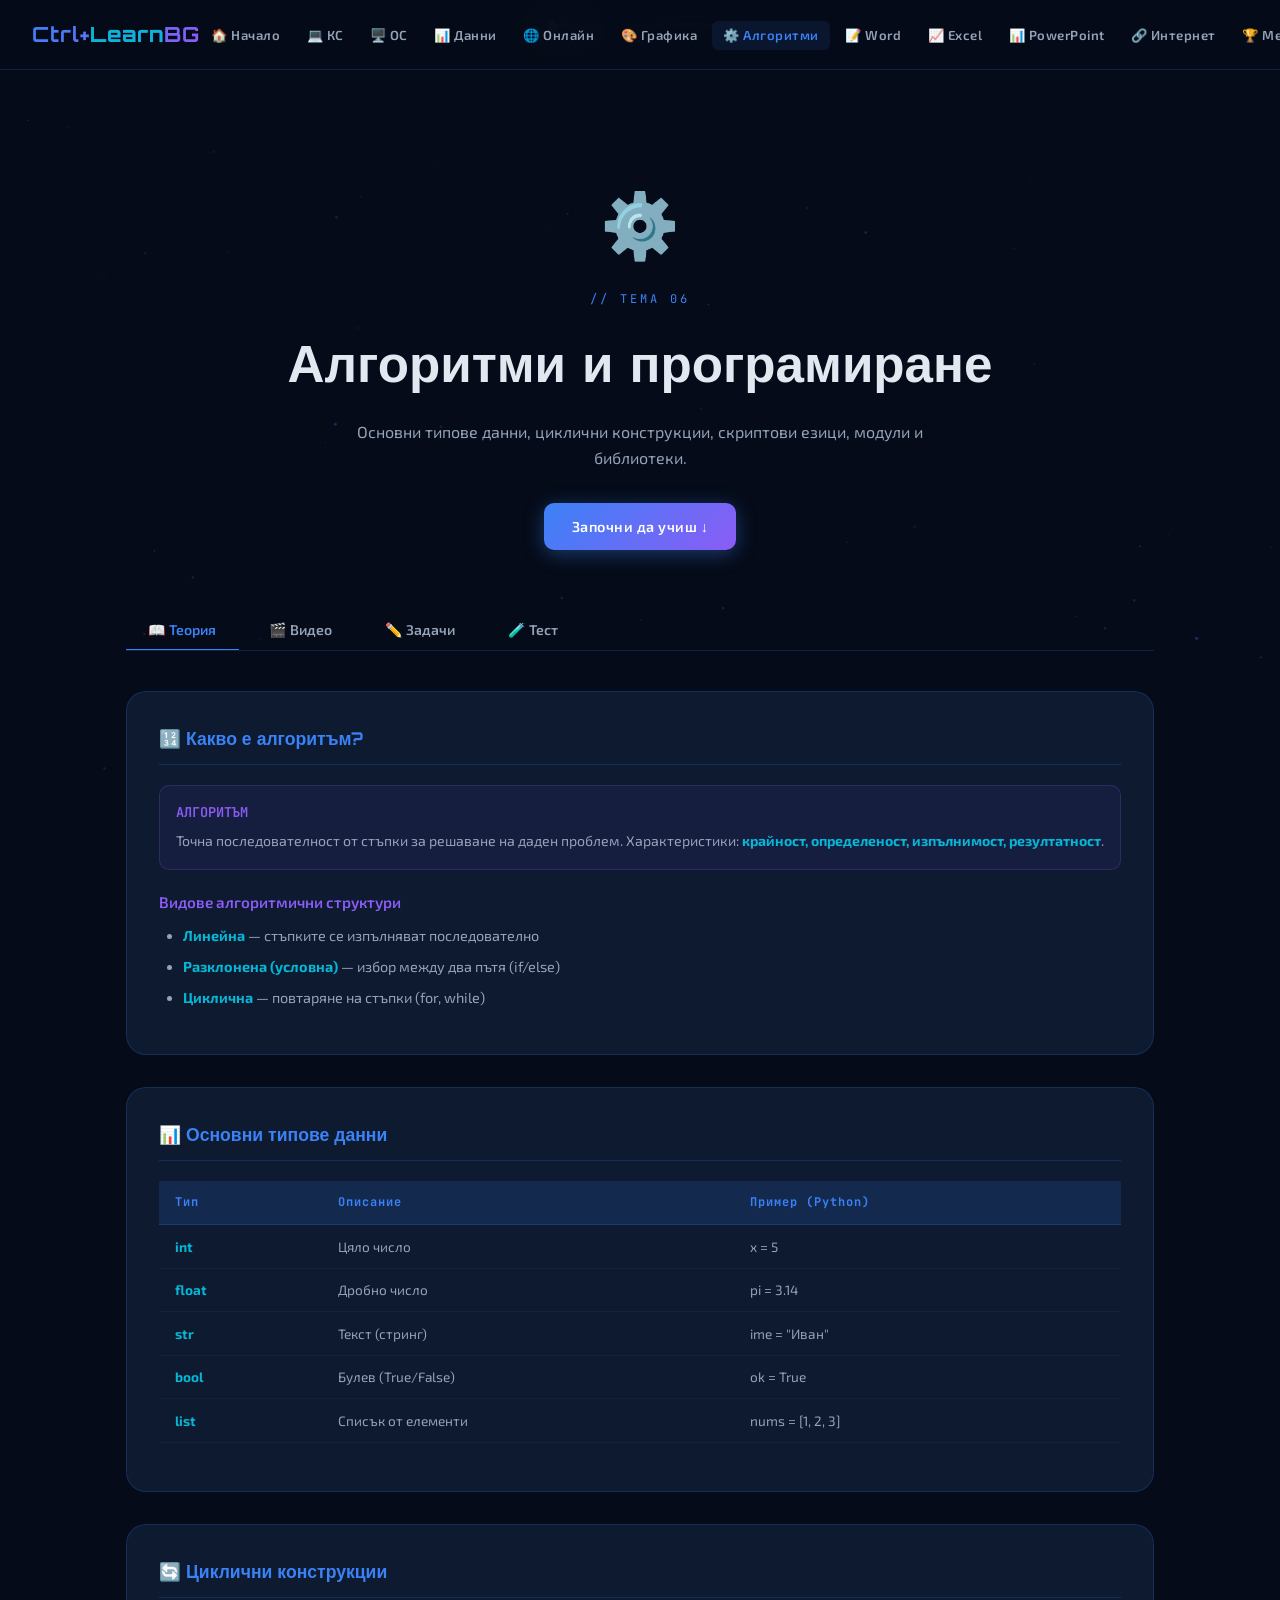
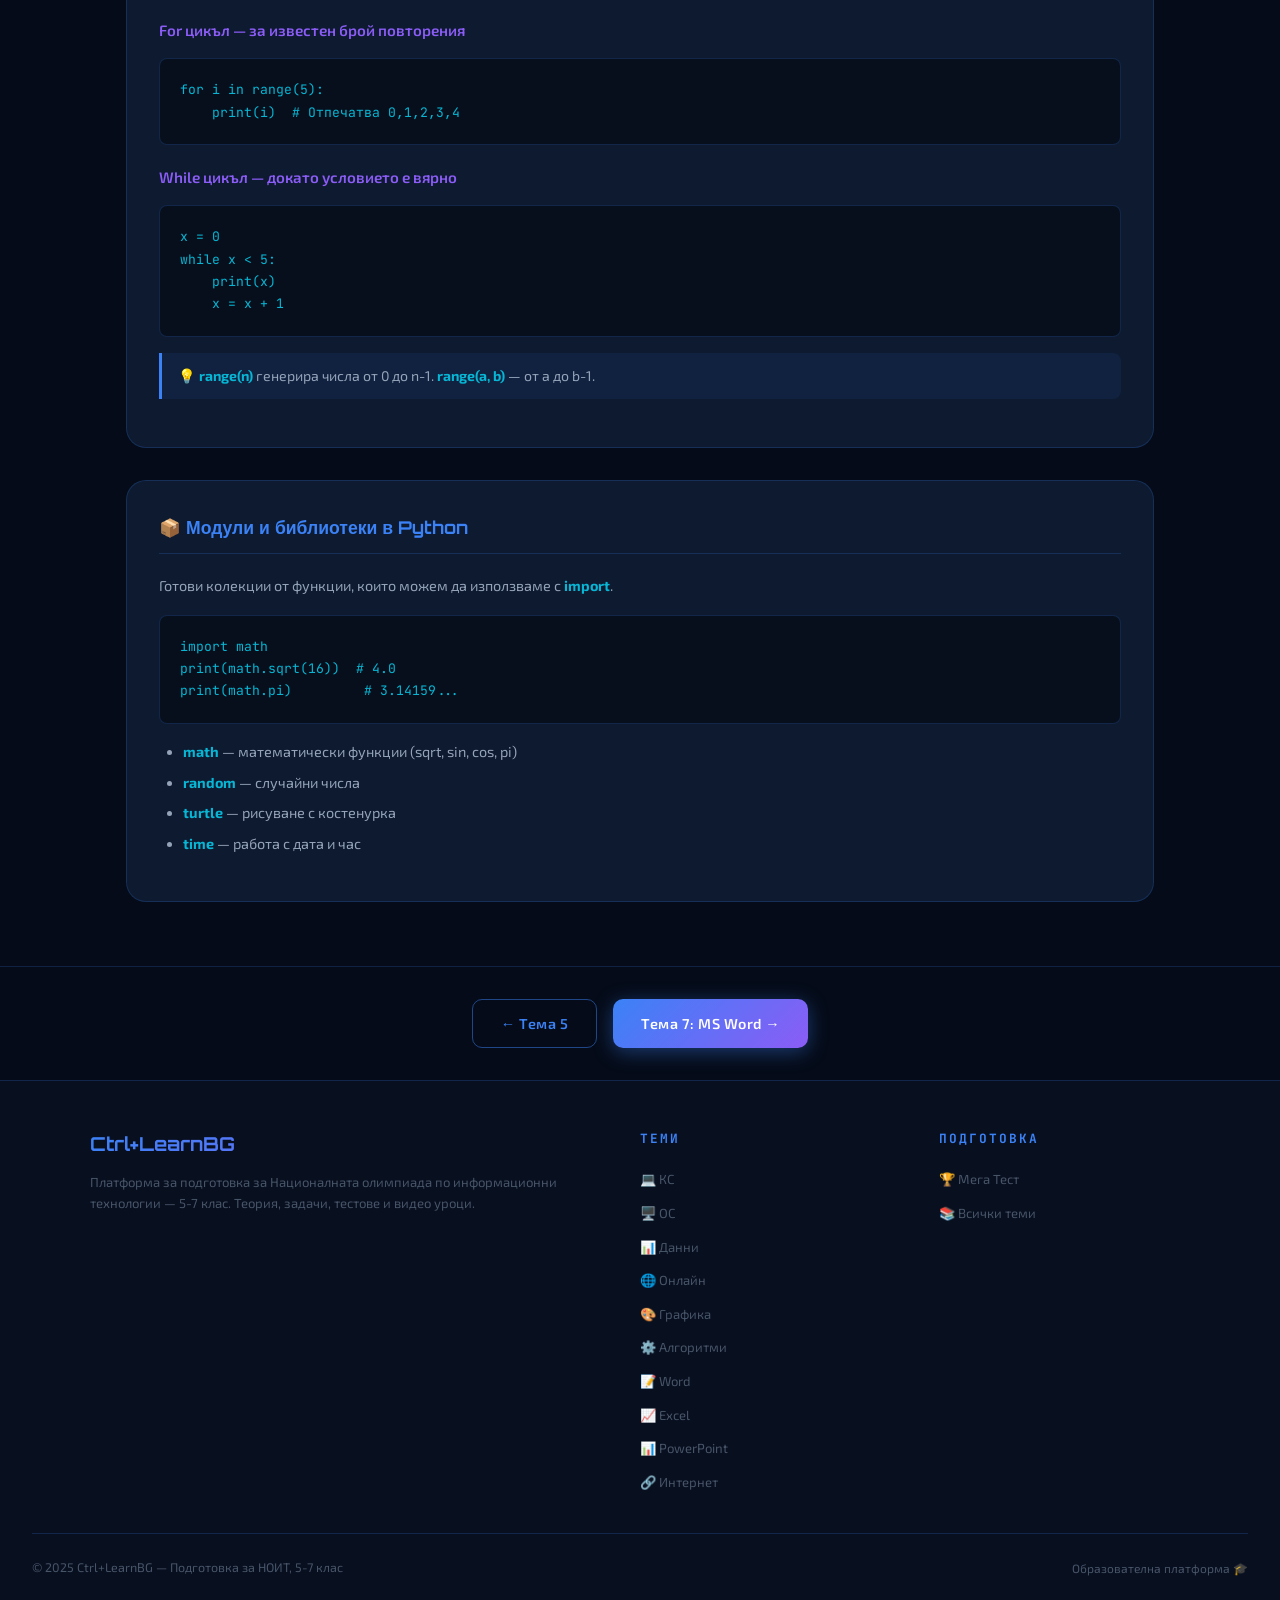
<file: pages/topic-6.html>
<!DOCTYPE html>
<html lang="bg">
<head>
  <meta charset="UTF-8">
  <meta name="viewport" content="width=device-width, initial-scale=1.0">
  <title>Тема 6: Алгоритми | Ctrl+LearnBG</title>
  <link rel="stylesheet" href="../css/style.css">
</head>
<body>
<canvas id="particles-canvas"></canvas>
<div class="page-wrapper">
  <div class="breadcrumb"><a href="../index.html">🏠 Начало</a><span class="sep">›</span><span>Тема 6: Алгоритми</span></div>
  <div class="topic-hero">
    <span class="topic-hero-icon">⚙️</span>
    <span class="topic-hero-num">// ТЕМА 06</span>
    <h1 class="topic-hero-title">Алгоритми и <span class="gradient-text">програмиране</span></h1>
    <p class="topic-hero-desc">Основни типове данни, циклични конструкции, скриптови езици, модули и библиотеки.</p>
    <a href="#tabs-section" class="btn btn-primary">Започни да учиш ↓</a>
  </div>
  <div class="tabs-container" id="tabs-section">
    <div class="tabs-nav">
      <button class="tab-btn active" data-tab="theory">📖 Теория</button>
      <button class="tab-btn" data-tab="video">🎬 Видео</button>
      <button class="tab-btn" data-tab="tasks">✏️ Задачи</button>
      <button class="tab-btn" data-tab="test">🧪 Тест</button>
    </div>
    <div class="tab-panel active" id="tab-theory">
      <div class="theory-content">
        <div class="theory-block reveal">
          <h2>🔢 Какво е алгоритъм?</h2>
          <div class="definition"><div class="def-term">АЛГОРИТЪМ</div><div class="def-body">Точна последователност от стъпки за решаване на даден проблем. Характеристики: <strong>крайност, определеност, изпълнимост, резултатност</strong>.</div></div>
          <h3>Видове алгоритмични структури</h3>
          <ul>
            <li><strong>Линейна</strong> — стъпките се изпълняват последователно</li>
            <li><strong>Разклонена (условна)</strong> — избор между два пътя (if/else)</li>
            <li><strong>Циклична</strong> — повтаряне на стъпки (for, while)</li>
          </ul>
        </div>
        <div class="theory-block reveal">
          <h2>📊 Основни типове данни</h2>
          <table class="data-table">
            <tr><th>Тип</th><th>Описание</th><th>Пример (Python)</th></tr>
            <tr><td><strong>int</strong></td><td>Цяло число</td><td>x = 5</td></tr>
            <tr><td><strong>float</strong></td><td>Дробно число</td><td>pi = 3.14</td></tr>
            <tr><td><strong>str</strong></td><td>Текст (стринг)</td><td>ime = "Иван"</td></tr>
            <tr><td><strong>bool</strong></td><td>Булев (True/False)</td><td>ok = True</td></tr>
            <tr><td><strong>list</strong></td><td>Списък от елементи</td><td>nums = [1, 2, 3]</td></tr>
          </table>
        </div>
        <div class="theory-block reveal">
          <h2>🔄 Циклични конструкции</h2>
          <h3>For цикъл — за известен брой повторения</h3>
          <pre>for i in range(5):
    print(i)  # Отпечатва 0,1,2,3,4</pre>
          <h3>While цикъл — докато условието е вярно</h3>
          <pre>x = 0
while x < 5:
    print(x)
    x = x + 1</pre>
          <div class="highlight-box">💡 <strong>range(n)</strong> генерира числа от 0 до n-1. <strong>range(a, b)</strong> — от a до b-1.</div>
        </div>
        <div class="theory-block reveal">
          <h2>📦 Модули и библиотеки в Python</h2>
          <p>Готови колекции от функции, които можем да използваме с <strong>import</strong>.</p>
          <pre>import math
print(math.sqrt(16))  # 4.0
print(math.pi)         # 3.14159...</pre>
          <ul>
            <li><strong>math</strong> — математически функции (sqrt, sin, cos, pi)</li>
            <li><strong>random</strong> — случайни числа</li>
            <li><strong>turtle</strong> — рисуване с костенурка</li>
            <li><strong>time</strong> — работа с дата и час</li>
          </ul>
        </div>
      </div>
    </div>
    <div class="tab-panel" id="tab-video">
      <div class="video-grid">
        <div class="video-card"><div class="video-thumb"><div class="video-placeholder"><div class="play-icon">▶</div><div>Python for начинаещи</div></div></div><div class="video-info"><div class="video-title">Python за начинаещи — основи</div><div class="video-channel">📺 Видео урок</div></div></div>
        <div class="video-card"><div class="video-thumb"><div class="video-placeholder"><div class="play-icon">▶</div><div>Цикли в Python</div></div></div><div class="video-info"><div class="video-title">Цикли for и while в Python</div><div class="video-channel">📺 Видео урок</div></div></div>
      </div>
    </div>
    <div class="tab-panel" id="tab-tasks">
      <div class="tasks-grid">
        <div class="task-card reveal">
          <div class="task-header"><div class="task-title">Задача 1: Типове данни</div><span class="difficulty-badge easy">Лесна</span></div>
          <div class="task-desc">Определи типа данни: <br>а) 42 &nbsp; б) "Здравей" &nbsp; в) 3.14 &nbsp; г) True &nbsp; д) [1, 2, 3]</div>
          <button class="task-answer-toggle">💡 Покажи отговора</button>
          <div class="task-answer">а) <strong>int</strong> &nbsp; б) <strong>str</strong> &nbsp; в) <strong>float</strong> &nbsp; г) <strong>bool</strong> &nbsp; д) <strong>list</strong></div>
        </div>
        <div class="task-card reveal">
          <div class="task-header"><div class="task-title">Задача 2: Прочети кода</div><span class="difficulty-badge medium">Средна</span></div>
          <div class="task-desc">Какво ще отпечата следният код?<br><code>for i in range(1, 6):<br>&nbsp;&nbsp;&nbsp;print(i * 2)</code></div>
          <button class="task-answer-toggle">💡 Покажи отговора</button>
          <div class="task-answer">Ще отпечата: <strong>2, 4, 6, 8, 10</strong> (всяко на нов ред). range(1,6) = 1,2,3,4,5 и умножаваме по 2.</div>
        </div>
        <div class="task-card reveal">
          <div class="task-header"><div class="task-title">Задача 3: Напиши алгоритъм</div><span class="difficulty-badge hard">Трудна</span></div>
          <div class="task-desc">Напиши Python код, който отпечатва числата от 1 до 100, но за кратните на 3 отпечатва "Fizz", а за кратните на 5 — "Buzz".</div>
          <button class="task-answer-toggle">💡 Покажи отговора</button>
          <div class="task-answer"><pre>for i in range(1, 101):
    if i % 3 == 0:
        print("Fizz")
    elif i % 5 == 0:
        print("Buzz")
    else:
        print(i)</pre></div>
        </div>
      </div>
    </div>
    <div class="tab-panel" id="tab-test">
      <div class="quiz-container">
        <h2 style="font-family:var(--font-display); margin-bottom:1.5rem; font-size:1.3rem;">🧪 Тест: Алгоритми</h2>
        <div id="quiz-topic6"></div>
      </div>
    </div>
  </div>
  <div style="text-align:center; padding:2rem; border-top:1px solid var(--border); display:flex; gap:1rem; justify-content:center; flex-wrap:wrap;">
    <a href="topic-5.html" class="btn btn-outline">← Тема 5</a>
    <a href="topic-7.html" class="btn btn-primary">Тема 7: MS Word →</a>
  </div>
</div>
<script src="../js/main.js"></script>
<script src="../js/nav.js"></script>
<script>
const q6 = [
  { type:'mc', question:'Какъв тип данни е стойността 3.14?', options:['int','str','float','bool'], correct:'float' },
  { type:'mc', question:'range(3) генерира числата:', options:['1,2,3','0,1,2,3','0,1,2','1,2'], correct:'0,1,2' },
  { type:'tf', question:'While цикълът се изпълнява докато условието е вярно (True).', correct:'Вярно' },
  { type:'mc', question:'Кое е вярно за алгоритъма?', options:['Може да е безкраен','Трябва да е краен','Не трябва да дава резултат','Нито едно'], correct:'Трябва да е краен' },
  { type:'mc', question:'Командата за включване на модул в Python е:', options:['include','require','import','use'], correct:'import' },
  { type:'mc', question:'Какъв тип данни е "Здравей"?', options:['int','bool','float','str'], correct:'str' },
  { type:'tf', question:'For цикълът е подходящ, когато броят на повторенията е известен.', correct:'Вярно' },
  { type:'mc', question:'Коя функция пресмята квадратен корен в модула math?', options:['math.root()','math.sq()','math.sqrt()','math.power()'], correct:'math.sqrt()' },
];
document.addEventListener('DOMContentLoaded', () => {
  const qs = [...q6].sort(() => Math.random() - 0.5);
  initQuiz(qs, 'quiz-topic6');
  const st = window['quizState_quiz-topic6'];
  if (st) { const r = st.render; st.render = function() { if(st.current()>=qs.length) renderQuizResult(document.getElementById('quiz-topic6'),st.score(),qs.length); else r(); }; }
});
</script>
</body>
</html>
</file>
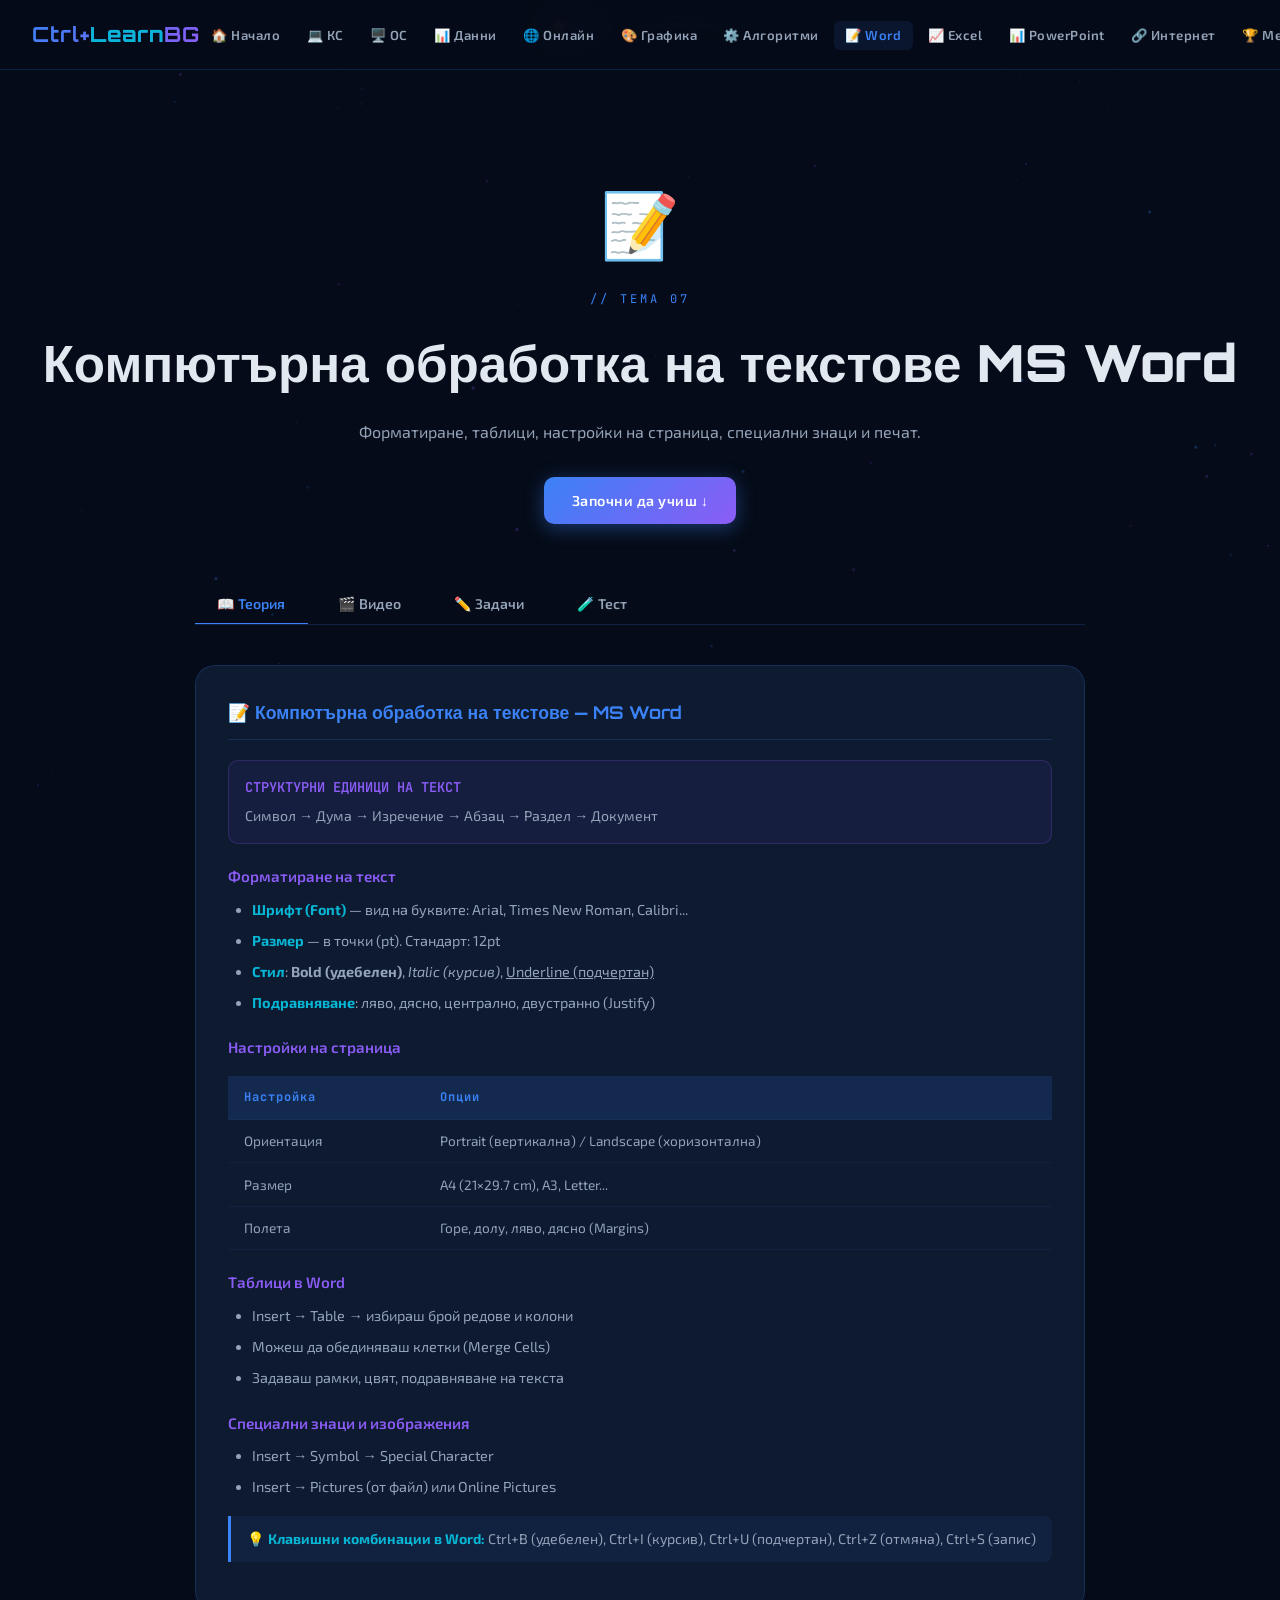
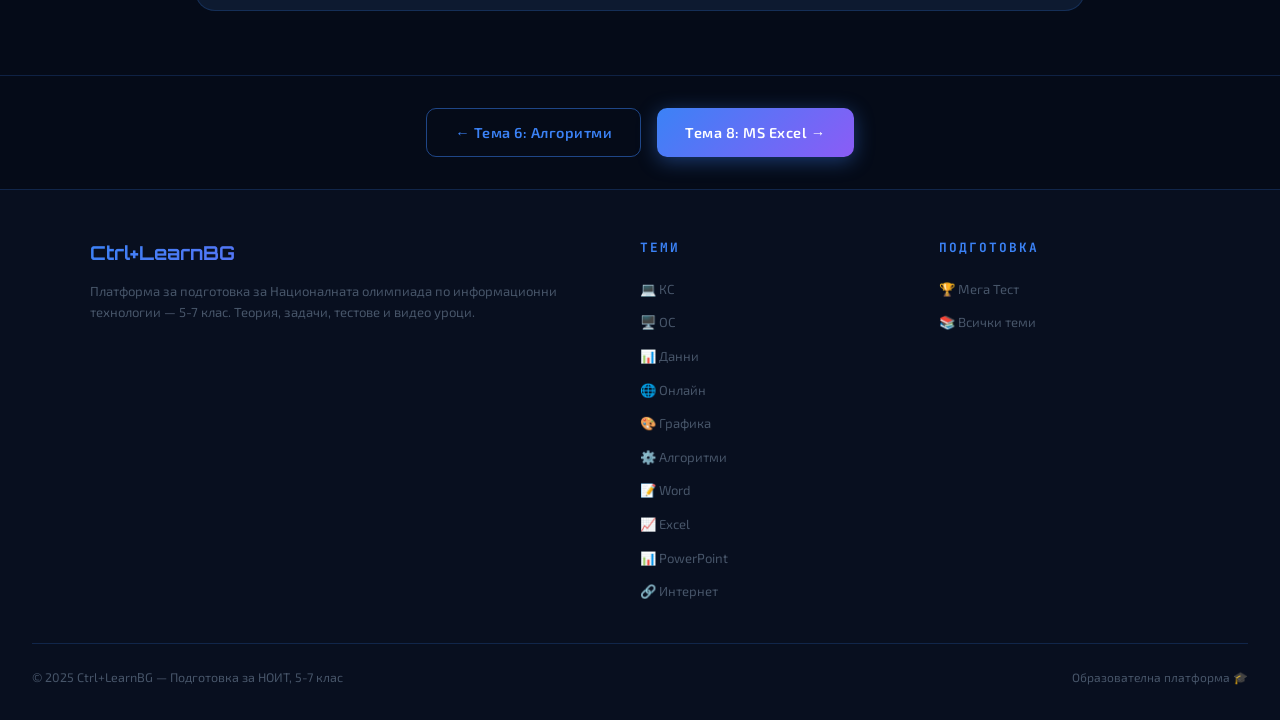
<file: pages/topic-7.html>
<!DOCTYPE html>
<html lang="bg">
<head>
  <meta charset="UTF-8">
  <meta name="viewport" content="width=device-width, initial-scale=1.0">
  <title>Тема 7: MS Word | Ctrl+LearnBG</title>
  <link rel="stylesheet" href="../css/style.css">
</head>
<body>
<canvas id="particles-canvas"></canvas>
<div class="page-wrapper">
  <div class="breadcrumb"><a href="../index.html">🏠 Начало</a><span class="sep">›</span><span>Тема 7: MS Word</span></div>
  <div class="topic-hero">
    <span class="topic-hero-icon">📝</span>
    <span class="topic-hero-num">// ТЕМА 07</span>
    <h1 class="topic-hero-title">Компютърна обработка на текстове <span class="gradient-text">MS Word</span></h1>
    <p class="topic-hero-desc">Форматиране, таблици, настройки на страница, специални знаци и печат.</p>
    <a href="#tabs-section" class="btn btn-primary">Започни да учиш ↓</a>
  </div>
  <div class="tabs-container" id="tabs-section">
    <div class="tabs-nav">
      <button class="tab-btn active" data-tab="theory">📖 Теория</button>
      <button class="tab-btn" data-tab="video">🎬 Видео</button>
      <button class="tab-btn" data-tab="tasks">✏️ Задачи</button>
      <button class="tab-btn" data-tab="test">🧪 Тест</button>
    </div>
    <div class="tab-panel active" id="tab-theory">
      <div class="theory-content">
        <div class="theory-block reveal" id="theory-content-7">
          <h2>📝 Теория: MS Word</h2>
          <p>Теорията за тази тема ще бъде заредена тук.</p>
        </div>
      </div>
    </div>
    <div class="tab-panel" id="tab-video">
      <div class="video-grid">
        <div class="video-card"><div class="video-thumb"><div class="video-placeholder"><div class="play-icon">▶</div><div>MS Word урок 1</div></div></div><div class="video-info"><div class="video-title">MS Word — основни функции</div><div class="video-channel">📺 Видео урок</div></div></div>
        <div class="video-card"><div class="video-thumb"><div class="video-placeholder"><div class="play-icon">▶</div><div>MS Word урок 2</div></div></div><div class="video-info"><div class="video-title">MS Word — практически примери</div><div class="video-channel">📺 Видео урок</div></div></div>
      </div>
    </div>
    <div class="tab-panel" id="tab-tasks">
      <div class="tasks-grid" id="tasks-content-7">
        <div class="task-card reveal"><div class="task-header"><div class="task-title">Задачите се зареждат...</div><span class="difficulty-badge easy">Лесна</span></div><div class="task-desc">Задачите за тази тема се добавят скоро.</div></div>
      </div>
    </div>
    <div class="tab-panel" id="tab-test">
      <div class="quiz-container">
        <h2 style="font-family:var(--font-display); margin-bottom:1.5rem; font-size:1.3rem;">🧪 Тест: MS Word</h2>
        <div id="quiz-topic7"></div>
      </div>
    </div>
  </div>
  <div style="text-align:center; padding:2rem; border-top:1px solid var(--border); display:flex; gap:1rem; justify-content:center; flex-wrap:wrap;">
    <a href="topic-6.html" class="btn btn-outline">← Тема 6: Алгоритми</a>
    <a href='topic-8.html' class='btn btn-primary'>Тема 8: MS Excel →</a>
  </div>
</div>
<script src="../js/main.js"></script>
<script src="../js/topic-content.js"></script>
<script src="../js/nav.js"></script>
<script>
// Inject theory and tasks for topic 7
document.addEventListener('DOMContentLoaded', () => {
  loadTopicContent(7);
});
</script>
</body>
</html>
</file>
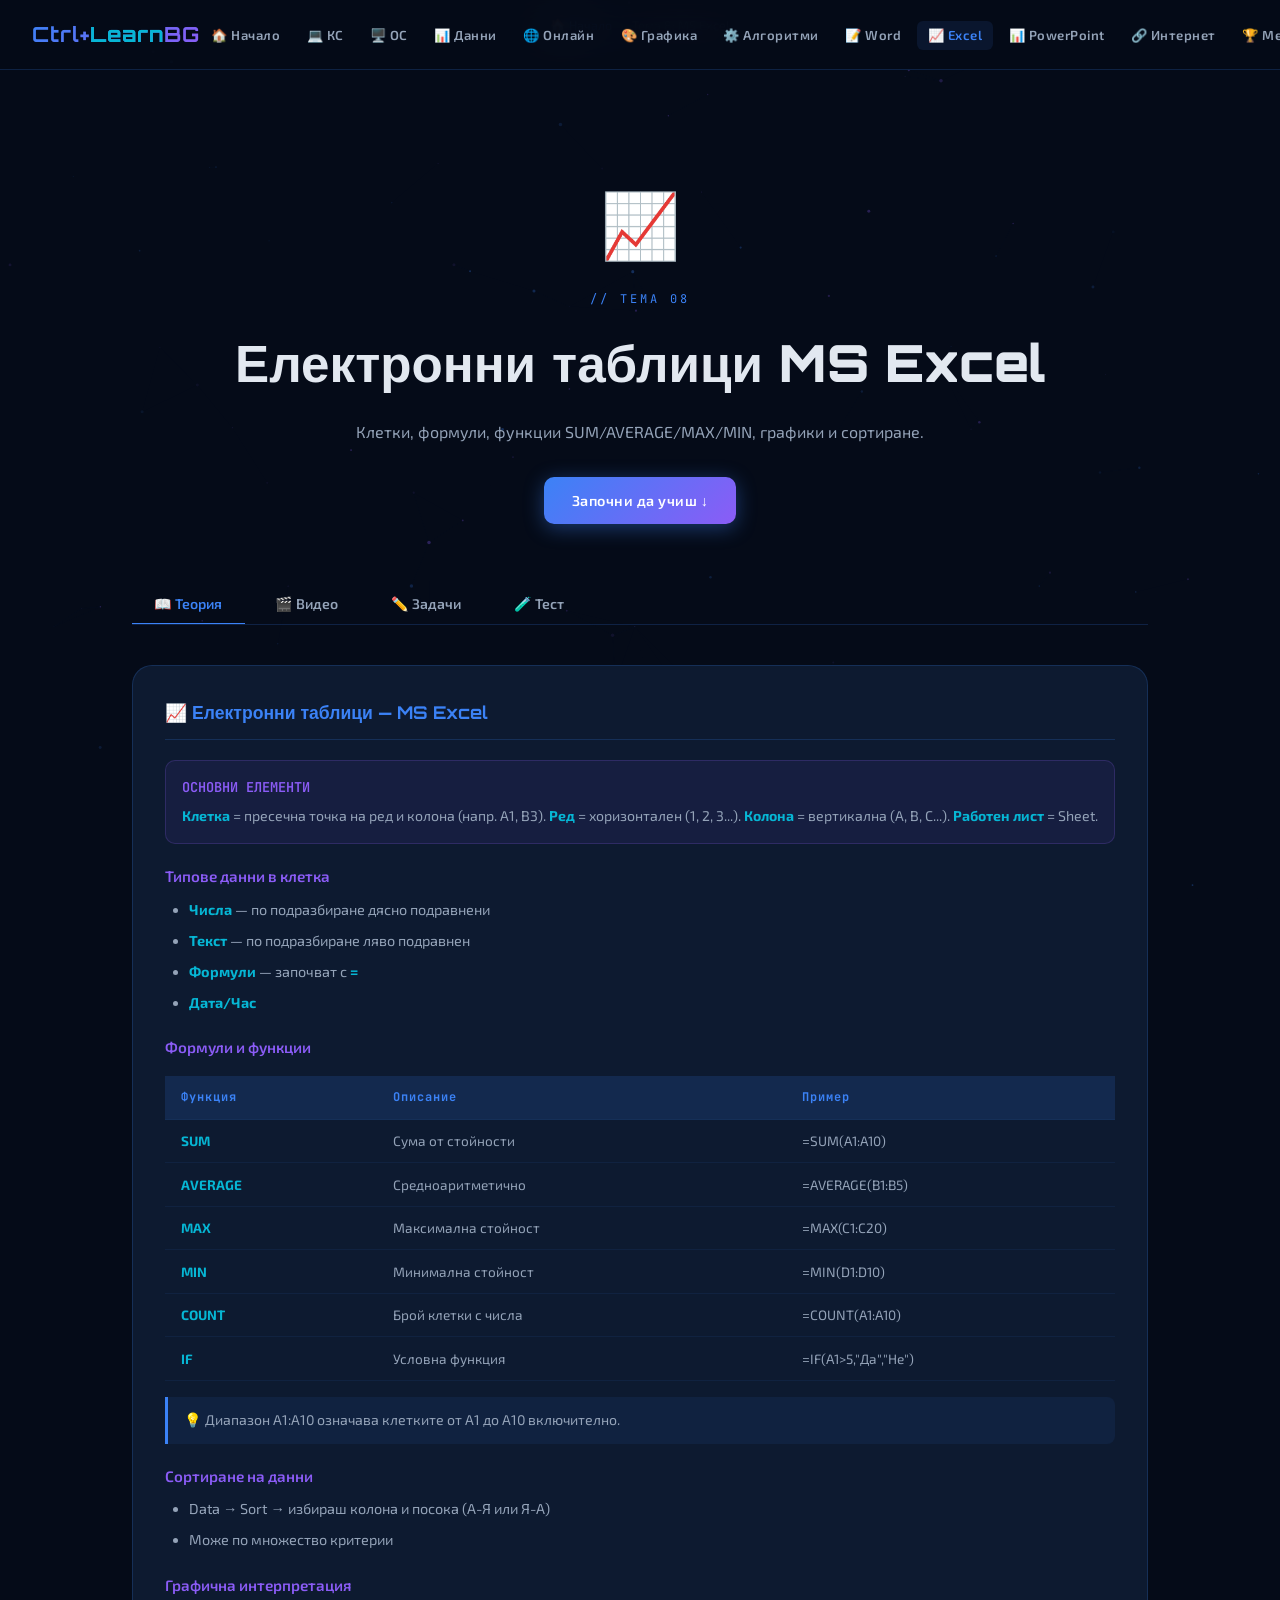
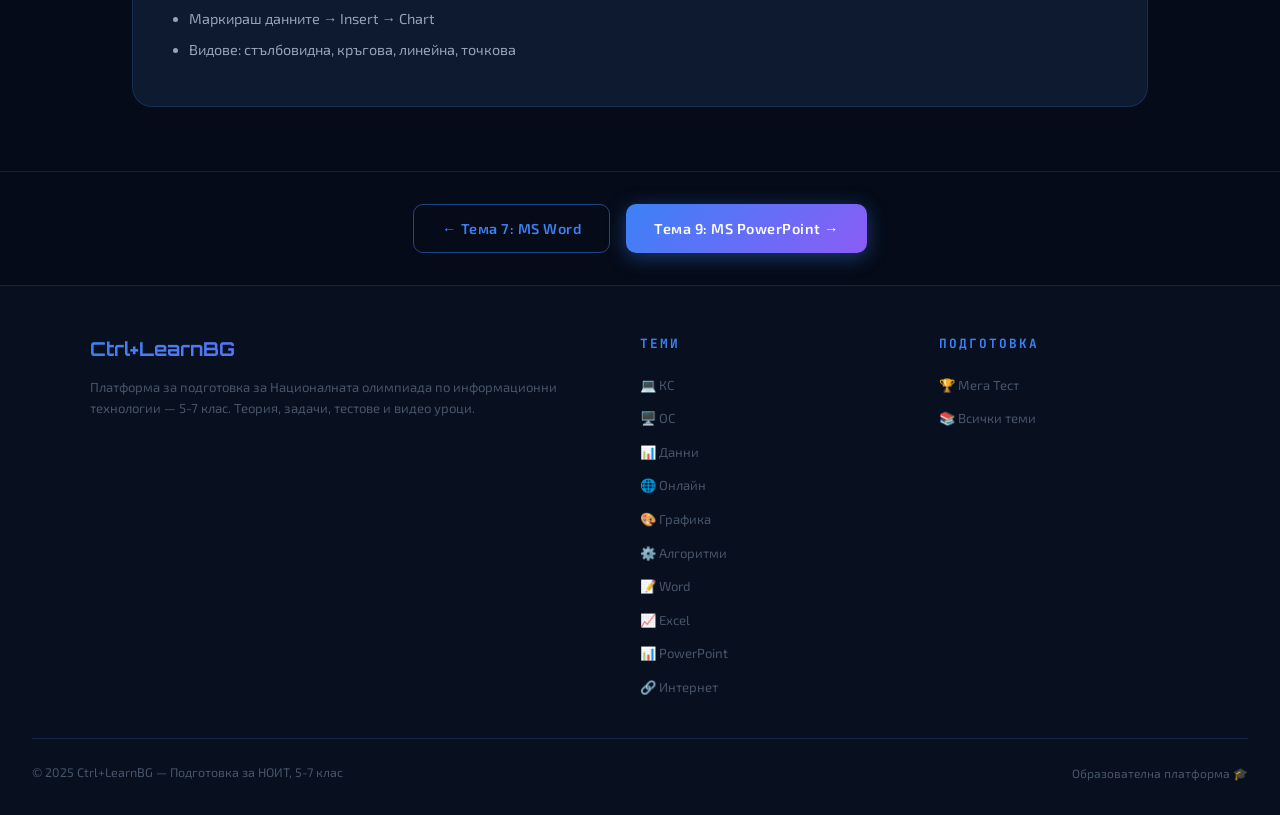
<file: pages/topic-8.html>
<!DOCTYPE html>
<html lang="bg">
<head>
  <meta charset="UTF-8">
  <meta name="viewport" content="width=device-width, initial-scale=1.0">
  <title>Тема 8: MS Excel | Ctrl+LearnBG</title>
  <link rel="stylesheet" href="../css/style.css">
</head>
<body>
<canvas id="particles-canvas"></canvas>
<div class="page-wrapper">
  <div class="breadcrumb"><a href="../index.html">🏠 Начало</a><span class="sep">›</span><span>Тема 8: MS Excel</span></div>
  <div class="topic-hero">
    <span class="topic-hero-icon">📈</span>
    <span class="topic-hero-num">// ТЕМА 08</span>
    <h1 class="topic-hero-title">Електронни таблици <span class="gradient-text">MS Excel</span></h1>
    <p class="topic-hero-desc">Клетки, формули, функции SUM/AVERAGE/MAX/MIN, графики и сортиране.</p>
    <a href="#tabs-section" class="btn btn-primary">Започни да учиш ↓</a>
  </div>
  <div class="tabs-container" id="tabs-section">
    <div class="tabs-nav">
      <button class="tab-btn active" data-tab="theory">📖 Теория</button>
      <button class="tab-btn" data-tab="video">🎬 Видео</button>
      <button class="tab-btn" data-tab="tasks">✏️ Задачи</button>
      <button class="tab-btn" data-tab="test">🧪 Тест</button>
    </div>
    <div class="tab-panel active" id="tab-theory">
      <div class="theory-content">
        <div class="theory-block reveal" id="theory-content-8">
          <h2>📈 Теория: MS Excel</h2>
          <p>Теорията за тази тема ще бъде заредена тук.</p>
        </div>
      </div>
    </div>
    <div class="tab-panel" id="tab-video">
      <div class="video-grid">
        <div class="video-card"><div class="video-thumb"><div class="video-placeholder"><div class="play-icon">▶</div><div>MS Excel урок 1</div></div></div><div class="video-info"><div class="video-title">MS Excel — основни функции</div><div class="video-channel">📺 Видео урок</div></div></div>
        <div class="video-card"><div class="video-thumb"><div class="video-placeholder"><div class="play-icon">▶</div><div>MS Excel урок 2</div></div></div><div class="video-info"><div class="video-title">MS Excel — практически примери</div><div class="video-channel">📺 Видео урок</div></div></div>
      </div>
    </div>
    <div class="tab-panel" id="tab-tasks">
      <div class="tasks-grid" id="tasks-content-8">
        <div class="task-card reveal"><div class="task-header"><div class="task-title">Задачите се зареждат...</div><span class="difficulty-badge easy">Лесна</span></div><div class="task-desc">Задачите за тази тема се добавят скоро.</div></div>
      </div>
    </div>
    <div class="tab-panel" id="tab-test">
      <div class="quiz-container">
        <h2 style="font-family:var(--font-display); margin-bottom:1.5rem; font-size:1.3rem;">🧪 Тест: MS Excel</h2>
        <div id="quiz-topic8"></div>
      </div>
    </div>
  </div>
  <div style="text-align:center; padding:2rem; border-top:1px solid var(--border); display:flex; gap:1rem; justify-content:center; flex-wrap:wrap;">
    <a href="topic-7.html" class="btn btn-outline">← Тема 7: MS Word</a>
    <a href='topic-9.html' class='btn btn-primary'>Тема 9: MS PowerPoint →</a>
  </div>
</div>
<script src="../js/main.js"></script>
<script src="../js/topic-content.js"></script>
<script src="../js/nav.js"></script>
<script>
// Inject theory and tasks for topic 8
document.addEventListener('DOMContentLoaded', () => {
  loadTopicContent(8);
});
</script>
</body>
</html>
</file>
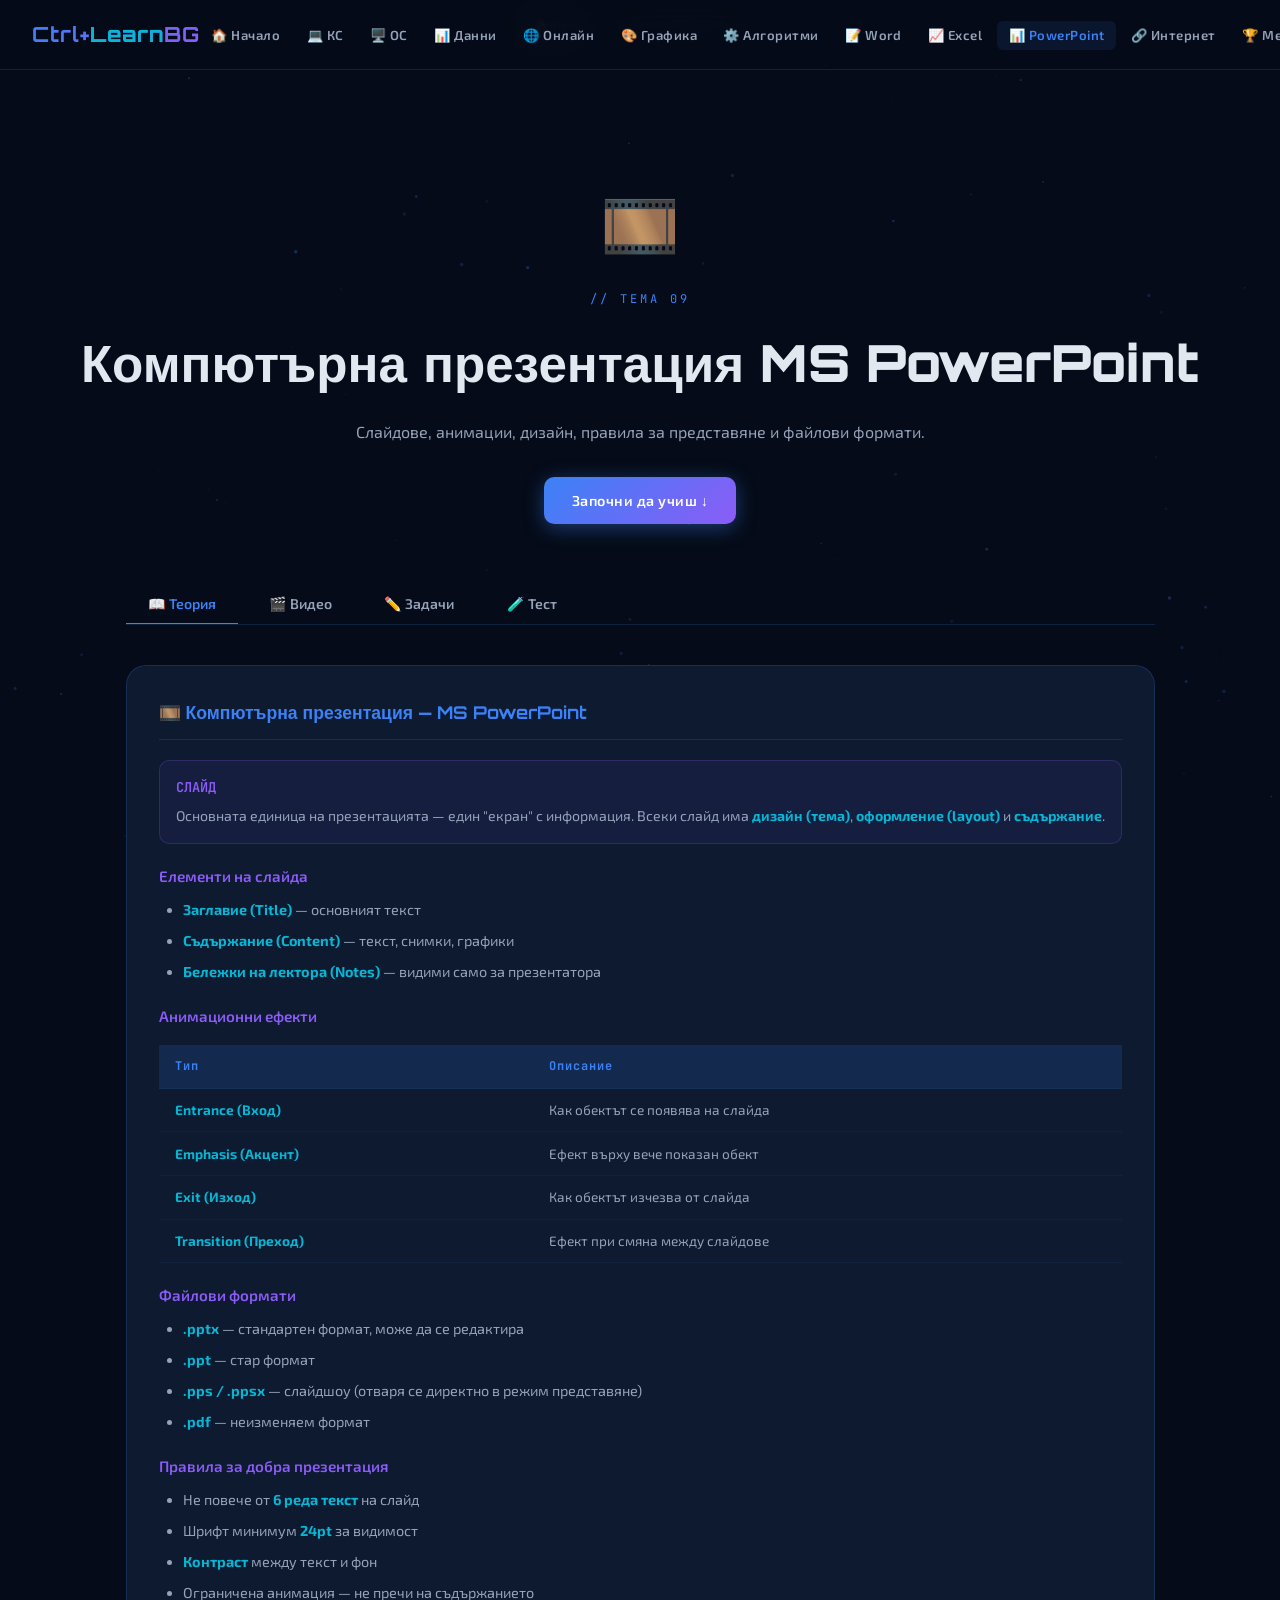
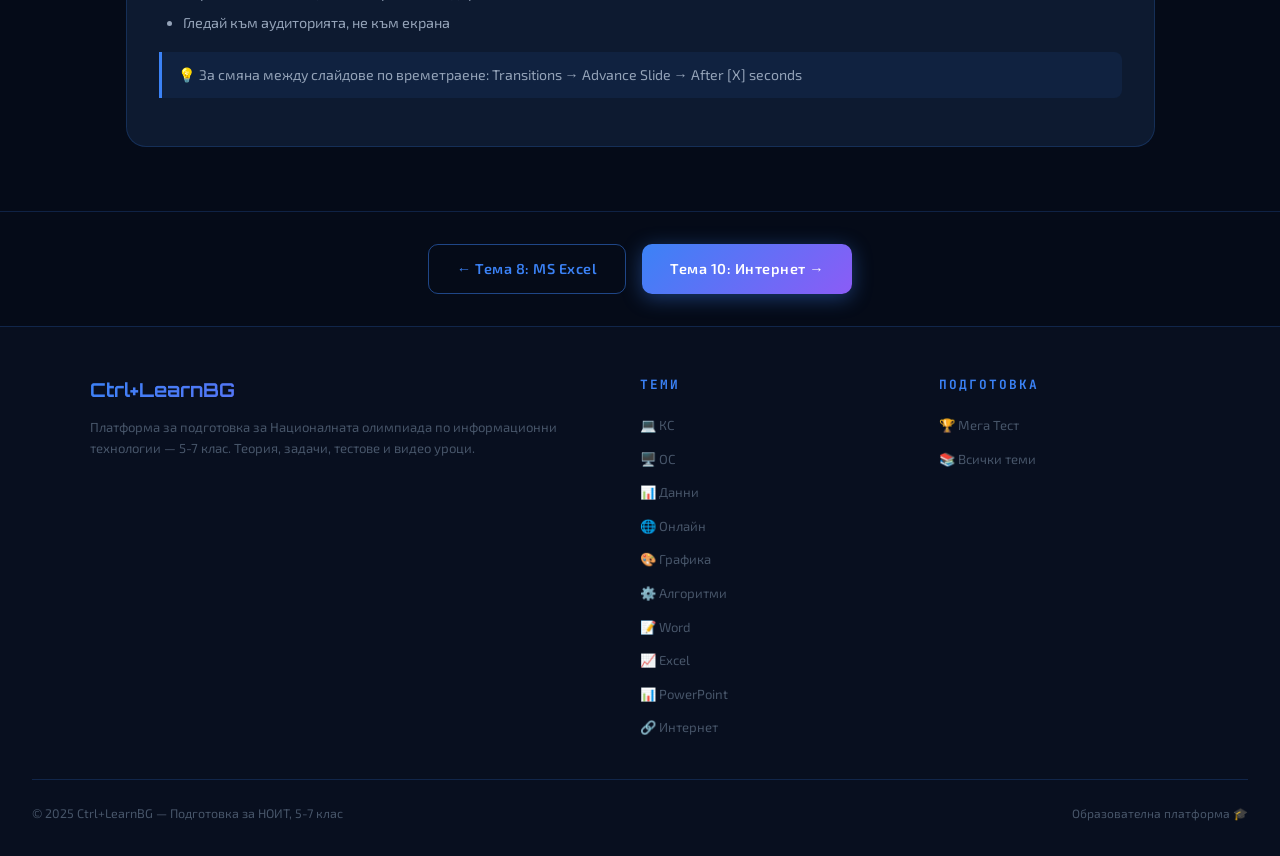
<file: pages/topic-9.html>
<!DOCTYPE html>
<html lang="bg">
<head>
  <meta charset="UTF-8">
  <meta name="viewport" content="width=device-width, initial-scale=1.0">
  <title>Тема 9: MS PowerPoint | Ctrl+LearnBG</title>
  <link rel="stylesheet" href="../css/style.css">
</head>
<body>
<canvas id="particles-canvas"></canvas>
<div class="page-wrapper">
  <div class="breadcrumb"><a href="../index.html">🏠 Начало</a><span class="sep">›</span><span>Тема 9: MS PowerPoint</span></div>
  <div class="topic-hero">
    <span class="topic-hero-icon">🎞️</span>
    <span class="topic-hero-num">// ТЕМА 09</span>
    <h1 class="topic-hero-title">Компютърна презентация <span class="gradient-text">MS PowerPoint</span></h1>
    <p class="topic-hero-desc">Слайдове, анимации, дизайн, правила за представяне и файлови формати.</p>
    <a href="#tabs-section" class="btn btn-primary">Започни да учиш ↓</a>
  </div>
  <div class="tabs-container" id="tabs-section">
    <div class="tabs-nav">
      <button class="tab-btn active" data-tab="theory">📖 Теория</button>
      <button class="tab-btn" data-tab="video">🎬 Видео</button>
      <button class="tab-btn" data-tab="tasks">✏️ Задачи</button>
      <button class="tab-btn" data-tab="test">🧪 Тест</button>
    </div>
    <div class="tab-panel active" id="tab-theory">
      <div class="theory-content">
        <div class="theory-block reveal" id="theory-content-9">
          <h2>🎞️ Теория: MS PowerPoint</h2>
          <p>Теорията за тази тема ще бъде заредена тук.</p>
        </div>
      </div>
    </div>
    <div class="tab-panel" id="tab-video">
      <div class="video-grid">
        <div class="video-card"><div class="video-thumb"><div class="video-placeholder"><div class="play-icon">▶</div><div>MS PowerPoint урок 1</div></div></div><div class="video-info"><div class="video-title">MS PowerPoint — основни функции</div><div class="video-channel">📺 Видео урок</div></div></div>
        <div class="video-card"><div class="video-thumb"><div class="video-placeholder"><div class="play-icon">▶</div><div>MS PowerPoint урок 2</div></div></div><div class="video-info"><div class="video-title">MS PowerPoint — практически примери</div><div class="video-channel">📺 Видео урок</div></div></div>
      </div>
    </div>
    <div class="tab-panel" id="tab-tasks">
      <div class="tasks-grid" id="tasks-content-9">
        <div class="task-card reveal"><div class="task-header"><div class="task-title">Задачите се зареждат...</div><span class="difficulty-badge easy">Лесна</span></div><div class="task-desc">Задачите за тази тема се добавят скоро.</div></div>
      </div>
    </div>
    <div class="tab-panel" id="tab-test">
      <div class="quiz-container">
        <h2 style="font-family:var(--font-display); margin-bottom:1.5rem; font-size:1.3rem;">🧪 Тест: MS PowerPoint</h2>
        <div id="quiz-topic9"></div>
      </div>
    </div>
  </div>
  <div style="text-align:center; padding:2rem; border-top:1px solid var(--border); display:flex; gap:1rem; justify-content:center; flex-wrap:wrap;">
    <a href="topic-8.html" class="btn btn-outline">← Тема 8: MS Excel</a>
    <a href='topic-10.html' class='btn btn-primary'>Тема 10: Интернет →</a>
  </div>
</div>
<script src="../js/main.js"></script>
<script src="../js/topic-content.js"></script>
<script src="../js/nav.js"></script>
<script>
// Inject theory and tasks for topic 9
document.addEventListener('DOMContentLoaded', () => {
  loadTopicContent(9);
});
</script>
</body>
</html>
</file>
<file: css/style.css>
/* =============================================
   CTRL+LEARNBG — Global Styles
   Dark Tech Theme: Blue/Purple
   ============================================= */

@import url('https://fonts.googleapis.com/css2?family=Orbitron:wght@400;600;700;900&family=Exo+2:ital,wght@0,300;0,400;0,600;1,300&family=JetBrains+Mono:wght@400;600&display=swap');

/* ---- CSS Variables ---- */
:root {
  --bg-primary:    #050b18;
  --bg-secondary:  #080f1f;
  --bg-card:       #0d1a30;
  --bg-card-hover: #112240;
  --accent-blue:   #3b82f6;
  --accent-purple: #8b5cf6;
  --accent-cyan:   #06b6d4;
  --accent-pink:   #ec4899;
  --glow-blue:     rgba(59, 130, 246, 0.4);
  --glow-purple:   rgba(139, 92, 246, 0.4);
  --text-primary:  #e2e8f0;
  --text-secondary:#94a3b8;
  --text-muted:    #475569;
  --border:        rgba(59, 130, 246, 0.2);
  --border-bright: rgba(59, 130, 246, 0.5);
  --gradient-main: linear-gradient(135deg, #3b82f6, #8b5cf6);
  --gradient-card: linear-gradient(135deg, rgba(59,130,246,0.08), rgba(139,92,246,0.08));
  --font-display:  'Orbitron', sans-serif;
  --font-body:     'Exo 2', sans-serif;
  --font-mono:     'JetBrains Mono', monospace;
  --radius:        12px;
  --radius-lg:     20px;
  --transition:    0.3s cubic-bezier(0.4, 0, 0.2, 1);
}

/* ---- Reset & Base ---- */
*, *::before, *::after { box-sizing: border-box; margin: 0; padding: 0; }

html { scroll-behavior: smooth; font-size: 16px; }

body {
  font-family: var(--font-body);
  background: var(--bg-primary);
  color: var(--text-primary);
  min-height: 100vh;
  overflow-x: hidden;
  line-height: 1.6;
}

/* ---- Scrollbar ---- */
::-webkit-scrollbar { width: 6px; }
::-webkit-scrollbar-track { background: var(--bg-secondary); }
::-webkit-scrollbar-thumb { background: var(--accent-blue); border-radius: 3px; }

/* ---- Canvas Particles Background ---- */
#particles-canvas {
  position: fixed;
  top: 0; left: 0;
  width: 100%; height: 100%;
  pointer-events: none;
  z-index: 0;
  opacity: 0.5;
}

/* ---- Page Wrapper ---- */
.page-wrapper {
  position: relative;
  z-index: 1;
  min-height: 100vh;
  display: flex;
  flex-direction: column;
}

/* =============================================
   NAVIGATION
   ============================================= */
.navbar {
  position: fixed;
  top: 0; left: 0; right: 0;
  z-index: 1000;
  padding: 0 2rem;
  height: 70px;
  display: flex;
  align-items: center;
  justify-content: space-between;
  background: rgba(5, 11, 24, 0.85);
  backdrop-filter: blur(20px);
  border-bottom: 1px solid var(--border);
  transition: var(--transition);
}

.navbar.scrolled {
  background: rgba(5, 11, 24, 0.97);
  box-shadow: 0 4px 30px rgba(59, 130, 246, 0.1);
}

.nav-logo {
  font-family: var(--font-display);
  font-size: 1.3rem;
  font-weight: 700;
  background: var(--gradient-main);
  -webkit-background-clip: text;
  -webkit-text-fill-color: transparent;
  background-clip: text;
  text-decoration: none;
  letter-spacing: 1px;
  white-space: nowrap;
}

.nav-logo span {
  color: var(--accent-cyan);
  -webkit-text-fill-color: var(--accent-cyan);
}

.nav-links {
  display: flex;
  list-style: none;
  gap: 0.25rem;
  align-items: center;
}

.nav-links a {
  color: var(--text-secondary);
  text-decoration: none;
  font-size: 0.82rem;
  font-weight: 600;
  letter-spacing: 0.5px;
  padding: 0.4rem 0.7rem;
  border-radius: 6px;
  transition: var(--transition);
  white-space: nowrap;
}

.nav-links a:hover, .nav-links a.active {
  color: var(--accent-blue);
  background: rgba(59, 130, 246, 0.1);
}

.nav-hamburger {
  display: none;
  flex-direction: column;
  gap: 5px;
  cursor: pointer;
  padding: 4px;
  background: none;
  border: none;
}

.nav-hamburger span {
  display: block;
  width: 24px;
  height: 2px;
  background: var(--accent-blue);
  transition: var(--transition);
  border-radius: 2px;
}

/* Mobile nav */
.nav-mobile {
  display: none;
  position: fixed;
  top: 70px; left: 0; right: 0;
  background: rgba(5, 11, 24, 0.98);
  backdrop-filter: blur(20px);
  border-bottom: 1px solid var(--border);
  z-index: 999;
  padding: 1rem;
  flex-direction: column;
  gap: 0.25rem;
  max-height: calc(100vh - 70px);
  overflow-y: auto;
}

.nav-mobile.open { display: flex; }

.nav-mobile a {
  color: var(--text-secondary);
  text-decoration: none;
  font-size: 0.9rem;
  font-weight: 600;
  padding: 0.65rem 1rem;
  border-radius: 8px;
  transition: var(--transition);
  border: 1px solid transparent;
}

.nav-mobile a:hover {
  color: var(--accent-blue);
  background: rgba(59, 130, 246, 0.1);
  border-color: var(--border);
}

/* =============================================
   HERO SECTION
   ============================================= */
.hero {
  min-height: 100vh;
  display: flex;
  align-items: center;
  justify-content: center;
  text-align: center;
  padding: 100px 2rem 60px;
  position: relative;
}

.hero-content { max-width: 900px; }

.hero-badge {
  display: inline-flex;
  align-items: center;
  gap: 0.5rem;
  background: rgba(59, 130, 246, 0.12);
  border: 1px solid var(--border-bright);
  border-radius: 50px;
  padding: 0.4rem 1.2rem;
  font-size: 0.8rem;
  font-weight: 600;
  color: var(--accent-blue);
  letter-spacing: 1px;
  margin-bottom: 2rem;
  font-family: var(--font-mono);
  animation: fadeInDown 0.8s ease forwards;
}

.hero-title {
  font-family: var(--font-display);
  font-size: clamp(2.5rem, 7vw, 5.5rem);
  font-weight: 900;
  line-height: 1.05;
  margin-bottom: 1.5rem;
  animation: fadeInUp 0.8s ease 0.2s both;
}

.hero-title .gradient-text {
  background: var(--gradient-main);
  -webkit-background-clip: text;
  -webkit-text-fill-color: transparent;
  background-clip: text;
}

.hero-title .cyan-text { color: var(--accent-cyan); }

.hero-subtitle {
  font-size: 1.15rem;
  color: var(--text-secondary);
  max-width: 600px;
  margin: 0 auto 2.5rem;
  font-weight: 300;
  animation: fadeInUp 0.8s ease 0.4s both;
}

.hero-buttons {
  display: flex;
  gap: 1rem;
  justify-content: center;
  flex-wrap: wrap;
  animation: fadeInUp 0.8s ease 0.6s both;
}

/* =============================================
   BUTTONS
   ============================================= */
.btn {
  display: inline-flex;
  align-items: center;
  gap: 0.5rem;
  padding: 0.75rem 1.75rem;
  border-radius: 10px;
  font-family: var(--font-body);
  font-size: 0.9rem;
  font-weight: 600;
  text-decoration: none;
  cursor: pointer;
  transition: var(--transition);
  border: none;
  letter-spacing: 0.5px;
}

.btn-primary {
  background: var(--gradient-main);
  color: #fff;
  box-shadow: 0 4px 20px var(--glow-blue);
}

.btn-primary:hover {
  transform: translateY(-2px);
  box-shadow: 0 8px 30px var(--glow-blue);
}

.btn-outline {
  background: transparent;
  color: var(--accent-blue);
  border: 1px solid var(--border-bright);
}

.btn-outline:hover {
  background: rgba(59, 130, 246, 0.1);
  transform: translateY(-2px);
}

.btn-sm {
  padding: 0.5rem 1.1rem;
  font-size: 0.82rem;
}

/* =============================================
   SECTION STYLES
   ============================================= */
.section {
  padding: 5rem 2rem;
}

.section-header {
  text-align: center;
  margin-bottom: 3.5rem;
}

.section-label {
  font-family: var(--font-mono);
  font-size: 0.75rem;
  color: var(--accent-blue);
  letter-spacing: 3px;
  text-transform: uppercase;
  margin-bottom: 0.75rem;
  display: block;
}

.section-title {
  font-family: var(--font-display);
  font-size: clamp(1.8rem, 4vw, 2.8rem);
  font-weight: 700;
  margin-bottom: 1rem;
  line-height: 1.2;
}

.section-title .gradient-text {
  background: var(--gradient-main);
  -webkit-background-clip: text;
  -webkit-text-fill-color: transparent;
  background-clip: text;
}

.section-desc {
  color: var(--text-secondary);
  max-width: 600px;
  margin: 0 auto;
  font-size: 1rem;
}

/* =============================================
   CARDS
   ============================================= */
.card-grid {
  display: grid;
  grid-template-columns: repeat(auto-fill, minmax(280px, 1fr));
  gap: 1.5rem;
  max-width: 1200px;
  margin: 0 auto;
}

.topic-card {
  background: var(--bg-card);
  border: 1px solid var(--border);
  border-radius: var(--radius-lg);
  padding: 1.75rem;
  text-decoration: none;
  color: inherit;
  transition: var(--transition);
  position: relative;
  overflow: hidden;
  display: flex;
  flex-direction: column;
  gap: 1rem;
}

.topic-card::before {
  content: '';
  position: absolute;
  inset: 0;
  background: var(--gradient-card);
  opacity: 0;
  transition: var(--transition);
}

.topic-card:hover {
  transform: translateY(-6px);
  border-color: var(--border-bright);
  box-shadow: 0 20px 50px rgba(59, 130, 246, 0.15);
}

.topic-card:hover::before { opacity: 1; }

.card-icon {
  width: 52px;
  height: 52px;
  border-radius: 12px;
  background: var(--gradient-main);
  display: flex;
  align-items: center;
  justify-content: center;
  font-size: 1.5rem;
  position: relative;
  z-index: 1;
  flex-shrink: 0;
}

.card-number {
  font-family: var(--font-mono);
  font-size: 0.7rem;
  color: var(--accent-blue);
  letter-spacing: 2px;
  position: relative;
  z-index: 1;
}

.card-title {
  font-family: var(--font-display);
  font-size: 0.95rem;
  font-weight: 700;
  line-height: 1.3;
  position: relative;
  z-index: 1;
  color: var(--text-primary);
}

.card-desc {
  font-size: 0.82rem;
  color: var(--text-secondary);
  line-height: 1.5;
  position: relative;
  z-index: 1;
  flex: 1;
}

.card-tags {
  display: flex;
  flex-wrap: wrap;
  gap: 0.4rem;
  position: relative;
  z-index: 1;
}

.tag {
  font-size: 0.68rem;
  padding: 0.2rem 0.6rem;
  border-radius: 20px;
  background: rgba(59, 130, 246, 0.12);
  border: 1px solid rgba(59, 130, 246, 0.25);
  color: var(--accent-blue);
  font-family: var(--font-mono);
  font-weight: 600;
}

.tag.purple { background: rgba(139, 92, 246, 0.12); border-color: rgba(139, 92, 246, 0.25); color: var(--accent-purple); }
.tag.cyan   { background: rgba(6, 182, 212, 0.12);  border-color: rgba(6, 182, 212, 0.25);  color: var(--accent-cyan); }
.tag.pink   { background: rgba(236, 72, 153, 0.12); border-color: rgba(236, 72, 153, 0.25); color: var(--accent-pink); }

/* =============================================
   STATS BAR
   ============================================= */
.stats-bar {
  background: var(--bg-card);
  border-top: 1px solid var(--border);
  border-bottom: 1px solid var(--border);
  padding: 2rem;
}

.stats-inner {
  max-width: 1000px;
  margin: 0 auto;
  display: grid;
  grid-template-columns: repeat(4, 1fr);
  gap: 2rem;
  text-align: center;
}

.stat-item {}

.stat-value {
  font-family: var(--font-display);
  font-size: 2rem;
  font-weight: 900;
  background: var(--gradient-main);
  -webkit-background-clip: text;
  -webkit-text-fill-color: transparent;
  background-clip: text;
}

.stat-label {
  font-size: 0.8rem;
  color: var(--text-muted);
  margin-top: 0.25rem;
  letter-spacing: 0.5px;
}

/* =============================================
   TOPIC PAGE LAYOUT
   ============================================= */
.topic-hero {
  padding: 120px 2rem 60px;
  text-align: center;
  position: relative;
}

.topic-hero-icon {
  font-size: 4rem;
  margin-bottom: 1rem;
  display: block;
}

.topic-hero-num {
  font-family: var(--font-mono);
  font-size: 0.75rem;
  color: var(--accent-blue);
  letter-spacing: 3px;
  margin-bottom: 0.75rem;
  display: block;
}

.topic-hero-title {
  font-family: var(--font-display);
  font-size: clamp(1.8rem, 5vw, 3.2rem);
  font-weight: 900;
  margin-bottom: 1rem;
}

.topic-hero-desc {
  color: var(--text-secondary);
  max-width: 650px;
  margin: 0 auto 2rem;
  font-size: 1rem;
}

/* =============================================
   TABS
   ============================================= */
.tabs-container {
  max-width: 1100px;
  margin: 0 auto;
  padding: 0 2rem 4rem;
}

.tabs-nav {
  display: flex;
  gap: 0.5rem;
  border-bottom: 1px solid var(--border);
  margin-bottom: 2.5rem;
  overflow-x: auto;
  padding-bottom: 0;
  scrollbar-width: none;
}

.tabs-nav::-webkit-scrollbar { display: none; }

.tab-btn {
  padding: 0.7rem 1.4rem;
  background: none;
  border: none;
  border-bottom: 2px solid transparent;
  color: var(--text-secondary);
  font-family: var(--font-body);
  font-size: 0.88rem;
  font-weight: 600;
  cursor: pointer;
  transition: var(--transition);
  white-space: nowrap;
  margin-bottom: -1px;
  display: flex;
  align-items: center;
  gap: 0.5rem;
}

.tab-btn:hover { color: var(--accent-blue); }

.tab-btn.active {
  color: var(--accent-blue);
  border-bottom-color: var(--accent-blue);
}

.tab-panel { display: none; animation: fadeIn 0.3s ease; }
.tab-panel.active { display: block; }

/* =============================================
   THEORY CONTENT
   ============================================= */
.theory-content {
  display: grid;
  gap: 2rem;
}

.theory-block {
  background: var(--bg-card);
  border: 1px solid var(--border);
  border-radius: var(--radius-lg);
  padding: 2rem;
  transition: var(--transition);
}

.theory-block:hover { border-color: var(--border-bright); }

.theory-block h2 {
  font-family: var(--font-display);
  font-size: 1.1rem;
  font-weight: 700;
  color: var(--accent-blue);
  margin-bottom: 1.25rem;
  display: flex;
  align-items: center;
  gap: 0.75rem;
  padding-bottom: 0.75rem;
  border-bottom: 1px solid var(--border);
}

.theory-block h3 {
  font-size: 0.95rem;
  font-weight: 600;
  color: var(--accent-purple);
  margin: 1.25rem 0 0.6rem;
}

.theory-block p {
  color: var(--text-secondary);
  font-size: 0.9rem;
  line-height: 1.7;
  margin-bottom: 0.75rem;
}

.theory-block ul, .theory-block ol {
  color: var(--text-secondary);
  font-size: 0.9rem;
  line-height: 1.7;
  padding-left: 1.5rem;
  margin-bottom: 0.75rem;
}

.theory-block li { margin-bottom: 0.4rem; }

.theory-block strong { color: var(--accent-cyan); }

.theory-block .highlight-box {
  background: rgba(59, 130, 246, 0.08);
  border-left: 3px solid var(--accent-blue);
  border-radius: 0 8px 8px 0;
  padding: 0.75rem 1rem;
  margin: 1rem 0;
  font-size: 0.88rem;
  color: var(--text-secondary);
}

.theory-block .definition {
  background: rgba(139, 92, 246, 0.08);
  border: 1px solid rgba(139, 92, 246, 0.2);
  border-radius: 10px;
  padding: 1rem;
  margin: 1rem 0;
}

.definition .def-term {
  font-family: var(--font-mono);
  font-size: 0.85rem;
  font-weight: 600;
  color: var(--accent-purple);
  margin-bottom: 0.4rem;
}

.def-body { font-size: 0.88rem; color: var(--text-secondary); }

/* Info grid */
.info-grid {
  display: grid;
  grid-template-columns: repeat(auto-fill, minmax(200px, 1fr));
  gap: 1rem;
  margin-top: 1rem;
}

.info-item {
  background: rgba(59, 130, 246, 0.06);
  border: 1px solid var(--border);
  border-radius: 10px;
  padding: 1rem;
  text-align: center;
}

.info-item .info-icon { font-size: 1.8rem; margin-bottom: 0.5rem; }
.info-item .info-name { font-size: 0.82rem; font-weight: 600; color: var(--accent-blue); margin-bottom: 0.3rem; }
.info-item .info-desc { font-size: 0.75rem; color: var(--text-muted); }

/* Table */
.data-table {
  width: 100%;
  border-collapse: collapse;
  font-size: 0.85rem;
  margin: 1rem 0;
}

.data-table th {
  background: rgba(59, 130, 246, 0.15);
  color: var(--accent-blue);
  font-family: var(--font-mono);
  font-size: 0.75rem;
  letter-spacing: 1px;
  padding: 0.75rem 1rem;
  text-align: left;
  border-bottom: 1px solid var(--border);
}

.data-table td {
  padding: 0.65rem 1rem;
  color: var(--text-secondary);
  border-bottom: 1px solid rgba(59, 130, 246, 0.08);
}

.data-table tr:hover td { background: rgba(59, 130, 246, 0.04); }

/* =============================================
   QUIZ / TEST
   ============================================= */
.quiz-container {
  max-width: 800px;
  margin: 0 auto;
}

.quiz-progress-bar {
  height: 4px;
  background: var(--bg-card);
  border-radius: 2px;
  margin-bottom: 2rem;
  overflow: hidden;
}

.quiz-progress-fill {
  height: 100%;
  background: var(--gradient-main);
  border-radius: 2px;
  transition: width 0.4s ease;
}

.quiz-meta {
  display: flex;
  justify-content: space-between;
  align-items: center;
  margin-bottom: 1.5rem;
}

.quiz-counter {
  font-family: var(--font-mono);
  font-size: 0.78rem;
  color: var(--text-muted);
}

.quiz-score-badge {
  font-family: var(--font-mono);
  font-size: 0.78rem;
  color: var(--accent-cyan);
  background: rgba(6, 182, 212, 0.1);
  border: 1px solid rgba(6, 182, 212, 0.25);
  padding: 0.25rem 0.75rem;
  border-radius: 20px;
}

.question-card {
  background: var(--bg-card);
  border: 1px solid var(--border);
  border-radius: var(--radius-lg);
  padding: 2rem;
  margin-bottom: 1.5rem;
}

.question-text {
  font-size: 1rem;
  font-weight: 600;
  color: var(--text-primary);
  margin-bottom: 1.5rem;
  line-height: 1.5;
}

.question-type-label {
  font-family: var(--font-mono);
  font-size: 0.68rem;
  color: var(--accent-purple);
  letter-spacing: 2px;
  margin-bottom: 0.5rem;
  display: block;
}

.options-grid {
  display: grid;
  gap: 0.75rem;
}

.option-btn {
  width: 100%;
  text-align: left;
  padding: 0.9rem 1.2rem;
  background: rgba(59, 130, 246, 0.04);
  border: 1px solid var(--border);
  border-radius: 10px;
  color: var(--text-secondary);
  font-family: var(--font-body);
  font-size: 0.88rem;
  cursor: pointer;
  transition: var(--transition);
  display: flex;
  align-items: center;
  gap: 0.75rem;
}

.option-btn:hover:not(:disabled) {
  border-color: var(--border-bright);
  background: rgba(59, 130, 246, 0.1);
  color: var(--text-primary);
}

.option-btn .opt-letter {
  width: 26px;
  height: 26px;
  border-radius: 50%;
  background: rgba(59, 130, 246, 0.15);
  display: flex;
  align-items: center;
  justify-content: center;
  font-family: var(--font-mono);
  font-size: 0.75rem;
  font-weight: 600;
  color: var(--accent-blue);
  flex-shrink: 0;
}

.option-btn.correct {
  border-color: #10b981;
  background: rgba(16, 185, 129, 0.1);
  color: #10b981;
}

.option-btn.correct .opt-letter {
  background: rgba(16, 185, 129, 0.2);
  color: #10b981;
}

.option-btn.wrong {
  border-color: #ef4444;
  background: rgba(239, 68, 68, 0.1);
  color: #ef4444;
}

.option-btn.wrong .opt-letter {
  background: rgba(239, 68, 68, 0.2);
  color: #ef4444;
}

.option-btn:disabled { cursor: default; }

/* Text input question */
.text-answer {
  width: 100%;
  padding: 0.85rem 1.1rem;
  background: rgba(59, 130, 246, 0.04);
  border: 1px solid var(--border);
  border-radius: 10px;
  color: var(--text-primary);
  font-family: var(--font-body);
  font-size: 0.9rem;
  outline: none;
  transition: var(--transition);
}

.text-answer:focus {
  border-color: var(--accent-blue);
  box-shadow: 0 0 0 3px rgba(59, 130, 246, 0.15);
}

.quiz-feedback {
  padding: 0.85rem 1.1rem;
  border-radius: 10px;
  font-size: 0.88rem;
  margin-top: 0.75rem;
  display: none;
}

.quiz-feedback.correct-fb {
  background: rgba(16, 185, 129, 0.1);
  border: 1px solid rgba(16, 185, 129, 0.25);
  color: #10b981;
  display: block;
}

.quiz-feedback.wrong-fb {
  background: rgba(239, 68, 68, 0.1);
  border: 1px solid rgba(239, 68, 68, 0.25);
  color: #ef4444;
  display: block;
}

.quiz-nav {
  display: flex;
  justify-content: space-between;
  align-items: center;
  margin-top: 1.5rem;
}

/* Result screen */
.result-screen {
  text-align: center;
  padding: 3rem 2rem;
  background: var(--bg-card);
  border: 1px solid var(--border);
  border-radius: var(--radius-lg);
}

.result-emoji { font-size: 4rem; margin-bottom: 1rem; }

.result-title {
  font-family: var(--font-display);
  font-size: 1.6rem;
  margin-bottom: 0.5rem;
}

.result-score {
  font-family: var(--font-mono);
  font-size: 3rem;
  font-weight: 900;
  background: var(--gradient-main);
  -webkit-background-clip: text;
  -webkit-text-fill-color: transparent;
  background-clip: text;
  margin: 1rem 0;
}

.result-msg { color: var(--text-secondary); margin-bottom: 2rem; }

/* =============================================
   TASKS SECTION
   ============================================= */
.tasks-grid {
  display: grid;
  gap: 1.25rem;
}

.task-card {
  background: var(--bg-card);
  border: 1px solid var(--border);
  border-radius: var(--radius);
  padding: 1.5rem;
  transition: var(--transition);
}

.task-card:hover { border-color: var(--border-bright); }

.task-header {
  display: flex;
  align-items: flex-start;
  justify-content: space-between;
  gap: 1rem;
  margin-bottom: 0.75rem;
}

.task-title {
  font-size: 0.95rem;
  font-weight: 600;
  color: var(--text-primary);
}

.difficulty-badge {
  font-family: var(--font-mono);
  font-size: 0.68rem;
  padding: 0.2rem 0.6rem;
  border-radius: 20px;
  font-weight: 600;
  white-space: nowrap;
  flex-shrink: 0;
}

.difficulty-badge.easy { background: rgba(16,185,129,0.12); color: #10b981; border: 1px solid rgba(16,185,129,0.25); }
.difficulty-badge.medium { background: rgba(245,158,11,0.12); color: #f59e0b; border: 1px solid rgba(245,158,11,0.25); }
.difficulty-badge.hard { background: rgba(239,68,68,0.12); color: #ef4444; border: 1px solid rgba(239,68,68,0.25); }

.task-desc { font-size: 0.85rem; color: var(--text-secondary); line-height: 1.6; margin-bottom: 1rem; }

.task-answer-toggle {
  background: none;
  border: 1px solid var(--border);
  color: var(--accent-blue);
  font-family: var(--font-body);
  font-size: 0.8rem;
  cursor: pointer;
  padding: 0.45rem 0.9rem;
  border-radius: 6px;
  transition: var(--transition);
  font-weight: 600;
}

.task-answer-toggle:hover { background: rgba(59, 130, 246, 0.1); }

.task-answer {
  display: none;
  margin-top: 1rem;
  padding: 1rem;
  background: rgba(16, 185, 129, 0.06);
  border: 1px solid rgba(16, 185, 129, 0.2);
  border-radius: 8px;
  font-size: 0.85rem;
  color: var(--text-secondary);
  line-height: 1.6;
}

.task-answer.show { display: block; }
.task-answer strong { color: #10b981; }

/* =============================================
   VIDEO SECTION
   ============================================= */
.video-grid {
  display: grid;
  grid-template-columns: repeat(auto-fill, minmax(300px, 1fr));
  gap: 1.5rem;
}

.video-card {
  background: var(--bg-card);
  border: 1px solid var(--border);
  border-radius: var(--radius-lg);
  overflow: hidden;
  transition: var(--transition);
}

.video-card:hover { transform: translateY(-4px); border-color: var(--border-bright); }

.video-thumb {
  width: 100%;
  aspect-ratio: 16/9;
  background: var(--bg-secondary);
  position: relative;
  overflow: hidden;
}

.video-thumb iframe {
  width: 100%;
  height: 100%;
  border: none;
}

.video-placeholder {
  width: 100%;
  height: 100%;
  display: flex;
  flex-direction: column;
  align-items: center;
  justify-content: center;
  background: linear-gradient(135deg, rgba(59,130,246,0.1), rgba(139,92,246,0.1));
  color: var(--text-muted);
  font-size: 0.85rem;
  gap: 0.5rem;
}

.video-placeholder .play-icon { font-size: 2.5rem; opacity: 0.5; }

.video-info { padding: 1rem 1.25rem; }
.video-title { font-size: 0.88rem; font-weight: 600; margin-bottom: 0.3rem; }
.video-channel { font-size: 0.78rem; color: var(--text-muted); }

/* =============================================
   BREADCRUMB
   ============================================= */
.breadcrumb {
  display: flex;
  align-items: center;
  gap: 0.5rem;
  font-size: 0.78rem;
  color: var(--text-muted);
  padding: 1rem 2rem;
  max-width: 1100px;
  margin: 0 auto;
}

.breadcrumb a { color: var(--accent-blue); text-decoration: none; }
.breadcrumb a:hover { text-decoration: underline; }
.breadcrumb .sep { color: var(--text-muted); }

/* =============================================
   FOOTER
   ============================================= */
footer {
  background: var(--bg-secondary);
  border-top: 1px solid var(--border);
  padding: 3rem 2rem 2rem;
  margin-top: auto;
}

.footer-inner {
  max-width: 1100px;
  margin: 0 auto;
  display: grid;
  grid-template-columns: 2fr 1fr 1fr;
  gap: 3rem;
  margin-bottom: 2rem;
}

.footer-brand .brand-name {
  font-family: var(--font-display);
  font-size: 1.2rem;
  font-weight: 700;
  background: var(--gradient-main);
  -webkit-background-clip: text;
  -webkit-text-fill-color: transparent;
  background-clip: text;
  margin-bottom: 0.75rem;
}

.footer-brand p { font-size: 0.82rem; color: var(--text-muted); line-height: 1.6; }

.footer-col h4 {
  font-size: 0.8rem;
  font-family: var(--font-mono);
  letter-spacing: 2px;
  color: var(--accent-blue);
  margin-bottom: 1rem;
}

.footer-col ul { list-style: none; }
.footer-col ul li { margin-bottom: 0.5rem; }
.footer-col ul a { font-size: 0.82rem; color: var(--text-muted); text-decoration: none; transition: var(--transition); }
.footer-col ul a:hover { color: var(--accent-blue); }

.footer-bottom {
  border-top: 1px solid var(--border);
  padding-top: 1.5rem;
  display: flex;
  justify-content: space-between;
  align-items: center;
  flex-wrap: wrap;
  gap: 1rem;
}

.footer-bottom p { font-size: 0.78rem; color: var(--text-muted); }

/* =============================================
   ANIMATIONS
   ============================================= */
@keyframes fadeIn {
  from { opacity: 0; }
  to { opacity: 1; }
}

@keyframes fadeInUp {
  from { opacity: 0; transform: translateY(30px); }
  to { opacity: 1; transform: translateY(0); }
}

@keyframes fadeInDown {
  from { opacity: 0; transform: translateY(-20px); }
  to { opacity: 1; transform: translateY(0); }
}

@keyframes pulse-glow {
  0%, 100% { box-shadow: 0 0 20px var(--glow-blue); }
  50% { box-shadow: 0 0 40px var(--glow-purple), 0 0 60px var(--glow-blue); }
}

.glow-pulse { animation: pulse-glow 3s ease-in-out infinite; }

/* Scroll reveal */
.reveal {
  opacity: 0;
  transform: translateY(30px);
  transition: opacity 0.7s ease, transform 0.7s ease;
}

.reveal.visible {
  opacity: 1;
  transform: translateY(0);
}

/* =============================================
   RESPONSIVE
   ============================================= */
@media (max-width: 900px) {
  .nav-links { display: none; }
  .nav-hamburger { display: flex; }

  .stats-inner { grid-template-columns: repeat(2, 1fr); gap: 1.5rem; }

  .footer-inner { grid-template-columns: 1fr 1fr; }
  .footer-brand { grid-column: 1 / -1; }
}

@media (max-width: 600px) {
  .hero { padding: 100px 1.25rem 50px; }
  .section { padding: 3rem 1.25rem; }
  .tabs-container { padding: 0 1.25rem 3rem; }

  .card-grid { grid-template-columns: 1fr; }
  .stats-inner { grid-template-columns: repeat(2, 1fr); }
  .footer-inner { grid-template-columns: 1fr; gap: 2rem; }
  .footer-bottom { flex-direction: column; text-align: center; }

  .quiz-nav { flex-direction: column-reverse; gap: 0.75rem; }
  .quiz-nav .btn { width: 100%; justify-content: center; }
}

/* =============================================
   UTILITY
   ============================================= */
.container { max-width: 1200px; margin: 0 auto; }
.text-center { text-align: center; }
.mt-1 { margin-top: 0.5rem; }
.mt-2 { margin-top: 1rem; }
.mt-3 { margin-top: 1.5rem; }
.mb-2 { margin-bottom: 1rem; }
.hidden { display: none !important; }
.flex-center { display: flex; align-items: center; justify-content: center; }
.gap-1 { gap: 0.5rem; }

/* Code block */
pre, code {
  font-family: var(--font-mono);
  font-size: 0.82rem;
}

pre {
  background: rgba(0,0,0,0.4);
  border: 1px solid var(--border);
  border-radius: 8px;
  padding: 1.25rem;
  overflow-x: auto;
  margin: 1rem 0;
  color: var(--accent-cyan);
  line-height: 1.7;
}
</file>
